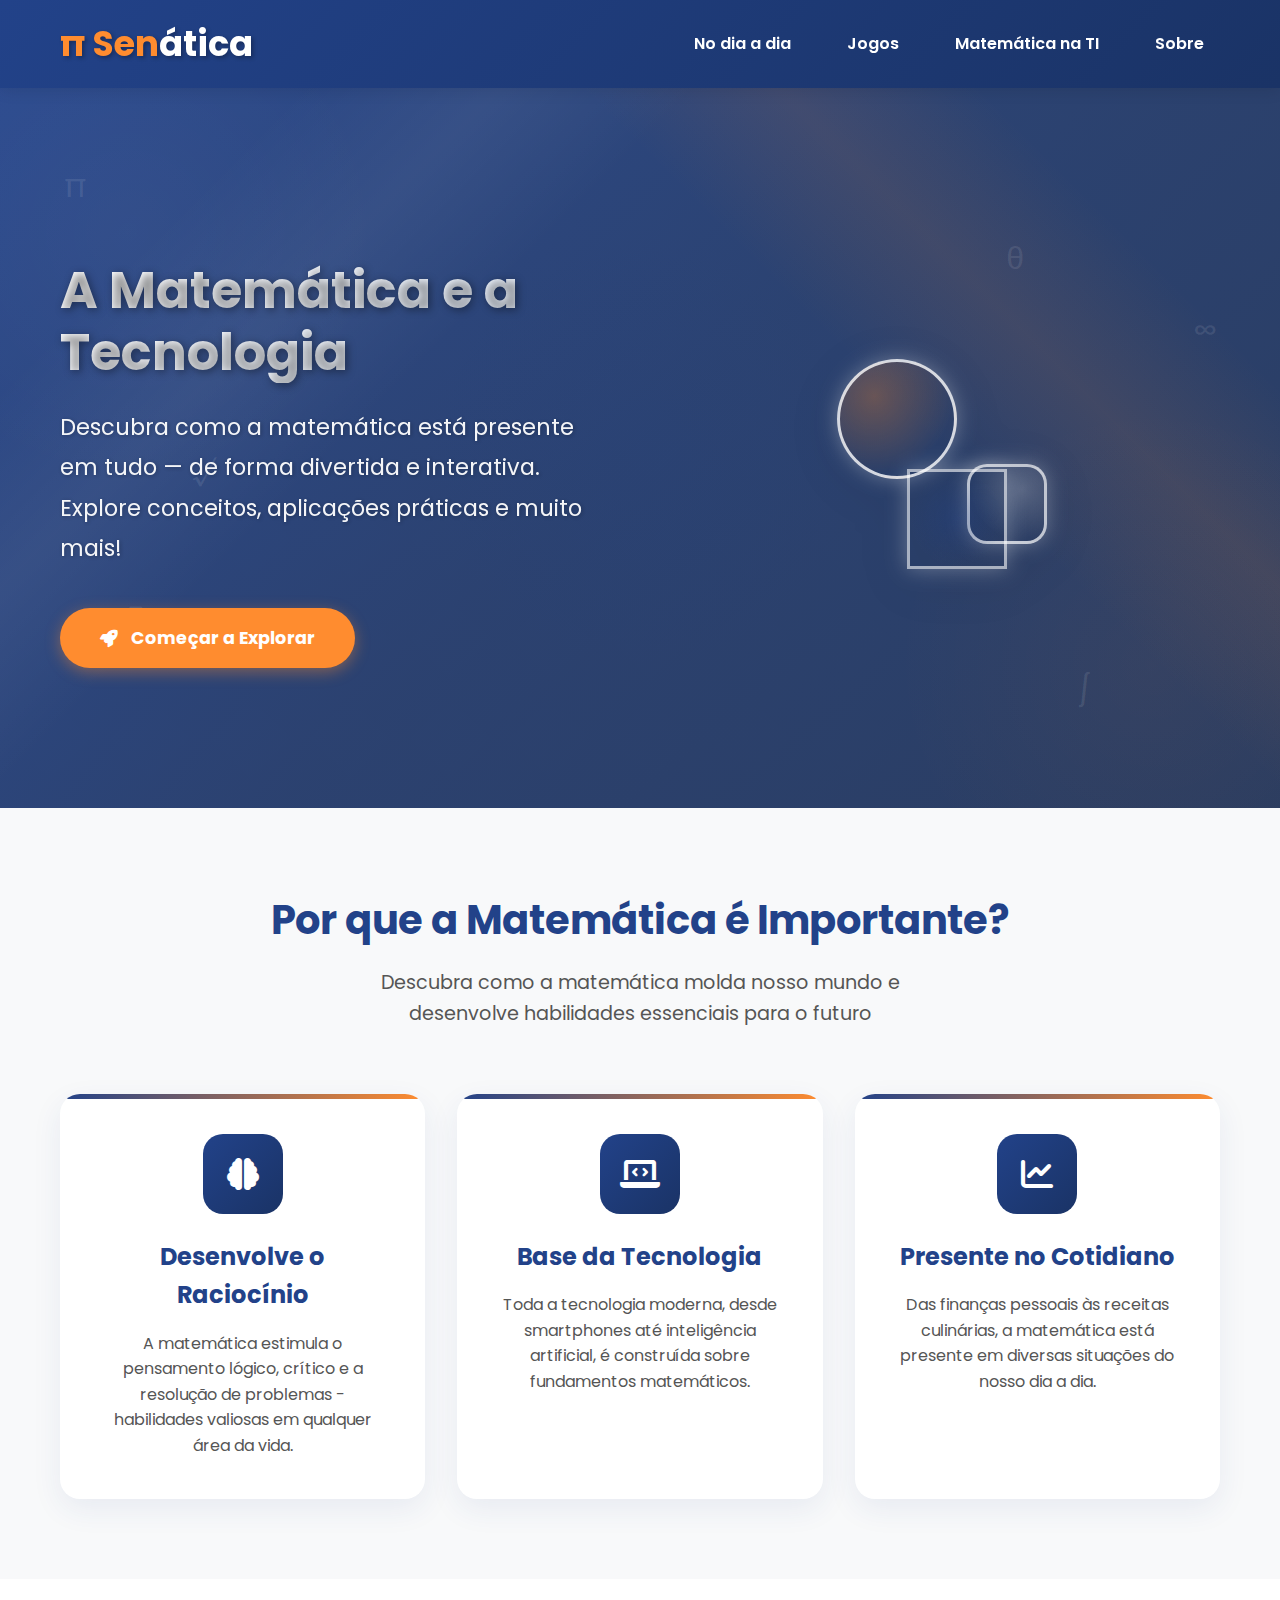
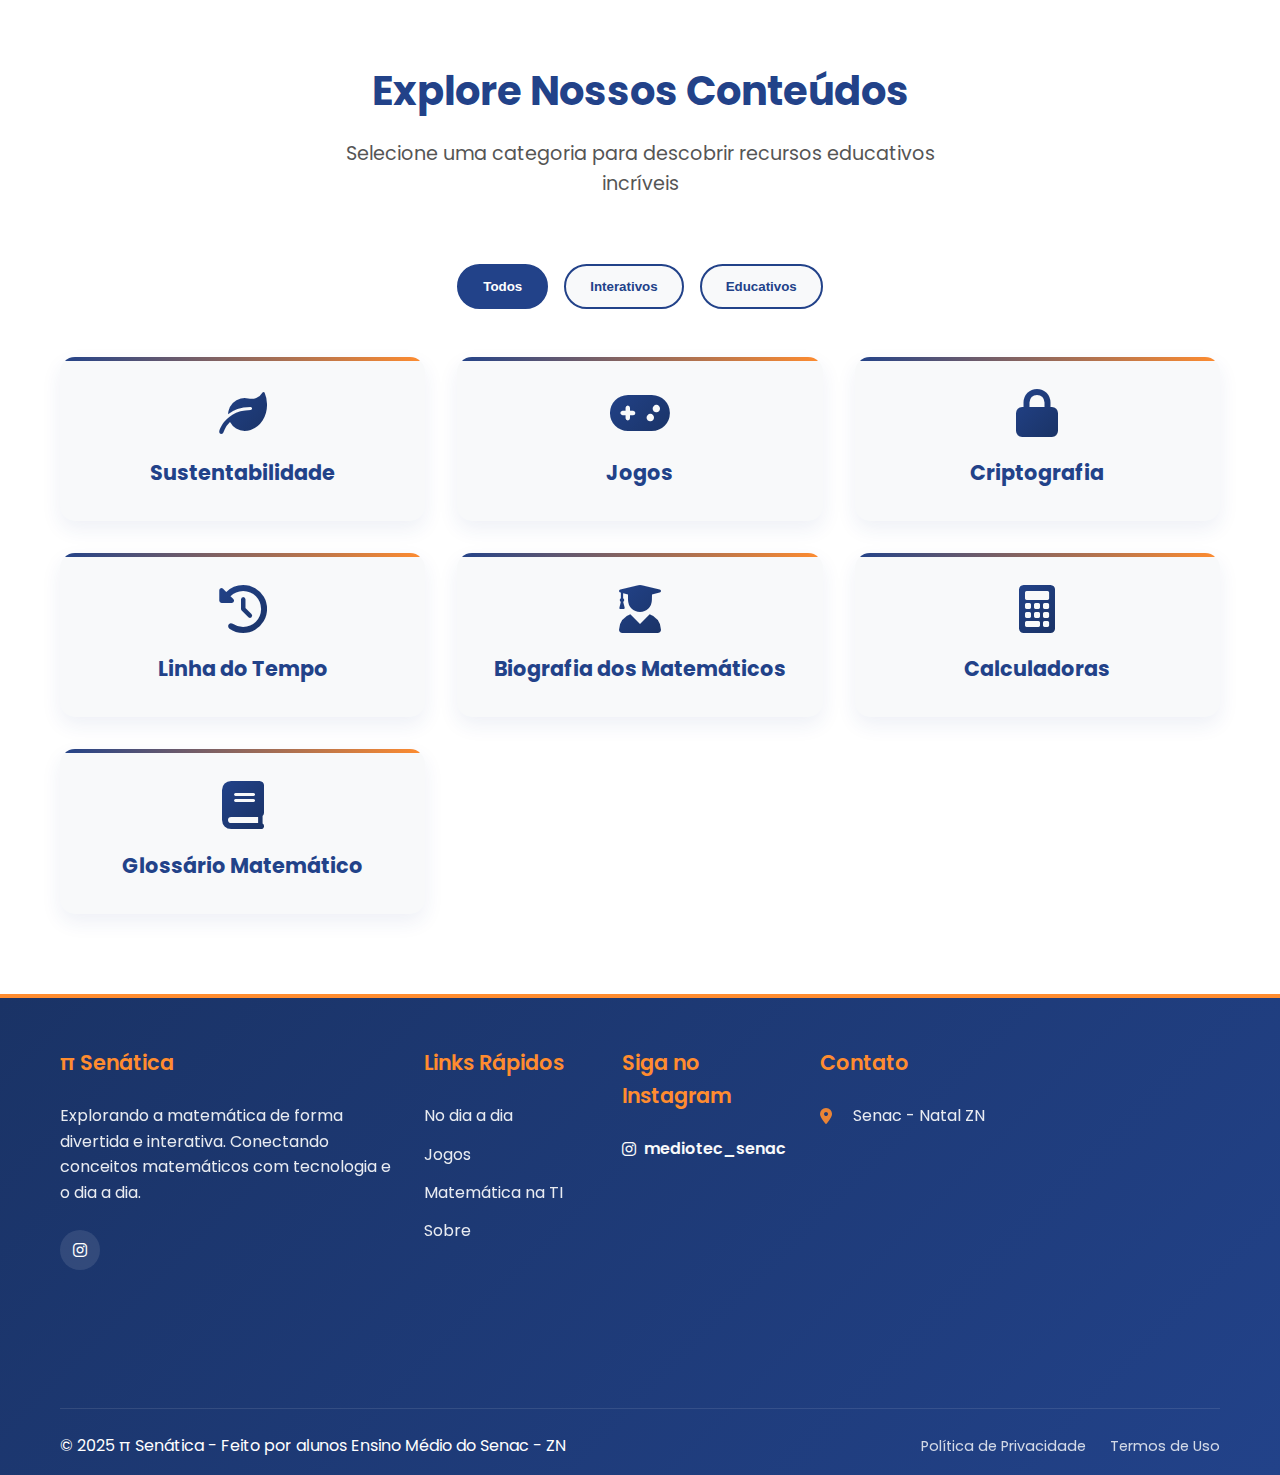
<file: index.html>
<!DOCTYPE html>
<html lang="pt-BR">

<head>
    <meta charset="UTF-8">
    <meta name="viewport" content="width=device-width, initial-scale=1.0">
    <title>π Senática - Matemática Conectada</title>
    <link href="https://fonts.googleapis.com/css2?family=Poppins:wght@400;600;700&display=swap" rel="stylesheet">
    <link rel="stylesheet" href="https://cdnjs.cloudflare.com/ajax/libs/font-awesome/6.0.0-beta3/css/all.min.css">
    <style>
        /* ===== VARIÁVEIS CSS PRINCIPAIS ===== */
        :root {
            /* Cores padrão */
            --primary-blue: #224289;
            --accent-orange: #FF8C2F;
            --footer-blue: #1A3366;
            --background-white: #FFFFFF;
            --body-background: #F8F9FA;
            --text-light-gray: #555555;
            --font-primary: 'Poppins', sans-serif;

            /* Tamanhos de fonte */
            --font-size-base: 16px;
            --font-size-large: 1.25rem;
            --font-size-xlarge: 1.5rem;
            --line-height-normal: 1.6;
            --line-height-loose: 1.8;
        }

        /* ===== ESTILOS GERAIS ===== */
        * {
            margin: 0;
            padding: 0;
            box-sizing: border-box;
        }

        body {
            font-family: var(--font-primary);
            background-color: var(--body-background);
            color: var(--text-light-gray);
            line-height: var(--line-height-normal);
            font-size: var(--font-size-base);
        }

        .container {
            max-width: 1200px;
            margin: 0 auto;
            padding: 0 20px;
        }

        /* ===== HEADER ===== */
        .main-header {
            background: linear-gradient(135deg, var(--primary-blue), var(--footer-blue));
            padding: 1rem 0;
            box-shadow: 0 2px 15px rgba(0, 0, 0, 0.1);
            position: sticky;
            top: 0;
            z-index: 999;
        }

        .header-content {
            display: flex;
            justify-content: space-between;
            align-items: center;
        }

        .logo {
            font-size: 2.2rem;
            font-weight: 700;
            color: var(--background-white);
            text-shadow: 2px 2px 4px rgba(0, 0, 0, 0.3);
        }

        .logo-pi {
            color: var(--accent-orange);
            font-weight: 700;
        }

        .main-nav ul {
            display: flex;
            list-style: none;
            gap: 1.5rem;
        }

        .main-nav a {
            color: var(--background-white);
            text-decoration: none;
            font-weight: 600;
            transition: all 0.3s ease;
            padding: 0.5rem 1rem;
            border-radius: 8px;
            font-size: 1rem;
        }

        .main-nav a:hover,
        .main-nav a:focus {
            color: var(--accent-orange);
            background: rgba(255, 255, 255, 0.1);
            transform: translateY(-2px);
            outline: 2px solid var(--accent-orange);
        }

        .main-nav a.active {
            background: rgba(255, 255, 255, 0.2);
            color: var(--accent-orange);
        }

        /* ===== HERO SECTION ATUALIZADA ===== */
        .hero-section {
            background: 
                linear-gradient(135deg, 
                    rgba(34, 66, 137, 0.95) 0%, 
                    rgba(26, 51, 102, 0.92) 50%, 
                    rgba(20, 40, 80, 0.9) 100%),
                url('data:image/svg+xml,<svg xmlns="http://www.w3.org/2000/svg" viewBox="0 0 100 100" width="100" height="100" opacity="0.1"><path d="M30,30 Q50,10 70,30 T90,50 T70,70 T50,90 T30,70 T10,50 T30,30 Z" fill="white"/></svg>') repeat,
                radial-gradient(circle at 20% 80%, rgba(255, 140, 47, 0.15) 0%, transparent 50%),
                radial-gradient(circle at 80% 20%, rgba(255, 255, 255, 0.1) 0%, transparent 50%);
            color: var(--background-white);
            padding: 6rem 0 4rem;
            position: relative;
            overflow: hidden;
            min-height: 80vh;
            display: flex;
            align-items: center;
        }

        .hero-section::before {
            content: '';
            position: absolute;
            top: 0;
            left: 0;
            width: 100%;
            height: 100%;
            background: 
                linear-gradient(45deg, transparent 65%, rgba(255, 140, 47, 0.1) 75%, transparent 85%),
                linear-gradient(-45deg, transparent 65%, rgba(255, 255, 255, 0.05) 75%, transparent 85%);
            animation: shine 8s ease-in-out infinite;
            z-index: 1;
        }

        .hero-section::after {
            content: '';
            position: absolute;
            top: 0;
            left: 0;
            width: 100%;
            height: 100%;
            background: 
                radial-gradient(circle at 10% 20%, rgba(255, 255, 255, 0.03) 0%, transparent 20%),
                radial-gradient(circle at 90% 80%, rgba(255, 140, 47, 0.05) 0%, transparent 20%),
                radial-gradient(circle at 50% 50%, rgba(34, 66, 137, 0.1) 0%, transparent 30%);
            z-index: 1;
        }

        .hero-content-wrapper {
            display: grid;
            grid-template-columns: 1fr 1fr;
            gap: 3rem;
            align-items: center;
            position: relative;
            z-index: 2;
        }

        .hero-text-content h1 {
            font-size: 3.2rem;
            font-weight: 700;
            margin-bottom: 1.5rem;
            line-height: 1.2;
            text-shadow: 2px 2px 8px rgba(0, 0, 0, 0.4);
            background: linear-gradient(135deg, #ffffff 0%, #e6f0ff 100%);
            -webkit-background-clip: text;
            -webkit-text-fill-color: transparent;
            background-clip: text;
            animation: fadeInUp 0.8s ease-out;
        }

        .hero-text-content p {
            font-size: 1.4rem;
            margin-bottom: 2.5rem;
            opacity: 0.95;
            line-height: var(--line-height-loose);
            text-shadow: 1px 1px 4px rgba(0, 0, 0, 0.3);
            animation: fadeInUp 0.8s ease-out 0.2s both;
        }

        .btn-primary {
            display: inline-flex;
            align-items: center;
            gap: 0.8rem;
            background: var(--accent-orange);
            color: var(--background-white);
            padding: 1rem 2.5rem;
            border-radius: 50px;
            text-decoration: none;
            font-weight: 700;
            transition: all 0.3s ease;
            border: none;
            cursor: pointer;
            font-size: 1.1rem;
            box-shadow: 0 4px 15px rgba(255, 140, 47, 0.4);
            position: relative;
            overflow: hidden;
            animation: fadeInUp 0.8s ease-out 0.4s both;
        }

        .btn-primary::before {
            content: '';
            position: absolute;
            top: 0;
            left: -100%;
            width: 100%;
            height: 100%;
            background: linear-gradient(90deg, transparent, rgba(255, 255, 255, 0.3), transparent);
            transition: left 0.5s ease;
        }

        .btn-primary:hover::before {
            left: 100%;
        }

        .btn-primary:hover,
        .btn-primary:focus {
            background: #e67e22;
            transform: translateY(-3px);
            box-shadow: 0 8px 25px rgba(255, 140, 47, 0.6);
            outline: 2px solid white;
        }

        .hero-visual {
            position: relative;
            height: 400px;
            display: flex;
            align-items: center;
            justify-content: center;
        }

        .math-animation {
            width: 350px;
            height: 350px;
            position: relative;
            filter: drop-shadow(0 10px 20px rgba(0, 0, 0, 0.3));
        }

        .math-shape {
            position: absolute;
            border: 3px solid rgba(255, 255, 255, 0.9);
            border-radius: 50%;
            animation: float 6s ease-in-out infinite;
            box-shadow: 0 0 20px rgba(255, 255, 255, 0.3);
        }

        .math-shape:nth-child(1) {
            width: 120px;
            height: 120px;
            top: 20%;
            left: 20%;
            animation-delay: 0s;
            border-color: rgba(255, 255, 255, 0.8);
            background: radial-gradient(circle at 30% 30%, rgba(255, 140, 47, 0.3), transparent 70%);
        }

        .math-shape:nth-child(2) {
            width: 80px;
            height: 80px;
            top: 50%;
            right: 20%;
            animation-delay: 1s;
            border-radius: 20px;
            border-color: rgba(255, 255, 255, 0.7);
            background: radial-gradient(circle at 70% 30%, rgba(255, 255, 255, 0.2), transparent 70%);
        }

        .math-shape:nth-child(3) {
            width: 100px;
            height: 100px;
            bottom: 20%;
            left: 40%;
            animation-delay: 2s;
            border-radius: 0;
            border-color: rgba(255, 255, 255, 0.6);
            background: radial-gradient(circle at 50% 50%, rgba(34, 66, 137, 0.3), transparent 70%);
        }

        .floating-elements {
            position: absolute;
            top: 0;
            left: 0;
            width: 100%;
            height: 100%;
            pointer-events: none;
        }

        .floating-element {
            position: absolute;
            color: rgba(255, 255, 255, 0.1);
            font-size: 2rem;
            animation: floatRandom 15s ease-in-out infinite;
        }

        .floating-element:nth-child(1) { top: 10%; left: 5%; animation-delay: 0s; }
        .floating-element:nth-child(2) { top: 70%; left: 10%; animation-delay: 2s; }
        .floating-element:nth-child(3) { top: 30%; right: 5%; animation-delay: 4s; }
        .floating-element:nth-child(4) { top: 80%; right: 15%; animation-delay: 6s; }
        .floating-element:nth-child(5) { top: 50%; left: 15%; animation-delay: 8s; }
        .floating-element:nth-child(6) { top: 20%; right: 20%; animation-delay: 10s; }

        @keyframes float {
            0%, 100% {
                transform: translateY(0) rotate(0deg);
            }
            50% {
                transform: translateY(-20px) rotate(5deg);
            }
        }

        @keyframes floatRandom {
            0%, 100% {
                transform: translate(0, 0) rotate(0deg) scale(1);
            }
            25% {
                transform: translate(20px, -15px) rotate(5deg) scale(1.1);
            }
            50% {
                transform: translate(-15px, 10px) rotate(-3deg) scale(0.9);
            }
            75% {
                transform: translate(10px, 20px) rotate(2deg) scale(1.05);
            }
        }

        @keyframes shine {
            0%, 100% {
                opacity: 0;
            }
            50% {
                opacity: 1;
            }
        }

        @keyframes fadeInUp {
            from {
                opacity: 0;
                transform: translateY(30px);
            }
            to {
                opacity: 1;
                transform: translateY(0);
            }
        }

        /* ===== SEÇÃO DE DESTAQUES ===== */
        .highlights-section {
            padding: 5rem 0;
            background: var(--body-background);
        }

        .section-header {
            text-align: center;
            margin-bottom: 4rem;
        }

        .section-header h2 {
            font-size: 2.5rem;
            color: var(--primary-blue);
            margin-bottom: 1rem;
        }

        .section-header p {
            font-size: 1.2rem;
            color: var(--text-light-gray);
            max-width: 600px;
            margin: 0 auto;
        }

        .highlights-grid {
            display: grid;
            grid-template-columns: repeat(auto-fit, minmax(300px, 1fr));
            gap: 2rem;
        }

        .highlight-card {
            background: var(--background-white);
            border-radius: 20px;
            padding: 2.5rem;
            box-shadow: 0 10px 30px rgba(34, 66, 137, 0.08);
            transition: all 0.4s ease;
            text-align: center;
            position: relative;
            overflow: hidden;
        }

        .highlight-card::before {
            content: '';
            position: absolute;
            top: 0;
            left: 0;
            width: 100%;
            height: 5px;
            background: linear-gradient(90deg, var(--primary-blue), var(--accent-orange));
        }

        .highlight-card:hover {
            transform: translateY(-10px);
            box-shadow: 0 20px 40px rgba(34, 66, 137, 0.15);
        }

        .highlight-icon {
            width: 80px;
            height: 80px;
            border-radius: 20px;
            background: linear-gradient(135deg, var(--primary-blue), var(--footer-blue));
            display: flex;
            align-items: center;
            justify-content: center;
            margin: 0 auto 1.5rem;
            color: white;
            font-size: 2rem;
        }

        .highlight-card h3 {
            color: var(--primary-blue);
            margin-bottom: 1rem;
            font-size: 1.5rem;
        }

        .highlight-card p {
            color: var(--text-light-gray);
            line-height: var(--line-height-normal);
        }

        /* ===== SEÇÃO DE RECURSOS ===== */
        .features-section {
            padding: 5rem 0;
            background: var(--background-white);
        }

        .categories-tabs {
            display: flex;
            justify-content: center;
            flex-wrap: wrap;
            gap: 1rem;
            margin-bottom: 3rem;
        }

        .category-tab {
            background: var(--body-background);
            border: 2px solid var(--primary-blue);
            color: var(--primary-blue);
            padding: 0.8rem 1.5rem;
            border-radius: 50px;
            cursor: pointer;
            transition: all 0.3s ease;
            font-weight: 600;
        }

        .category-tab:hover,
        .category-tab:focus,
        .category-tab.active {
            background: var(--primary-blue);
            color: var(--background-white);
            outline: none;
        }

        .cards-grid {
            display: grid;
            grid-template-columns: repeat(auto-fill, minmax(280px, 1fr));
            gap: 2rem;
        }

        .card-link {
            text-decoration: none;
            color: inherit;
            transition: transform 0.3s ease;
        }

        .card-link:hover,
        .card-link:focus {
            transform: scale(1.05);
            outline: none;
        }

        .card {
            background: var(--body-background);
            border-radius: 15px;
            padding: 2rem;
            text-align: center;
            box-shadow: 0 8px 20px rgba(34, 66, 137, 0.08);
            transition: all 0.3s ease;
            height: 100%;
            display: flex;
            flex-direction: column;
            align-items: center;
            justify-content: center;
            position: relative;
            overflow: hidden;
        }

        .card::before {
            content: '';
            position: absolute;
            top: 0;
            left: 0;
            width: 100%;
            height: 4px;
            background: linear-gradient(90deg, var(--primary-blue), var(--accent-orange));
        }

        .card:hover {
            transform: translateY(-8px);
            box-shadow: 0 15px 35px rgba(34, 66, 137, 0.12);
        }

        .card .icon {
            font-size: 3rem;
            margin-bottom: 1.2rem;
            background: linear-gradient(135deg, var(--primary-blue), var(--footer-blue));
            -webkit-background-clip: text;
            -webkit-text-fill-color: transparent;
            background-clip: text;
        }

        .card span {
            font-size: 1.3rem;
            font-weight: 700;
            color: var(--primary-blue);
            display: block;
        }

        /* ===== FOOTER ===== */
        .main-footer {
            background: linear-gradient(135deg, var(--footer-blue), var(--primary-blue));
            color: var(--background-white);
            padding: 3rem 0 1rem;
            border-top: 4px solid var(--accent-orange);
        }

        .footer-content {
            display: grid;
            grid-template-columns: 2fr 1fr 1fr 1.5fr;
            gap: 2rem;
            margin-bottom: 2rem;
        }

        .footer-section h3 {
            color: var(--accent-orange);
            margin-bottom: 1.5rem;
            font-size: 1.3rem;
            font-weight: 600;
        }

        .footer-description {
            margin-bottom: 1.5rem;
            line-height: 1.6;
            opacity: 0.9;
        }

        .social-links {
            display: flex;
            gap: 1rem;
        }

        .social-link {
            display: flex;
            align-items: center;
            justify-content: center;
            width: 40px;
            height: 40px;
            background: rgba(255, 255, 255, 0.1);
            border-radius: 50%;
            color: white;
            text-decoration: none;
            transition: all 0.3s ease;
        }

        .social-link:hover {
            background: var(--accent-orange);
            transform: translateY(-3px);
        }

        .footer-links {
            list-style: none;
        }

        .footer-links li {
            margin-bottom: 0.8rem;
        }

        .footer-links a {
            color: var(--background-white);
            text-decoration: none;
            transition: all 0.3s ease;
            opacity: 0.9;
        }

        .footer-links a:hover {
            color: var(--accent-orange);
            padding-left: 5px;
        }

        .instagram-feed {
            display: grid;
            grid-template-columns: repeat(3, 1fr);
            gap: 0.5rem;
            margin-bottom: 1rem;
        }

        .instagram-item {
            aspect-ratio: 1;
            border-radius: 8px;
            overflow: hidden;
            background: rgba(255, 255, 255, 0.1);
            display: flex;
            align-items: center;
            justify-content: center;
        }

        .instagram-item img {
            width: 100%;
            height: 100%;
            object-fit: cover;
        }

        .instagram-link {
            display: inline-flex;
            align-items: center;
            gap: 0.5rem;
            color: var(--body-background);
            text-decoration: none;
            font-weight: 600;
            transition: all 0.3s ease;
        }

        .instagram-link:hover {
            transform: translateY(-2px);
        }

        .contact-info {
            margin-bottom: 1.5rem;
        }

        .contact-item {
            display: flex;
            align-items: center;
            gap: 0.8rem;
            margin-bottom: 1rem;
            opacity: 0.9;
        }

        .contact-item i {
            color: var(--accent-orange);
            width: 20px;
        }

        .mapa {
            width: 400px;
            height: 200px;
        }

        .footer-bottom {
            border-top: 1px solid rgba(255, 255, 255, 0.1);
            padding-top: 1.5rem;
        }

        .footer-bottom-content {
            display: flex;
            justify-content: space-between;
            align-items: center;
        }

        .footer-bottom-links {
            display: flex;
            gap: 1.5rem;
        }

        .footer-bottom-links a {
            color: var(--background-white);
            text-decoration: none;
            font-size: 0.9rem;
            opacity: 0.8;
            transition: all 0.3s ease;
        }

        .footer-bottom-links a:hover {
            color: var(--accent-orange);
            opacity: 1;
        }

        /* ===== RESPONSIVIDADE ===== */
        @media (max-width: 1024px) {
            .hero-content-wrapper {
                grid-template-columns: 1fr;
                text-align: center;
            }

            .hero-text-content h1 {
                font-size: 2.8rem;
            }

            .footer-content {
                grid-template-columns: 1fr 1fr;
                gap: 2.5rem;
            }
        }

        @media (max-width: 768px) {
            .header-content {
                flex-direction: column;
                gap: 1.5rem;
            }

            .main-nav ul {
                flex-wrap: wrap;
                justify-content: center;
                gap: 1rem;
            }

            .hero-text-content h1 {
                font-size: 2.3rem;
            }

            .hero-text-content p {
                font-size: 1.2rem;
            }

            .section-header h2 {
                font-size: 2rem;
            }

            .categories-tabs {
                gap: 0.5rem;
            }

            .category-tab {
                padding: 0.6rem 1.2rem;
                font-size: 0.9rem;
            }

            .cards-grid {
                grid-template-columns: repeat(auto-fill, minmax(250px, 1fr));
            }

            .footer-content {
                grid-template-columns: 1fr;
                gap: 2rem;
            }

            .footer-bottom-content {
                flex-direction: column;
                gap: 1rem;
                text-align: center;
            }

            .math-animation {
                width: 280px;
                height: 280px;
            }

            .math-shape:nth-child(1) {
                width: 100px;
                height: 100px;
            }

            .math-shape:nth-child(2) {
                width: 70px;
                height: 70px;
            }

            .math-shape:nth-child(3) {
                width: 80px;
                height: 80px;
            }
        }

        @media (max-width: 480px) {
            .hero-text-content h1 {
                font-size: 2rem;
            }

            .btn-primary {
                padding: 0.8rem 2rem;
                font-size: 1rem;
            }

            .cards-grid {
                grid-template-columns: 1fr;
            }

            .instagram-feed {
                grid-template-columns: repeat(2, 1fr);
            }

            .math-animation {
                width: 250px;
                height: 250px;
            }

            .floating-element {
                font-size: 1.5rem;
            }

            .hero-visual {
                height: 300px;
            }
        }
    </style>
</head>

<body>
    <header class="main-header">
        <div class="container header-content">
            <h1 class="logo">
                <a href="index.html" style="text-decoration: none; color: inherit;">
                    <span class="logo-pi">π Sen</span>ática
                </a>
            </h1>
            <nav class="main-nav" aria-label="Navegação principal">
                <ul>
                    <li><a href="paginas/dia-a-dia.html">No dia a dia</a></li>
                    <li><a href="jogos/jogos.html">Jogos</a></li>
                    <li><a href="paginas/matematica-ti.html">Matemática na TI</a></li>
                    <li><a href="paginas/sobre.html">Sobre</a></li>
                </ul>
            </nav>
        </div>
    </header>

    <main id="main-content">
        <section class="hero-section">
            <div class="floating-elements">
                <div class="floating-element">π</div>
                <div class="floating-element">∑</div>
                <div class="floating-element">∞</div>
                <div class="floating-element">∫</div>
                <div class="floating-element">√</div>
                <div class="floating-element">θ</div>
            </div>
            <div class="container hero-content-wrapper">
                <div class="hero-text-content">
                    <h1>A Matemática e a Tecnologia</h1>
                    <p>Descubra como a matemática está presente em tudo — de forma divertida e interativa. Explore
                        conceitos, aplicações práticas e muito mais!</p>
                    <a href="#features" class="btn-primary">
                        <i class="fas fa-rocket"></i> Começar a Explorar
                    </a>
                </div>
                <div class="hero-visual">
                    <div class="math-animation">
                        <div class="math-shape"></div>
                        <div class="math-shape"></div>
                        <div class="math-shape"></div>
                    </div>
                </div>
            </div>
        </section>

        <section class="highlights-section">
            <div class="container">
                <div class="section-header">
                    <h2>Por que a Matemática é Importante?</h2>
                    <p>Descubra como a matemática molda nosso mundo e desenvolve habilidades essenciais para o futuro
                    </p>
                </div>
                <div class="highlights-grid">
                    <div class="highlight-card">
                        <div class="highlight-icon">
                            <i class="fas fa-brain"></i>
                        </div>
                        <h3>Desenvolve o Raciocínio</h3>
                        <p>A matemática estimula o pensamento lógico, crítico e a resolução de problemas - habilidades
                            valiosas em qualquer área da vida.</p>
                    </div>
                    <div class="highlight-card">
                        <div class="highlight-icon">
                            <i class="fas fa-laptop-code"></i>
                        </div>
                        <h3>Base da Tecnologia</h3>
                        <p>Toda a tecnologia moderna, desde smartphones até inteligência artificial, é construída sobre
                            fundamentos matemáticos.</p>
                    </div>
                    <div class="highlight-card">
                        <div class="highlight-icon">
                            <i class="fas fa-chart-line"></i>
                        </div>
                        <h3>Presente no Cotidiano</h3>
                        <p>Das finanças pessoais às receitas culinárias, a matemática está presente em diversas
                            situações do nosso dia a dia.</p>
                    </div>
                </div>
            </div>
        </section>

        <section class="features-section" id="features">
            <div class="container">
                <div class="section-header">
                    <h2>Explore Nossos Conteúdos</h2>
                    <p>Selecione uma categoria para descobrir recursos educativos incríveis</p>
                </div>

                <div class="categories-tabs">
                    <button class="category-tab active" data-category="all">Todos</button>
                    <button class="category-tab" data-category="interativo">Interativos</button>
                    <button class="category-tab" data-category="educativo">Educativos</button>
                </div>

                <div class="cards-grid">
                    <a href="paginas/sustentabilidade.html" class="card-link" data-category="educativo">
                        <div class="card">
                            <i class="fas fa-leaf icon"></i>
                            <span>Sustentabilidade</span>
                        </div>
                    </a>
                    <a href="jogos/jogos.html" class="card-link" data-category="interativo">
                        <div class="card">
                            <i class="fas fa-gamepad icon"></i>
                            <span>Jogos</span>
                        </div>
                    </a>
                    <a href="paginas/matematica-ti.html" class="card-link" data-category="educativo">
                        <div class="card">
                            <i class="fas fa-lock icon"></i>
                            <span>Criptografia</span>
                        </div>
                    </a>
                    <a href="paginas/linhaTempo.html" class="card-link" data-category="educativo">
                        <div class="card">
                            <i class="fas fa-history icon"></i>
                            <span>Linha do Tempo</span>
                        </div>
                    </a>
                    <a href="paginas/biografias.html" class="card-link" data-category="educativo">
                        <div class="card">
                            <i class="fas fa-user-graduate icon"></i>
                            <span>Biografia dos Matemáticos</span>
                        </div>
                    </a>
                    <a href="paginas/calculadora.html" class="card-link" data-category="interativo">
                        <div class="card">
                            <i class="fas fa-calculator icon"></i>
                            <span>Calculadoras</span>
                        </div>
                    </a>
                    <a href="paginas/glossario.html" class="card-link" data-category="educativo">
                        <div class="card">
                            <i class="fas fa-book icon"></i>
                            <span>Glossário Matemático</span>
                        </div>
                    </a>
                </div>
            </div>
        </section>
    </main>

    <footer class="main-footer">
        <div class="container">
            <div class="footer-content">
                <div class="footer-section">
                    <h3>π Senática</h3>
                    <p class="footer-description">
                        Explorando a matemática de forma divertida e interativa.
                        Conectando conceitos matemáticos com tecnologia e o dia a dia.
                    </p>
                    <div class="social-links">
                        <a href="https://www.instagram.com/mediotec_zn?igsh=MXVrb2U5NHhqOXp0dg==" class="social-link"
                            aria-label="Instagram" target="_blank">
                            <i class="fab fa-instagram"></i>
                        </a>
                    </div>
                </div>

                <div class="footer-section">
                    <h3>Links Rápidos</h3>
                    <ul class="footer-links">
                        <li><a href="paginas/dia-a-dia.html">No dia a dia</a></li>
                        <li><a href="jogos/jogos.html">Jogos</a></li>
                        <li><a href="paginas/matematica-ti.html">Matemática na TI</a></li>
                        <li><a href="paginas/sobre.html">Sobre</a></li>
                    </ul>
                </div>

                <div class="footer-section">
                    <h3>Siga no Instagram</h3>
                    <a href="https://www.instagram.com/mediotec_zn?igsh=MXVrb2U5NHhqOXp0dg==" class="instagram-link"
                        target="_blank">
                        <i class="fab fa-instagram"></i>
                        mediotec_senac
                    </a>
                </div>

                <div class="footer-section">
                    <h3>Contato</h3>
                    <div class="contact-info">
                        <div class="contact-item">
                            <i class="fas fa-map-marker-alt"></i>
                            <span>Senac - Natal ZN</span>
                        </div>
                        <iframe class="mapa"
                            src="https://www.google.com/maps/embed?pb=!1m18!1m12!1m3!1d3969.6791959695765!2d-35.25232932525346!3d-5.759227194223162!2m3!1f0!2f0!3f0!3m2!1i1024!2i768!4f13.1!3m3!1m2!1s0x7b3000f905e8f9b%3A0x40d887981a0ce129!2sSenac%20Zona%20Norte!5e0!3m2!1spt-BR!2sbr!4v1760633148533!5m2!1spt-BR!2sbr"
                            width="600" height="450" style="border:0;" allowfullscreen="" loading="lazy"
                            referrerpolicy="no-referrer-when-downgrade"></iframe>
                    </div>
                </div>
            </div>

            <div class="footer-bottom">
                <div class="footer-bottom-content">
                    <p>&copy; 2025 π Senática - Feito por alunos Ensino Médio do Senac - ZN</p>
                    <div class="footer-bottom-links">
                        <a href="paginas/politica-privacidade.html">Política de Privacidade</a>
                        <a href="paginas/termo-uso.html">Termos de Uso</a>
                    </div>
                </div>
            </div>
        </div>
    </footer>

    <script>
        // Filtros de Categorias
        document.addEventListener('DOMContentLoaded', function () {
            const categoryTabs = document.querySelectorAll('.category-tab');
            const cardLinks = document.querySelectorAll('.card-link');

            categoryTabs.forEach(tab => {
                tab.addEventListener('click', function () {
                    // Ativa a aba clicada
                    categoryTabs.forEach(t => t.classList.remove('active'));
                    this.classList.add('active');

                    const category = this.dataset.category;

                    // Filtra os cards
                    cardLinks.forEach(card => {
                        if (category === 'all' || card.dataset.category.includes(category)) {
                            card.style.display = 'block';
                        } else {
                            card.style.display = 'none';
                        }
                    });
                });
            });

            // Animações suaves para links internos
            document.querySelectorAll('a[href^="#"]').forEach(anchor => {
                anchor.addEventListener('click', function (e) {
                    e.preventDefault();
                    const target = document.querySelector(this.getAttribute('href'));
                    if (target) {
                        target.scrollIntoView({
                            behavior: 'smooth',
                            block: 'start'
                        });
                    }
                });
            });
        });
    </script>
</body>

</html>
</file>
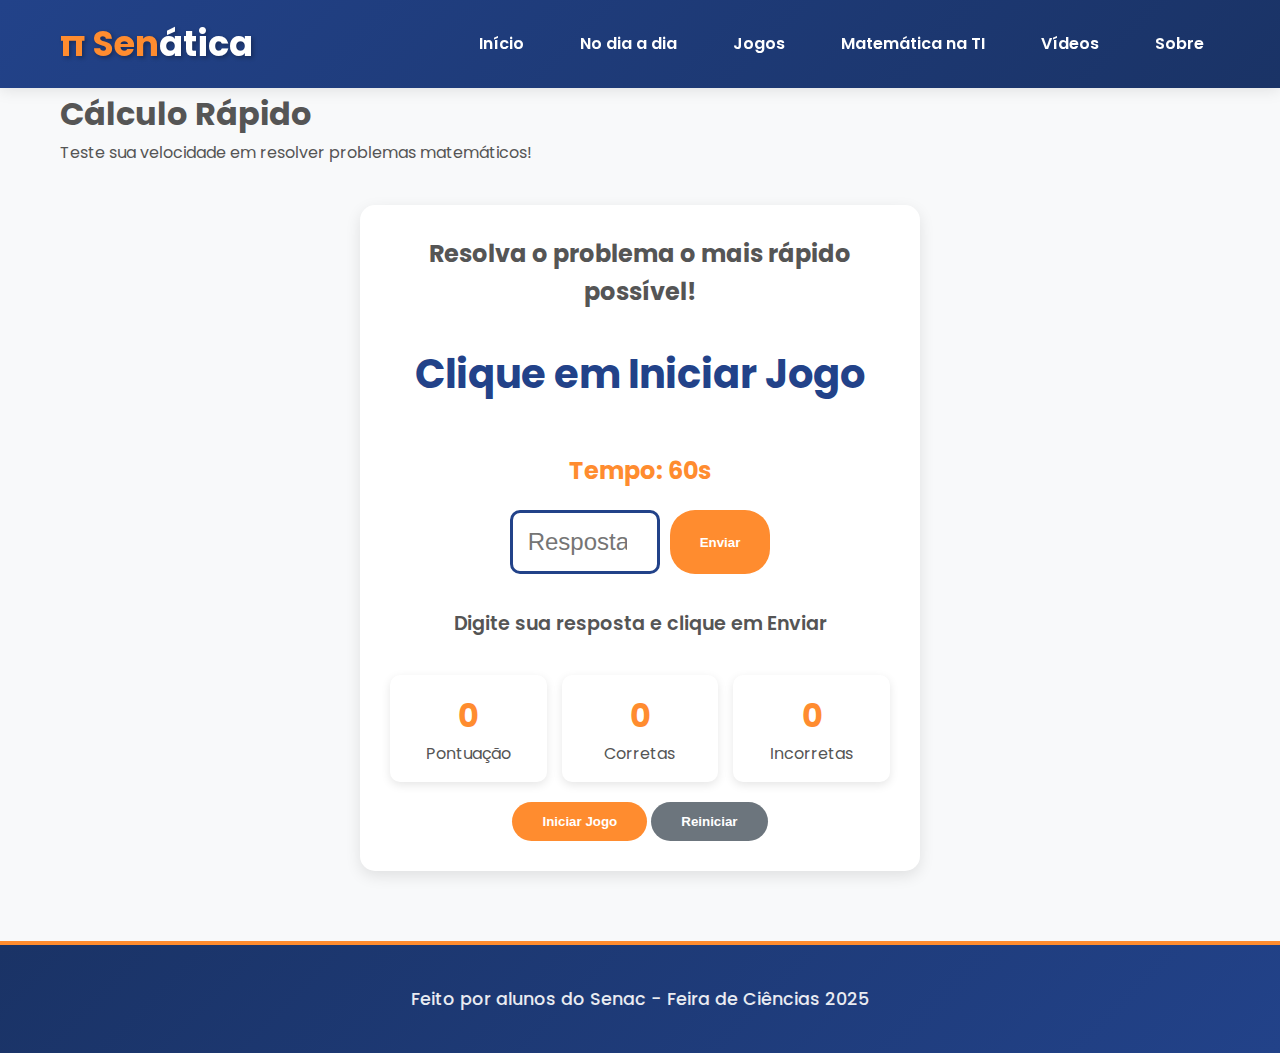
<file: jogos/calculo-rapido.html>
<!DOCTYPE html>
<html lang="pt-BR">
<head>
    <meta charset="UTF-8">
    <meta name="viewport" content="width=device-width, initial-scale=1.0">
    <title>Cálculo Rápido - π Senática</title>
    <link rel="stylesheet" href="../styles.css">
    <link href="https://fonts.googleapis.com/css2?family=Poppins:wght@400;600;700&display=swap" rel="stylesheet">
    <link rel="stylesheet" href="https://cdnjs.cloudflare.com/ajax/libs/font-awesome/6.0.0-beta3/css/all.min.css">
    <style>
        .game-container {
            padding: 40px 20px;
            max-width: 600px;
            margin: 0 auto;
            text-align: center;
        }

        .game-info {
            background: var(--background-white);
            padding: 30px;
            border-radius: 15px;
            box-shadow: 0 5px 15px rgba(0,0,0,0.1);
            margin-bottom: 30px;
        }

        .problem-display {
            font-size: 2.5em;
            font-weight: bold;
            color: var(--primary-blue);
            margin: 30px 0;
            min-height: 80px;
        }

        .input-group {
            display: flex;
            gap: 10px;
            justify-content: center;
            margin: 20px 0;
        }

        .answer-input {
            width: 150px;
            padding: 15px;
            font-size: 1.5em;
            text-align: center;
            border: 3px solid var(--primary-blue);
            border-radius: 10px;
        }

        .timer {
            font-size: 1.5em;
            font-weight: bold;
            color: var(--accent-orange);
            margin: 15px 0;
        }

        .stats {
            display: grid;
            grid-template-columns: repeat(3, 1fr);
            gap: 15px;
            margin: 20px 0;
        }

        .stat-item {
            background: var(--background-white);
            padding: 15px;
            border-radius: 10px;
            box-shadow: 0 3px 10px rgba(0,0,0,0.1);
        }

        .stat-value {
            font-size: 2em;
            font-weight: bold;
            color: var(--accent-orange);
        }

        .feedback {
            margin: 20px 0;
            padding: 15px;
            border-radius: 10px;
            font-size: 1.2em;
            font-weight: 600;
        }

        .feedback.correct {
            background: #d4edda;
            color: #155724;
            border: 2px solid #c3e6cb;
        }

        .feedback.incorrect {
            background: #f8d7da;
            color: #721c24;
            border: 2px solid #f5c6cb;
        }
    </style>
</head>
<body>
    <header class="main-header">
        <div class="container header-content">
            <h1 class="logo">
                <a href="../index.html" style="text-decoration: none; color: inherit;">
                    <span class="logo-pi">π Sen</span>ática
                </a>
            </h1>
            <nav class="main-nav">
                <ul>
                    <li><a href="../index.html">Início</a></li>
                    <li><a href="../paginas/dia-a-dia.html">No dia a dia</a></li>
                    <li><a href="jogos.html">Jogos</a></li>
                    <li><a href="../paginas/matematica-ti.html">Matemática na TI</a></li>
                    <li><a href="../paginas/videos.html">Vídeos</a></li>
                    <li><a href="../paginas/sobre.html">Sobre</a></li>
                </ul>
            </nav>
        </div>
    </header>

    <main>
        <section class="page-hero">
            <div class="container">
                <h1>Cálculo Rápido</h1>
                <p>Teste sua velocidade em resolver problemas matemáticos!</p>
            </div>
        </section>

        <section class="game-container">
            <div class="game-info">
                <h2>Resolva o problema o mais rápido possível!</h2>
                
                <div class="problem-display" id="problemDisplay">
                    <!-- Problema será gerado aqui -->
                </div>

                <div class="timer" id="timer">Tempo: 60s</div>

                <div class="input-group">
                    <input type="number" id="answerInput" class="answer-input" placeholder="Resposta">
                    <button onclick="checkAnswer()" class="btn-game">Enviar</button>
                </div>

                <div class="feedback" id="feedback">
                    Digite sua resposta e clique em Enviar
                </div>

                <div class="stats">
                    <div class="stat-item">
                        <div class="stat-value" id="scoreDisplay">0</div>
                        <div>Pontuação</div>
                    </div>
                    <div class="stat-item">
                        <div class="stat-value" id="correctCount">0</div>
                        <div>Corretas</div>
                    </div>
                    <div class="stat-item">
                        <div class="stat-value" id="incorrectCount">0</div>
                        <div>Incorretas</div>
                    </div>
                </div>

                <div class="game-controls">
                    <button onclick="startGame()" class="btn-game" id="startButton">Iniciar Jogo</button>
                    <button onclick="resetGame()" class="btn-game" style="background: #6c757d;">Reiniciar</button>
                </div>
            </div>
        </section>
    </main>

    <footer class="main-footer">
        <div class="container footer-text">
            <p>Feito por alunos do Senac - Feira de Ciências 2025</p>
        </div>
    </footer>

    <script>
        let score = 0;
        let correctAnswers = 0;
        let incorrectAnswers = 0;
        let timeLeft = 60;
        let timerInterval;
        let currentProblem = {};
        let gameActive = false;

        const operations = ['+', '-', '*'];

        function generateProblem() {
            const num1 = Math.floor(Math.random() * 20) + 1;
            const num2 = Math.floor(Math.random() * 20) + 1;
            const operation = operations[Math.floor(Math.random() * operations.length)];
            
            let answer;
            switch(operation) {
                case '+':
                    answer = num1 + num2;
                    break;
                case '-':
                    answer = num1 - num2;
                    break;
                case '*':
                    answer = num1 * num2;
                    break;
            }

            currentProblem = {
                num1: num1,
                num2: num2,
                operation: operation,
                answer: answer
            };

            document.getElementById('problemDisplay').textContent = `${num1} ${operation} ${num2} = ?`;
        }

        function checkAnswer() {
            if (!gameActive) return;

            const userAnswer = parseInt(document.getElementById('answerInput').value);
            const feedback = document.getElementById('feedback');

            if (isNaN(userAnswer)) {
                feedback.textContent = 'Por favor, digite um número válido';
                feedback.className = 'feedback';
                return;
            }

            if (userAnswer === currentProblem.answer) {
                score += 10;
                correctAnswers++;
                feedback.textContent = '✅ Correto! +10 pontos';
                feedback.className = 'feedback correct';
            } else {
                incorrectAnswers++;
                feedback.textContent = `❌ Incorreto! A resposta era ${currentProblem.answer}`;
                feedback.className = 'feedback incorrect';
            }

            updateStats();
            document.getElementById('answerInput').value = '';
            generateProblem();
        }

        function updateStats() {
            document.getElementById('scoreDisplay').textContent = score;
            document.getElementById('correctCount').textContent = correctAnswers;
            document.getElementById('incorrectCount').textContent = incorrectAnswers;
        }

        function startTimer() {
            timerInterval = setInterval(() => {
                timeLeft--;
                document.getElementById('timer').textContent = `Tempo: ${timeLeft}s`;

                if (timeLeft <= 0) {
                    endGame();
                }
            }, 1000);
        }

        function startGame() {
            gameActive = true;
            score = 0;
            correctAnswers = 0;
            incorrectAnswers = 0;
            timeLeft = 60;
            
            document.getElementById('startButton').disabled = true;
            document.getElementById('answerInput').focus();
            
            updateStats();
            generateProblem();
            startTimer();
        }

        function endGame() {
            gameActive = false;
            clearInterval(timerInterval);
            
            document.getElementById('startButton').disabled = false;
            document.getElementById('feedback').textContent = `Fim de jogo! Sua pontuação final: ${score}`;
            document.getElementById('problemDisplay').textContent = 'Jogo encerrado';
        }

        function resetGame() {
            clearInterval(timerInterval);
            gameActive = false;
            score = 0;
            correctAnswers = 0;
            incorrectAnswers = 0;
            timeLeft = 60;
            
            document.getElementById('startButton').disabled = false;
            document.getElementById('timer').textContent = 'Tempo: 60s';
            document.getElementById('feedback').textContent = 'Digite sua resposta e clique em Enviar';
            document.getElementById('problemDisplay').textContent = 'Clique em Iniciar Jogo';
            document.getElementById('answerInput').value = '';
            
            updateStats();
        }

        // Permitir enviar com Enter
        document.getElementById('answerInput').addEventListener('keypress', function(e) {
            if (e.key === 'Enter') {
                checkAnswer();
            }
        });

        // Inicializar o jogo
        document.addEventListener('DOMContentLoaded', function() {
            document.getElementById('problemDisplay').textContent = 'Clique em Iniciar Jogo';
        });
    </script>
</body>
</html>
</file>
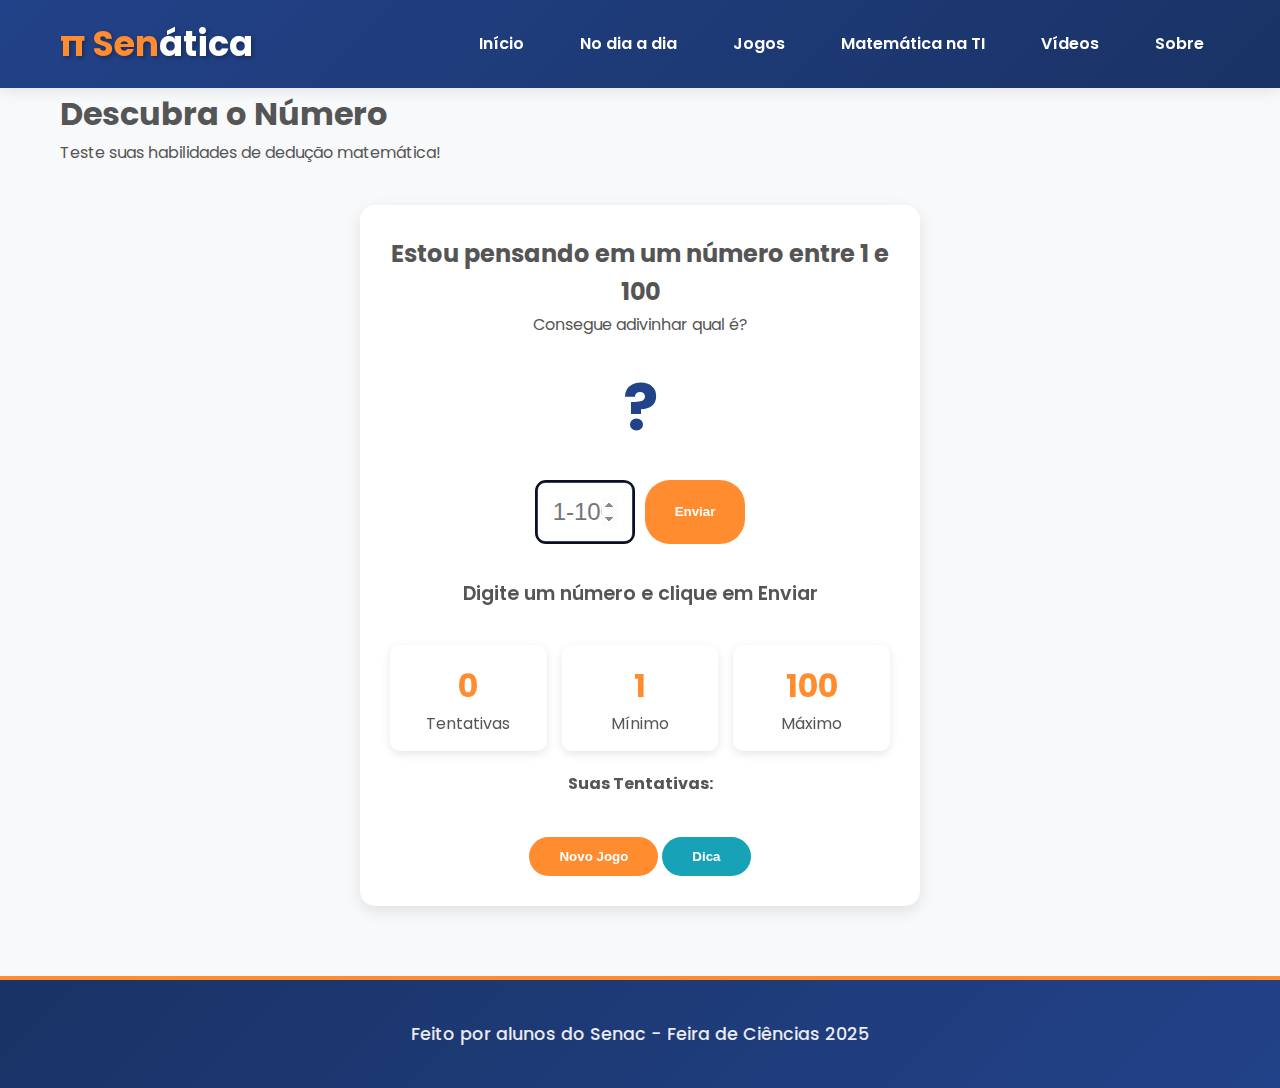
<file: jogos/descubra-numero.html>
<!DOCTYPE html>
<html lang="pt-BR">
<head>
    <meta charset="UTF-8">
    <meta name="viewport" content="width=device-width, initial-scale=1.0">
    <title>Descubra o Número - π Senática</title>
    <link rel="stylesheet" href="../styles.css">
    <link href="https://fonts.googleapis.com/css2?family=Poppins:wght@400;600;700&display=swap" rel="stylesheet">
    <link rel="stylesheet" href="https://cdnjs.cloudflare.com/ajax/libs/font-awesome/6.0.0-beta3/css/all.min.css">
    <style>
        .game-container {
            padding: 40px 20px;
            max-width: 600px;
            margin: 0 auto;
            text-align: center;
        }

        .game-info {
            background: var(--background-white);
            padding: 30px;
            border-radius: 15px;
            box-shadow: 0 5px 15px rgba(0,0,0,0.1);
            margin-bottom: 30px;
        }

        .number-display {
            font-size: 4em;
            font-weight: bold;
            color: var(--primary-blue);
            margin: 20px 0;
            min-height: 80px;
        }

        .input-group {
            display: flex;
            gap: 10px;
            justify-content: center;
            margin: 20px 0;
        }

        .number-input {
            width: 100px;
            padding: 15px;
            font-size: 1.5em;
            text-align: center;
            border: 3px solid var(--primary-blue);
            border-radius: 10px;
        }

        .feedback {
            margin: 20px 0;
            padding: 15px;
            border-radius: 10px;
            font-size: 1.2em;
            font-weight: 600;
        }

        .feedback.high {
            background: #fff3cd;
            color: #856404;
            border: 2px solid #ffeaa7;
        }

        .feedback.low {
            background: #d1ecf1;
            color: #0c5460;
            border: 2px solid #bee5eb;
        }

        .feedback.correct {
            background: #d4edda;
            color: #155724;
            border: 2px solid #c3e6cb;
        }

        .attempts-list {
            max-height: 200px;
            overflow-y: auto;
            margin: 20px 0;
            text-align: left;
        }

        .attempt-item {
            padding: 8px 12px;
            margin: 5px 0;
            background: #f8f9fa;
            border-radius: 5px;
            border-left: 4px solid var(--primary-blue);
        }

        .stats {
            display: grid;
            grid-template-columns: repeat(3, 1fr);
            gap: 15px;
            margin: 20px 0;
        }

        .stat-item {
            background: var(--background-white);
            padding: 15px;
            border-radius: 10px;
            box-shadow: 0 3px 10px rgba(0,0,0,0.1);
        }

        .stat-value {
            font-size: 2em;
            font-weight: bold;
            color: var(--accent-orange);
        }
    </style>
</head>
<body>
    <header class="main-header">
        <div class="container header-content">
            <h1 class="logo">
                <a href="../index.html" style="text-decoration: none; color: inherit;">
                    <span class="logo-pi">π Sen</span>ática
                </a>
            </h1>
            <nav class="main-nav">
                <ul>
                    <li><a href="../index.html">Início</a></li>
                    <li><a href="../paginas/dia-a-dia.html">No dia a dia</a></li>
                    <li><a href="jogos.html">Jogos</a></li>
                    <li><a href="../paginas/matematica-ti.html">Matemática na TI</a></li>
                    <li><a href="../paginas/videos.html">Vídeos</a></li>
                    <li><a href="../paginas/sobre.html">Sobre</a></li>
                </ul>
            </nav>
        </div>
    </header>

    <main>
        <section class="page-hero">
            <div class="container">
                <h1>Descubra o Número</h1>
                <p>Teste suas habilidades de dedução matemática!</p>
            </div>
        </section>

        <section class="game-container">
            <div class="game-info">
                <h2>Estou pensando em um número entre 1 e 100</h2>
                <p>Consegue adivinhar qual é?</p>
                
                <div class="number-display" id="numberDisplay">?</div>

                <div class="input-group">
                    <input type="number" id="guessInput" class="number-input" min="1" max="100" placeholder="1-100">
                    <button onclick="checkGuess()" class="btn-game">Enviar</button>
                </div>

                <div class="feedback" id="feedback">
                    Digite um número e clique em Enviar
                </div>

                <div class="stats">
                    <div class="stat-item">
                        <div class="stat-value" id="attemptsCount">0</div>
                        <div>Tentativas</div>
                    </div>
                    <div class="stat-item">
                        <div class="stat-value" id="minNumber">1</div>
                        <div>Mínimo</div>
                    </div>
                    <div class="stat-item">
                        <div class="stat-value" id="maxNumber">100</div>
                        <div>Máximo</div>
                    </div>
                </div>

                <h4>Suas Tentativas:</h4>
                <div class="attempts-list" id="attemptsList">
                    <!-- Tentativas serão listadas aqui -->
                </div>

                <div class="game-controls">
                    <button onclick="startNewGame()" class="btn-game">Novo Jogo</button>
                    <button onclick="showHint()" class="btn-game" style="background: #17a2b8;">Dica</button>
                </div>
            </div>
        </section>
    </main>

    <footer class="main-footer">
        <div class="container footer-text">
            <p>Feito por alunos do Senac - Feira de Ciências 2025</p>
        </div>
    </footer>

    <script>
        let secretNumber;
        let attempts;
        let attemptsList;
        let minRange;
        let maxRange;

        function initializeGame() {
            secretNumber = Math.floor(Math.random() * 100) + 1;
            attempts = 0;
            attemptsList = [];
            minRange = 1;
            maxRange = 100;
            
            updateDisplay();
            document.getElementById('feedback').className = 'feedback';
            document.getElementById('feedback').textContent = 'Digite um número e clique em Enviar';
            document.getElementById('guessInput').value = '';
            document.getElementById('guessInput').focus();
        }

        function checkGuess() {
            const guessInput = document.getElementById('guessInput');
            const guess = parseInt(guessInput.value);
            const feedback = document.getElementById('feedback');

            if (isNaN(guess) || guess < 1 || guess > 100) {
                feedback.textContent = 'Por favor, digite um número entre 1 e 100';
                feedback.className = 'feedback';
                return;
            }

            attempts++;
            attemptsList.push(guess);

            if (guess === secretNumber) {
                feedback.textContent = `🎉 Parabéns! Você acertou em ${attempts} tentativas!`;
                feedback.className = 'feedback correct';
                document.getElementById('numberDisplay').textContent = secretNumber;
                document.getElementById('numberDisplay').style.color = 'var(--accent-orange)';
            } else if (guess < secretNumber) {
                feedback.textContent = '📈 Muito baixo! Tente um número maior.';
                feedback.className = 'feedback low';
                minRange = Math.max(minRange, guess + 1);
            } else {
                feedback.textContent = '📉 Muito alto! Tente um número menor.';
                feedback.className = 'feedback high';
                maxRange = Math.min(maxRange, guess - 1);
            }

            updateDisplay();
            guessInput.value = '';
            guessInput.focus();
        }

        function updateDisplay() {
            document.getElementById('attemptsCount').textContent = attempts;
            document.getElementById('minNumber').textContent = minRange;
            document.getElementById('maxNumber').textContent = maxRange;

            const attemptsListElement = document.getElementById('attemptsList');
            attemptsListElement.innerHTML = attemptsList.map(attempt => 
                `<div class="attempt-item">Tentativa ${attemptsList.indexOf(attempt) + 1}: ${attempt}</div>`
            ).join('');
        }

        function startNewGame() {
            initializeGame();
            document.getElementById('numberDisplay').textContent = '?';
            document.getElementById('numberDisplay').style.color = 'var(--primary-blue)';
        }

        function showHint() {
            const hints = [
                `Dica: O número é ${secretNumber % 2 === 0 ? 'par' : 'ímpar'}`,
                `Dica: O número está entre ${Math.floor(secretNumber / 10) * 10} e ${Math.ceil(secretNumber / 10) * 10}`,
                `Dica: A soma dos dígitos é ${String(secretNumber).split('').reduce((a, b) => parseInt(a) + parseInt(b), 0)}`
            ];
            
            const randomHint = hints[Math.floor(Math.random() * hints.length)];
            document.getElementById('feedback').textContent = randomHint;
            document.getElementById('feedback').className = 'feedback';
        }

        // Permitir enviar com Enter
        document.getElementById('guessInput').addEventListener('keypress', function(e) {
            if (e.key === 'Enter') {
                checkGuess();
            }
        });

        // Inicializar o jogo quando a página carregar
        document.addEventListener('DOMContentLoaded', initializeGame);
    </script>
</body>
</html>
</file>
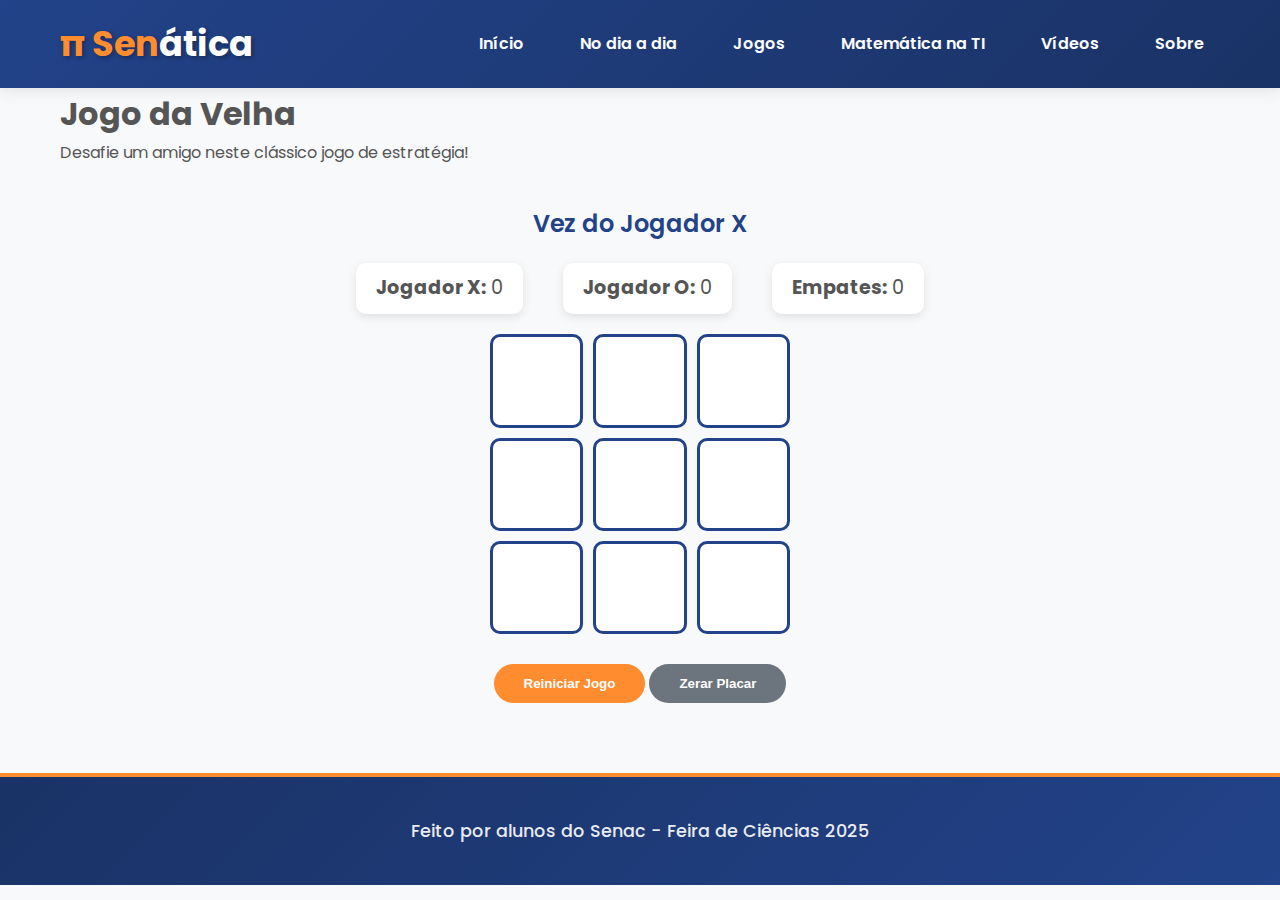
<file: jogos/jogo-da-velha.html>
<!DOCTYPE html>
<html lang="pt-BR">
<head>
    <meta charset="UTF-8">
    <meta name="viewport" content="width=device-width, initial-scale=1.0">
    <title>Jogo da Velha - π Senática</title>
    <link rel="stylesheet" href="../styles.css">
    <link href="https://fonts.googleapis.com/css2?family=Poppins:wght@400;600;700&display=swap" rel="stylesheet">
    <link rel="stylesheet" href="https://cdnjs.cloudflare.com/ajax/libs/font-awesome/6.0.0-beta3/css/all.min.css">
    <style>
        .game-container {
            padding: 40px 20px;
            max-width: 800px;
            margin: 0 auto;
        }

        .game-info {
            text-align: center;
            margin-bottom: 30px;
        }

        .game-status {
            font-size: 1.5em;
            color: var(--primary-blue);
            margin-bottom: 20px;
            font-weight: 600;
        }

        .tic-tac-toe-board {
            display: grid;
            grid-template-columns: repeat(3, 1fr);
            gap: 10px;
            max-width: 300px;
            margin: 0 auto 30px;
        }

        .cell {
            aspect-ratio: 1;
            background: var(--background-white);
            border: 3px solid var(--primary-blue);
            border-radius: 10px;
            display: flex;
            align-items: center;
            justify-content: center;
            font-size: 3em;
            font-weight: bold;
            cursor: pointer;
            transition: all 0.3s ease;
        }

        .cell:hover {
            background: #f0f8ff;
            transform: scale(1.05);
        }

        .cell.x {
            color: var(--accent-orange);
        }

        .cell.o {
            color: var(--primary-blue);
        }

        .game-controls {
            text-align: center;
        }

        .score-board {
            display: flex;
            justify-content: center;
            gap: 40px;
            margin: 20px 0;
            font-size: 1.2em;
        }

        .score-item {
            padding: 10px 20px;
            background: var(--background-white);
            border-radius: 10px;
            box-shadow: 0 3px 10px rgba(0,0,0,0.1);
        }
    </style>
</head>
<body>
    <header class="main-header">
        <div class="container header-content">
            <h1 class="logo">
                <a href="../index.html" style="text-decoration: none; color: inherit;">
                    <span class="logo-pi">π Sen</span>ática
                </a>
            </h1>
            <nav class="main-nav">
                <ul>
                    <li><a href="../index.html">Início</a></li>
                    <li><a href="../paginas/dia-a-dia.html">No dia a dia</a></li>
                    <li><a href="jogos.html">Jogos</a></li>
                    <li><a href="../paginas/matematica-ti.html">Matemática na TI</a></li>
                    <li><a href="../paginas/videos.html">Vídeos</a></li>
                    <li><a href="../paginas/sobre.html">Sobre</a></li>
                </ul>
            </nav>
        </div>
    </header>

    <main>
        <section class="page-hero">
            <div class="container">
                <h1>Jogo da Velha</h1>
                <p>Desafie um amigo neste clássico jogo de estratégia!</p>
            </div>
        </section>

        <section class="game-container">
            <div class="game-info">
                <div class="game-status" id="gameStatus">Vez do Jogador X</div>
                
                <div class="score-board">
                    <div class="score-item">
                        <strong>Jogador X:</strong> <span id="scoreX">0</span>
                    </div>
                    <div class="score-item">
                        <strong>Jogador O:</strong> <span id="scoreO">0</span>
                    </div>
                    <div class="score-item">
                        <strong>Empates:</strong> <span id="scoreDraw">0</span>
                    </div>
                </div>

                <div class="tic-tac-toe-board" id="gameBoard">
                    <!-- Células serão geradas por JavaScript -->
                </div>

                <div class="game-controls">
                    <button onclick="resetGame()" class="btn-game">Reiniciar Jogo</button>
                    <button onclick="resetScore()" class="btn-game" style="background: #6c757d;">Zerar Placar</button>
                </div>
            </div>
        </section>
    </main>

    <footer class="main-footer">
        <div class="container footer-text">
            <p>Feito por alunos do Senac - Feira de Ciências 2025</p>
        </div>
    </footer>

    <script>
        let currentPlayer = 'X';
        let gameState = ['', '', '', '', '', '', '', '', ''];
        let gameActive = true;
        let scores = { X: 0, O: 0, draw: 0 };

        const winningConditions = [
            [0, 1, 2], [3, 4, 5], [6, 7, 8], // linhas
            [0, 3, 6], [1, 4, 7], [2, 5, 8], // colunas
            [0, 4, 8], [2, 4, 6] // diagonais
        ];

        function initializeGame() {
            const gameBoard = document.getElementById('gameBoard');
            gameBoard.innerHTML = '';
            
            for (let i = 0; i < 9; i++) {
                const cell = document.createElement('div');
                cell.className = 'cell';
                cell.setAttribute('data-index', i);
                cell.addEventListener('click', () => cellClicked(i));
                gameBoard.appendChild(cell);
            }
            
            updateScores();
        }

        function cellClicked(index) {
            if (!gameActive || gameState[index] !== '') return;

            gameState[index] = currentPlayer;
            const cell = document.querySelector(`[data-index="${index}"]`);
            cell.textContent = currentPlayer;
            cell.classList.add(currentPlayer.toLowerCase());

            if (checkWinner()) {
                gameActive = false;
                scores[currentPlayer]++;
                document.getElementById('gameStatus').textContent = `Jogador ${currentPlayer} venceu! 🎉`;
                updateScores();
                return;
            }

            if (gameState.every(cell => cell !== '')) {
                gameActive = false;
                scores.draw++;
                document.getElementById('gameStatus').textContent = 'Empate! 🤝';
                updateScores();
                return;
            }

            currentPlayer = currentPlayer === 'X' ? 'O' : 'X';
            document.getElementById('gameStatus').textContent = `Vez do Jogador ${currentPlayer}`;
        }

        function checkWinner() {
            return winningConditions.some(condition => {
                return condition.every(index => {
                    return gameState[index] === currentPlayer;
                });
            });
        }

        function resetGame() {
            gameState = ['', '', '', '', '', '', '', '', ''];
            gameActive = true;
            currentPlayer = 'X';
            document.getElementById('gameStatus').textContent = 'Vez do Jogador X';
            
            document.querySelectorAll('.cell').forEach(cell => {
                cell.textContent = '';
                cell.classList.remove('x', 'o');
            });
        }

        function resetScore() {
            scores = { X: 0, O: 0, draw: 0 };
            updateScores();
            resetGame();
        }

        function updateScores() {
            document.getElementById('scoreX').textContent = scores.X;
            document.getElementById('scoreO').textContent = scores.O;
            document.getElementById('scoreDraw').textContent = scores.draw;
        }

        // Inicializar o jogo quando a página carregar
        document.addEventListener('DOMContentLoaded', initializeGame);
    </script>
</body>
</html>
</file>
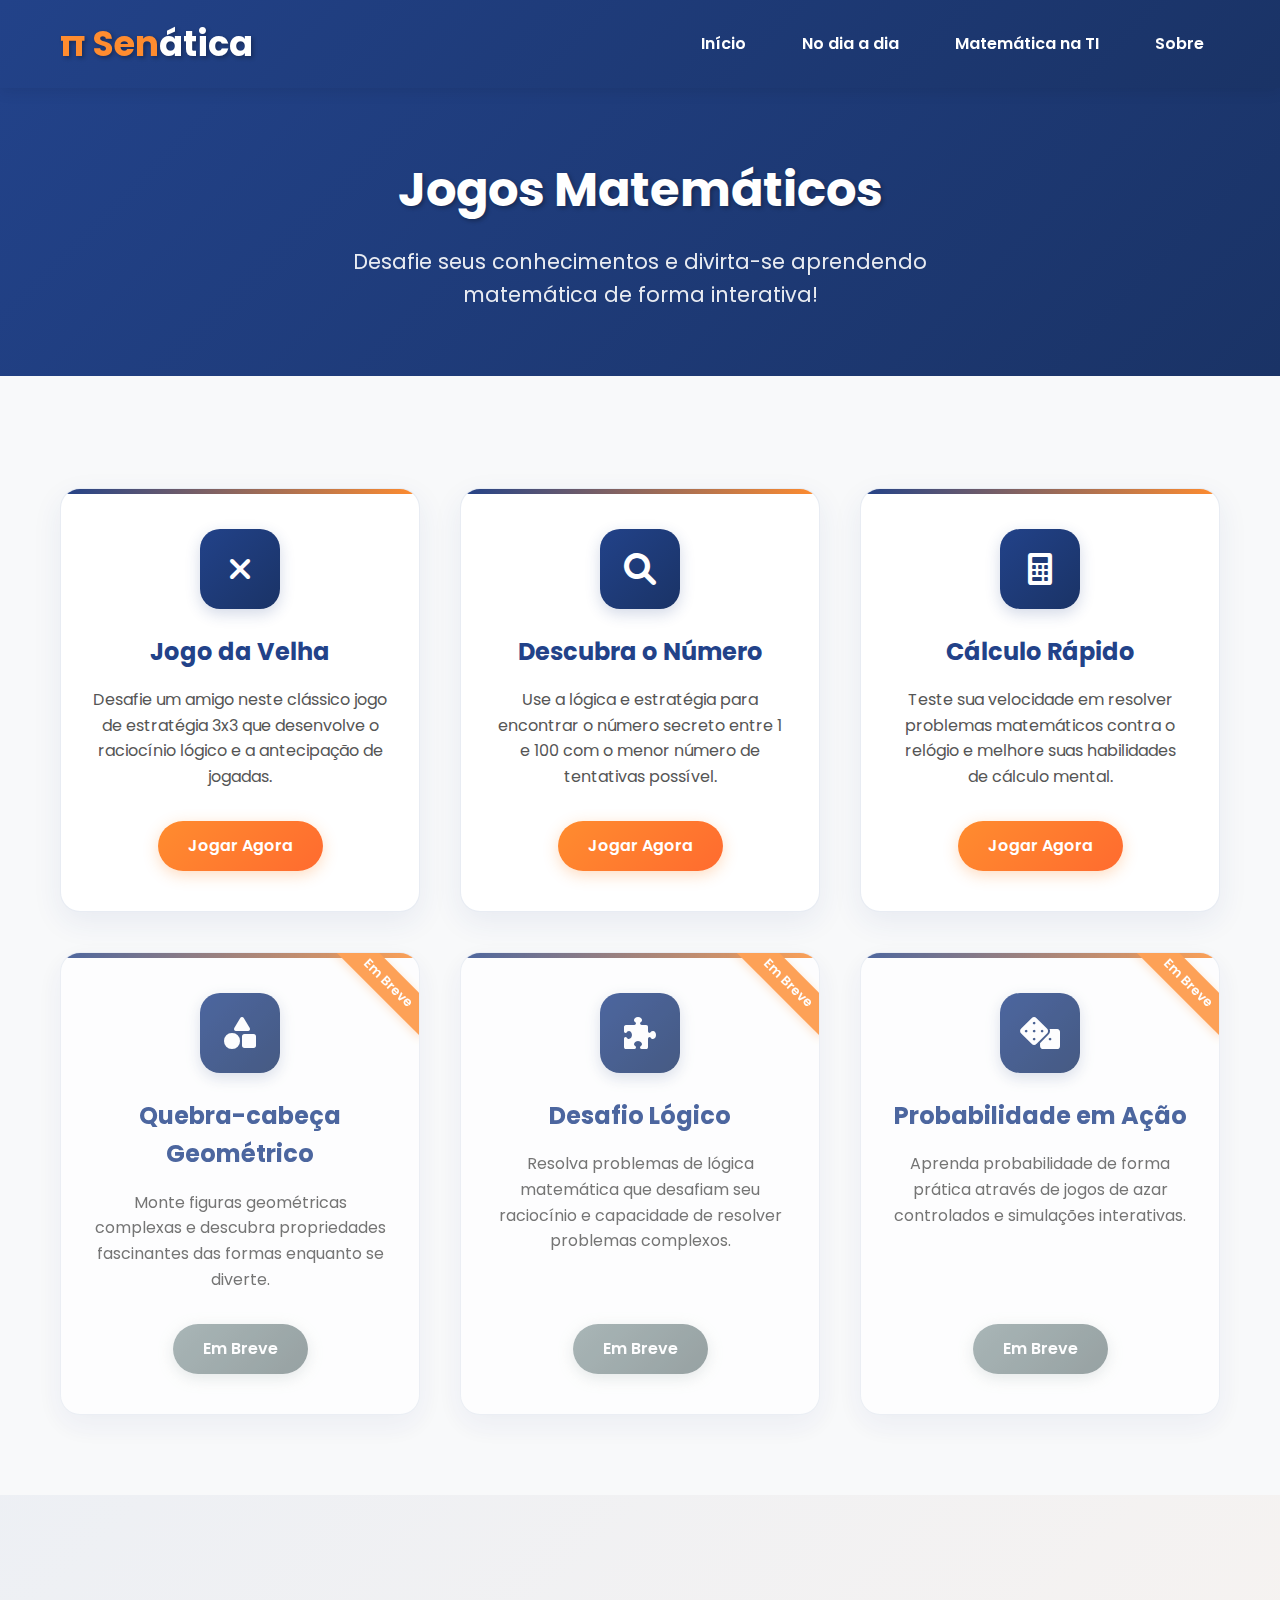
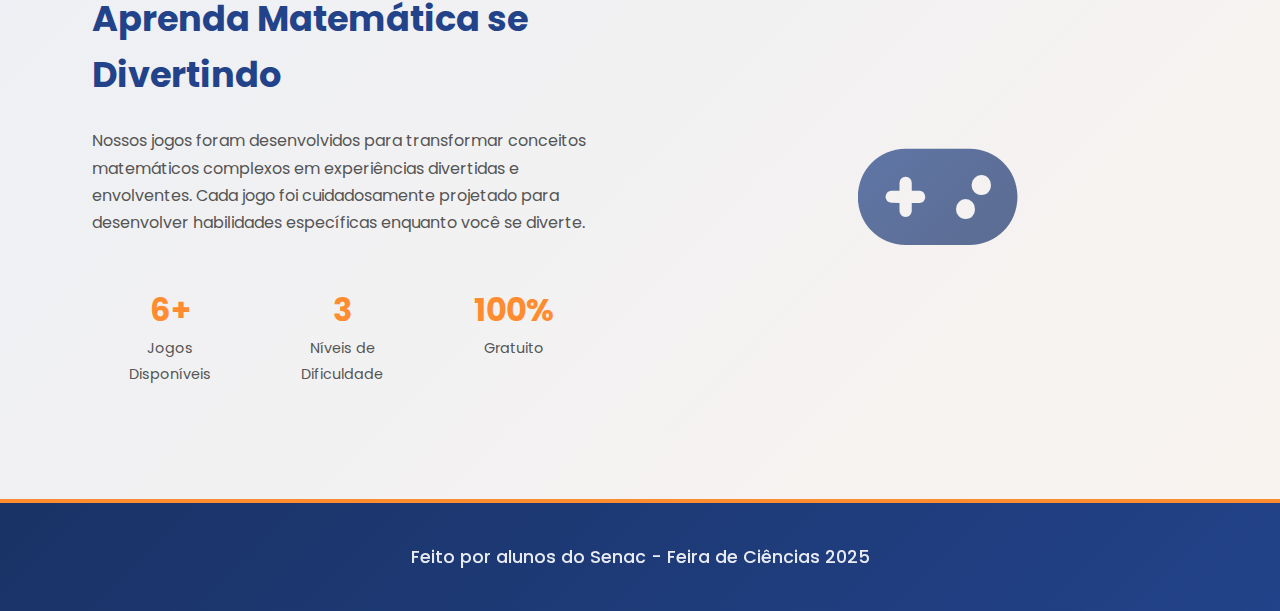
<file: jogos/jogos.html>
<!DOCTYPE html>
<html lang="pt-BR">

<head>
    <meta charset="UTF-8">
    <meta name="viewport" content="width=device-width, initial-scale=1.0">
    <title>Jogos - π Senática</title>
    <link rel="stylesheet" href="../styles.css">
    <link href="https://fonts.googleapis.com/css2?family=Poppins:wght@400;600;700&display=swap" rel="stylesheet">
    <link rel="stylesheet" href="https://cdnjs.cloudflare.com/ajax/libs/font-awesome/6.0.0-beta3/css/all.min.css">
    <style>
        /* ===== ESTILOS ESPECÍFICOS PARA PÁGINA JOGOS ===== */

        /* Hero Section Específica para Jogos */
        .page-hero {
            background: linear-gradient(135deg, var(--primary-blue), var(--footer-blue));
            color: var(--background-white);
            padding: 4rem 0;
            text-align: center;
            position: relative;
            overflow: hidden;
        }

        .page-hero::before {
            content: '';
            position: absolute;
            top: 0;
            left: 0;
            width: 100%;
            height: 100%;
            background:
                radial-gradient(circle at 20% 80%, rgba(255, 140, 47, 0.15) 0%, transparent 50%),
                radial-gradient(circle at 80% 20%, rgba(255, 255, 255, 0.1) 0%, transparent 50%),
                /*url('data:image/svg+xml,<svg xmlns="http://www.w3.org/2000/svg" viewBox="0 0 100 100" width="100" height="100" opacity="0.05"><polygon points="50,5 60,40 95,40 65,60 75,95 50,75 25,95 35,60 5,40 40,40" fill="white"/></svg>') repeat;
            animation: float 20s infinite linear;*/
        }

        @keyframes float {
            0% {
                transform: translateY(0) translateX(0);
            }

            50% {
                transform: translateY(-10px) translateX(10px);
            }

            100% {
                transform: translateY(0) translateX(0);
            }
        }

        .page-hero h1 {
            font-size: 3rem;
            font-weight: 700;
            margin-bottom: 1rem;
            position: relative;
            z-index: 1;
            text-shadow: 2px 2px 4px rgba(0, 0, 0, 0.3);
        }

        .page-hero p {
            font-size: 1.3rem;
            opacity: 0.9;
            max-width: 600px;
            margin: 0 auto;
            position: relative;
            z-index: 1;
        }

        /* Seção de Jogos */
        .games-section {
            padding: 5rem 0;
            background: var(--body-background);
            min-height: 60vh;
        }

        .games-grid {
            display: grid;
            grid-template-columns: repeat(auto-fit, minmax(320px, 1fr));
            gap: 2.5rem;
            margin-top: 2rem;
        }

        .game-card {
            background: var(--background-white);
            border-radius: 20px;
            padding: 2.5rem 2rem;
            box-shadow: 0 10px 30px rgba(34, 66, 137, 0.08);
            transition: all 0.4s ease;
            position: relative;
            overflow: hidden;
            border: 1px solid rgba(34, 66, 137, 0.1);
            text-align: center;
            display: flex;
            flex-direction: column;
            align-items: center;
        }

        .game-card::before {
            content: '';
            position: absolute;
            top: 0;
            left: 0;
            width: 100%;
            height: 5px;
            background: linear-gradient(90deg, var(--primary-blue), var(--accent-orange));
        }

        .game-card:hover {
            transform: translateY(-10px) scale(1.02);
            box-shadow: 0 20px 40px rgba(34, 66, 137, 0.15);
        }

        /* Ícones dos Jogos */
        .game-icon {
            width: 80px;
            height: 80px;
            border-radius: 20px;
            background: linear-gradient(135deg, var(--primary-blue), var(--footer-blue));
            display: flex;
            align-items: center;
            justify-content: center;
            margin-bottom: 1.5rem;
            color: white;
            font-size: 2rem;
            transition: all 0.3s ease;
            box-shadow: 0 5px 15px rgba(34, 66, 137, 0.2);
        }

        .game-card:hover .game-icon {
            transform: scale(1.1) rotate(5deg);
            background: linear-gradient(135deg, var(--accent-orange), #ff6b2f);
        }

        /* Títulos dos Jogos */
        .game-card h3 {
            font-size: 1.5rem;
            color: var(--primary-blue);
            margin-bottom: 1rem;
            font-weight: 700;
        }

        .game-card p {
            color: var(--text-light-gray);
            line-height: 1.6;
            margin-bottom: 2rem;
            flex-grow: 1;
        }

        /* Botões dos Jogos */
        .btn-game {
            display: inline-block;
            background: linear-gradient(135deg, var(--accent-orange), #ff6b2f);
            color: white;
            padding: 12px 30px;
            border-radius: 50px;
            text-decoration: none;
            font-weight: 600;
            transition: all 0.3s ease;
            border: none;
            cursor: pointer;
            font-size: 1rem;
            box-shadow: 0 4px 15px rgba(255, 140, 47, 0.3);
            position: relative;
            overflow: hidden;
        }

        .btn-game::before {
            content: '';
            position: absolute;
            top: 0;
            left: -100%;
            width: 100%;
            height: 100%;
            background: linear-gradient(90deg, transparent, rgba(255, 255, 255, 0.3), transparent);
            transition: left 0.5s;
        }

        .btn-game:hover {
            background: linear-gradient(135deg, #e67e22, #ff5722);
            transform: translateY(-2px);
            box-shadow: 0 8px 25px rgba(255, 140, 47, 0.4);
        }

        .btn-game:hover::before {
            left: 100%;
        }

        /* Estilo para jogos em breve */
        .game-card:has(a[href="#"]) {
            opacity: 0.8;
        }

        .game-card:has(a[href="#"]) .btn-game {
            background: linear-gradient(135deg, #95a5a6, #7f8c8d);
            box-shadow: 0 4px 15px rgba(149, 165, 166, 0.3);
        }

        .game-card:has(a[href="#"]) .btn-game:hover {
            background: linear-gradient(135deg, #7f8c8d, #95a5a6);
            transform: none;
            box-shadow: 0 4px 15px rgba(149, 165, 166, 0.3);
        }

        /* Badge "Em Breve" */
        .game-card:has(a[href="#"])::after {
            content: 'Em Breve';
            position: absolute;
            top: 15px;
            right: -30px;
            background: var(--accent-orange);
            color: white;
            padding: 5px 30px;
            font-size: 0.8rem;
            font-weight: 600;
            transform: rotate(45deg);
            box-shadow: 0 2px 10px rgba(255, 140, 47, 0.3);
        }

        /* Seção de Destaque */
        .featured-section {
            padding: 4rem 0;
            background: linear-gradient(135deg, rgba(34, 66, 137, 0.05), rgba(255, 140, 47, 0.05));
        }

        .featured-grid {
            display: grid;
            grid-template-columns: repeat(auto-fit, minmax(300px, 1fr));
            gap: 2rem;
            align-items: center;
        }

        .featured-content {
            padding: 2rem;
        }

        .featured-content h2 {
            font-size: 2.2rem;
            color: var(--primary-blue);
            margin-bottom: 1.5rem;
        }

        .featured-content p {
            color: var(--text-light-gray);
            line-height: 1.7;
            margin-bottom: 1.5rem;
        }

        .featured-stats {
            display: grid;
            grid-template-columns: repeat(3, 1fr);
            gap: 1rem;
            margin-top: 2rem;
        }

        .stat-item {
            text-align: center;
            padding: 1rem;
        }

        .stat-number {
            font-size: 2rem;
            font-weight: 700;
            color: var(--accent-orange);
            display: block;
        }

        .stat-label {
            font-size: 0.9rem;
            color: var(--text-light-gray);
        }

        .featured-visual {
            text-align: center;
            padding: 2rem;
        }

        .featured-visual .icon {
            font-size: 8rem;
            background: linear-gradient(135deg, var(--primary-blue), var(--footer-blue));
            -webkit-background-clip: text;
            -webkit-text-fill-color: transparent;
            background-clip: text;
            opacity: 0.7;
        }

        /* Responsividade */
        @media (max-width: 1024px) {
            .games-grid {
                grid-template-columns: repeat(auto-fit, minmax(280px, 1fr));
                gap: 2rem;
            }
        }

        @media (max-width: 768px) {
            .page-hero {
                padding: 3rem 0;
            }

            .page-hero h1 {
                font-size: 2.3rem;
            }

            .page-hero p {
                font-size: 1.1rem;
            }

            .games-grid {
                grid-template-columns: 1fr;
                gap: 2rem;
            }

            .game-card {
                padding: 2rem 1.5rem;
            }

            .featured-grid {
                grid-template-columns: 1fr;
            }

            .featured-visual .icon {
                font-size: 6rem;
            }
        }

        @media (max-width: 480px) {
            .page-hero h1 {
                font-size: 2rem;
            }

            .game-card {
                padding: 1.5rem 1rem;
            }

            .game-icon {
                width: 70px;
                height: 70px;
                font-size: 1.7rem;
            }

            .game-card h3 {
                font-size: 1.3rem;
            }

            .featured-stats {
                grid-template-columns: 1fr;
            }

            .featured-visual .icon {
                font-size: 5rem;
            }
        }

        /* Animações Especiais */
        @keyframes pulse {
            0% {
                transform: scale(1);
            }

            50% {
                transform: scale(1.05);
            }

            100% {
                transform: scale(1);
            }
        }

        .game-card:nth-child(1):hover {
            animation: pulse 0.5s ease-in-out;
        }

        .game-card:nth-child(2):hover {
            animation: pulse 0.5s ease-in-out 0.1s;
        }

        .game-card:nth-child(3):hover {
            animation: pulse 0.5s ease-in-out 0.2s;
        }
    </style>
</head>

<body>
    <header class="main-header">
        <div class="container header-content">
            <h1 class="logo">
                <a href="../index.html" style="text-decoration: none; color: inherit;">
                    <span class="logo-pi">π Sen</span>ática
                </a>
            </h1>
            <nav class="main-nav">
                <ul>
                    <li><a href="../index.html">Início</a></li>
                    <li><a href="../paginas/dia-a-dia.html">No dia a dia</a></li>
                    <li><a href="../paginas/matematica-ti.html">Matemática na TI</a></li>
                    <li><a href="../paginas/sobre.html">Sobre</a></li>
                </ul>
            </nav>
        </div>
    </header>

    <main>
        <section class="page-hero">
            <div class="container">
                <h1>Jogos Matemáticos</h1>
                <p>Desafie seus conhecimentos e divirta-se aprendendo matemática de forma interativa!</p>
            </div>
        </section>

        <section class="games-section">
            <div class="container">
                <div class="games-grid">
                    <div class="game-card">
                        <div class="game-icon">
                            <i class="fas fa-times"></i>
                        </div>
                        <h3>Jogo da Velha</h3>
                        <p>Desafie um amigo neste clássico jogo de estratégia 3x3 que desenvolve o raciocínio lógico e a
                            antecipação de jogadas.</p>
                        <a href="jogo-da-velha.html" class="btn-game">Jogar Agora</a>
                    </div>

                    <div class="game-card">
                        <div class="game-icon">
                            <i class="fas fa-search"></i>
                        </div>
                        <h3>Descubra o Número</h3>
                        <p>Use a lógica e estratégia para encontrar o número secreto entre 1 e 100 com o menor número de
                            tentativas possível.</p>
                        <a href="descubra-numero.html" class="btn-game">Jogar Agora</a>
                    </div>

                    <div class="game-card">
                        <div class="game-icon">
                            <i class="fas fa-calculator"></i>
                        </div>
                        <h3>Cálculo Rápido</h3>
                        <p>Teste sua velocidade em resolver problemas matemáticos contra o relógio e melhore suas
                            habilidades de cálculo mental.</p>
                        <a href="calculo-rapido.html" class="btn-game">Jogar Agora</a>
                    </div>

                    <div class="game-card">
                        <div class="game-icon">
                            <i class="fas fa-shapes"></i>
                        </div>
                        <h3>Quebra-cabeça Geométrico</h3>
                        <p>Monte figuras geométricas complexas e descubra propriedades fascinantes das formas enquanto
                            se diverte.</p>
                        <a href="#" class="btn-game">Em Breve</a>
                    </div>

                    <div class="game-card">
                        <div class="game-icon">
                            <i class="fas fa-puzzle-piece"></i>
                        </div>
                        <h3>Desafio Lógico</h3>
                        <p>Resolva problemas de lógica matemática que desafiam seu raciocínio e capacidade de resolver
                            problemas complexos.</p>
                        <a href="#" class="btn-game">Em Breve</a>
                    </div>

                    <div class="game-card">
                        <div class="game-icon">
                            <i class="fas fa-dice"></i>
                        </div>
                        <h3>Probabilidade em Ação</h3>
                        <p>Aprenda probabilidade de forma prática através de jogos de azar controlados e simulações
                            interativas.</p>
                        <a href="#" class="btn-game">Em Breve</a>
                    </div>
                </div>
            </div>
        </section>

        <section class="featured-section">
            <div class="container">
                <div class="featured-grid">
                    <div class="featured-content">
                        <h2>Aprenda Matemática se Divertindo</h2>
                        <p>Nossos jogos foram desenvolvidos para transformar conceitos matemáticos complexos em
                            experiências divertidas e envolventes. Cada jogo foi cuidadosamente projetado para
                            desenvolver habilidades específicas enquanto você se diverte.</p>

                        <div class="featured-stats">
                            <div class="stat-item">
                                <span class="stat-number">6+</span>
                                <span class="stat-label">Jogos Disponíveis</span>
                            </div>
                            <div class="stat-item">
                                <span class="stat-number">3</span>
                                <span class="stat-label">Níveis de Dificuldade</span>
                            </div>
                            <div class="stat-item">
                                <span class="stat-number">100%</span>
                                <span class="stat-label">Gratuito</span>
                            </div>
                        </div>
                    </div>

                    <div class="featured-visual">
                        <i class="fas fa-gamepad icon"></i>
                    </div>
                </div>
            </div>
        </section>
    </main>

    <footer class="main-footer">
        <div class="container footer-text">
            <p>Feito por alunos do Senac - Feira de Ciências 2025</p>
        </div>
    </footer>
</body>

</html>
</file>
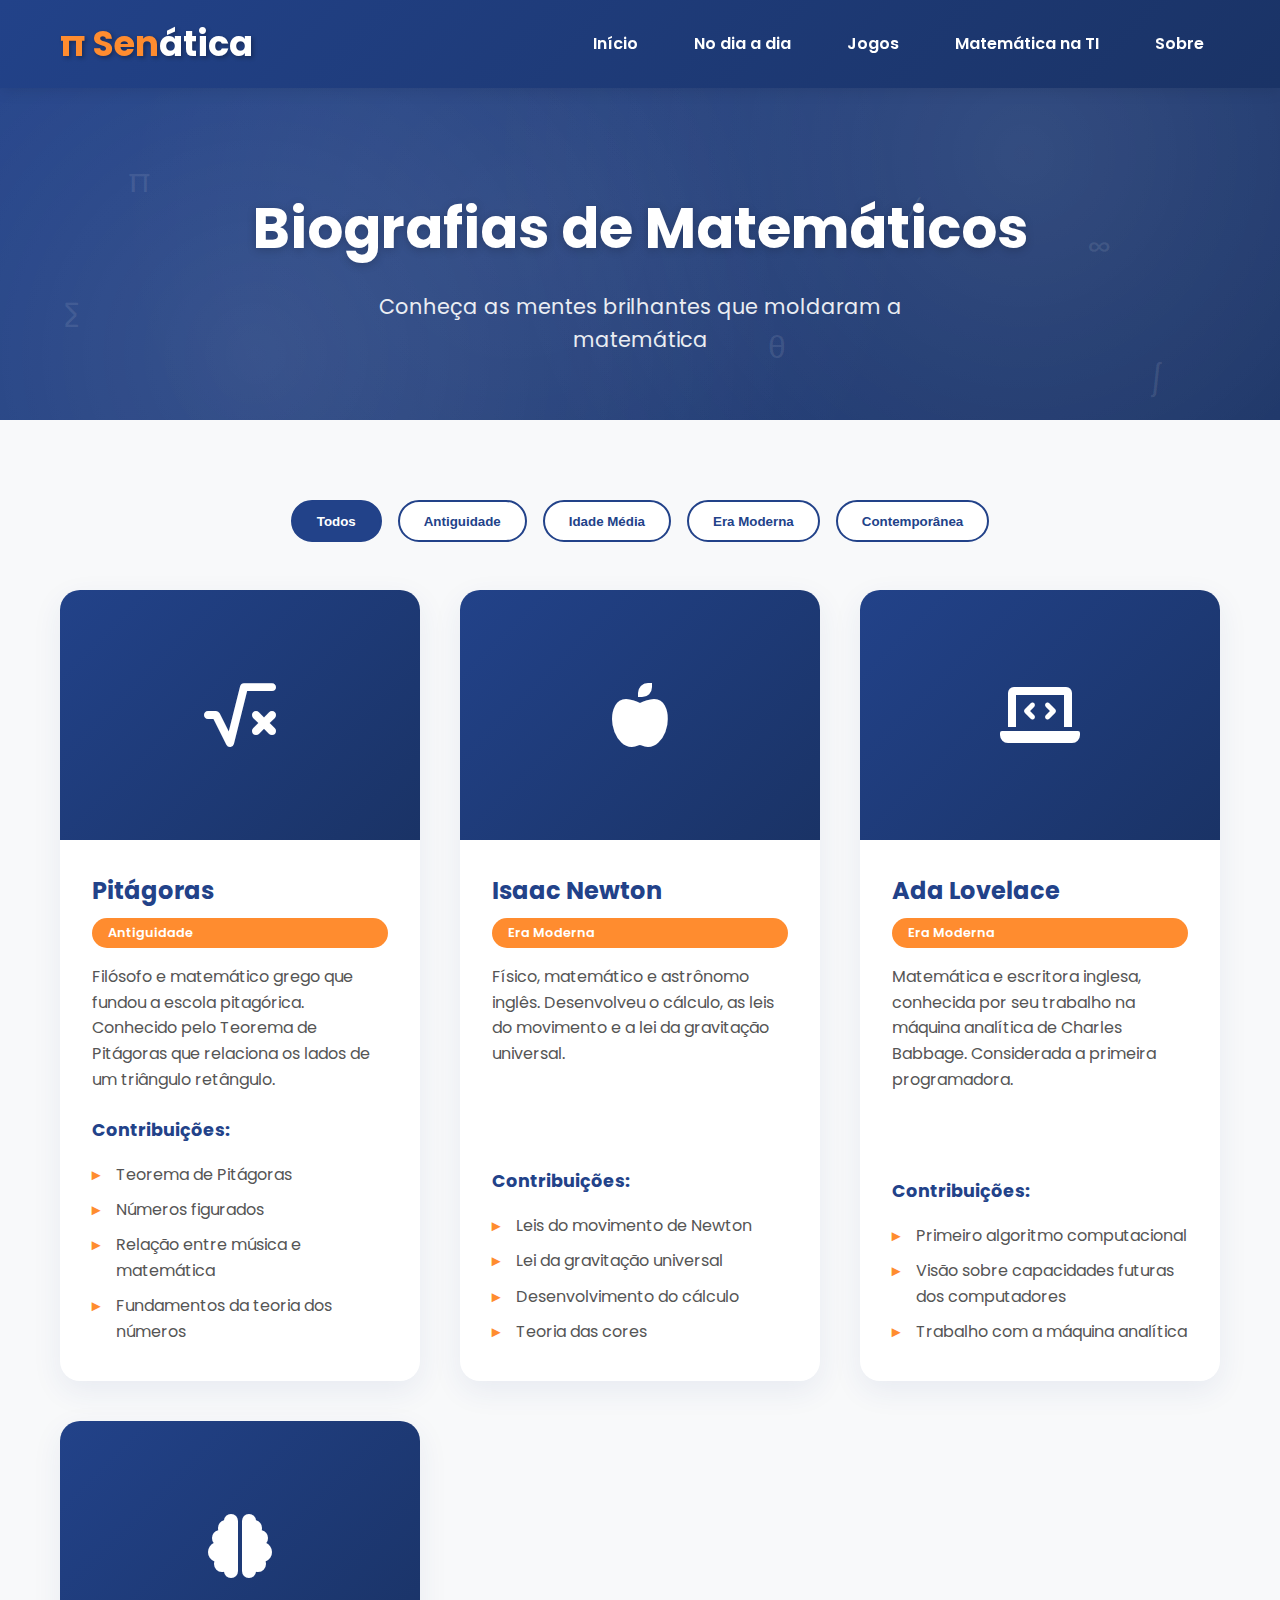
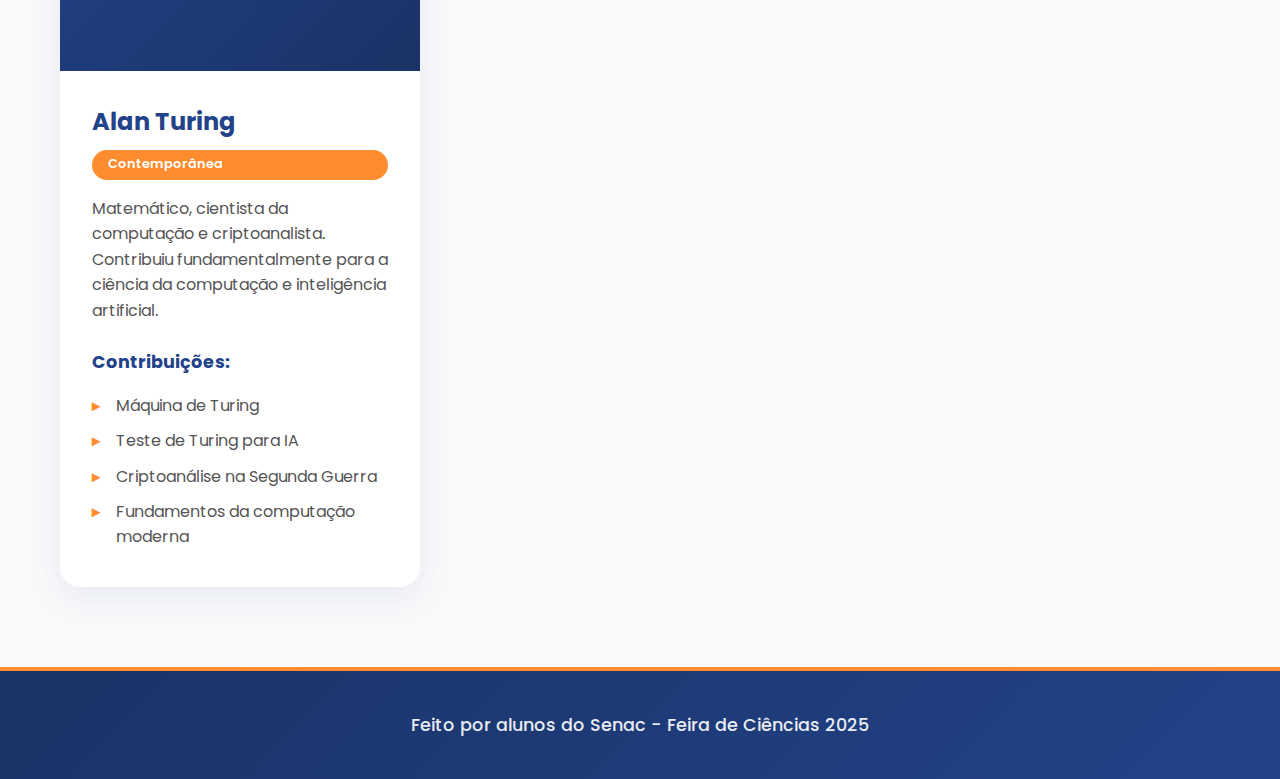
<file: paginas/biografias.html>
<!DOCTYPE html>
<html lang="pt-BR">
<head>
    <meta charset="UTF-8">
    <meta name="viewport" content="width=device-width, initial-scale=1.0">
    <title>Biografias - π Senática</title>
    <link rel="stylesheet" href="../styles.css">
    <link href="https://fonts.googleapis.com/css2?family=Poppins:wght@400;600;700&display=swap" rel="stylesheet">
    <link rel="stylesheet" href="https://cdnjs.cloudflare.com/ajax/libs/font-awesome/6.0.0-beta3/css/all.min.css">
    <style>
        /* ===== ESTILOS PARA PÁGINA BIOGRAFIAS ===== */
        .page-hero {
            background: linear-gradient(135deg, var(--primary-blue) 0%, var(--footer-blue) 100%);
            color: white;
            padding: 6rem 0 4rem;
            text-align: center;
            position: relative;
            overflow: hidden;
        }

        .page-hero::before {
            content: "";
            position: absolute;
            top: 0;
            left: 0;
            right: 0;
            bottom: 0;
            background: 
                radial-gradient(circle at 20% 80%, rgba(255, 255, 255, 0.1) 0%, transparent 50%),
                radial-gradient(circle at 80% 20%, rgba(255, 255, 255, 0.1) 0%, transparent 50%),
                radial-gradient(circle at 40% 40%, rgba(255, 255, 255, 0.05) 0%, transparent 50%);
            z-index: 1;
        }

        .page-hero .container {
            position: relative;
            z-index: 2;
        }

        .page-hero h1 {
            font-size: 3.5rem;
            font-weight: 700;
            margin-bottom: 1rem;
            text-shadow: 0 2px 10px rgba(0, 0, 0, 0.2);
            animation: fadeInUp 0.8s ease-out;
        }

        .page-hero p {
            font-size: 1.3rem;
            max-width: 600px;
            margin: 0 auto;
            opacity: 0.9;
            animation: fadeInUp 0.8s ease-out 0.2s both;
        }

        .hero-math-symbols {
            position: absolute;
            top: 0;
            left: 0;
            width: 100%;
            height: 100%;
            pointer-events: none;
            z-index: 1;
        }

        .math-symbol {
            position: absolute;
            color: rgba(255, 255, 255, 0.1);
            font-size: 2rem;
            animation: float 6s ease-in-out infinite;
        }

        .math-symbol:nth-child(1) { top: 20%; left: 10%; animation-delay: 0s; }
        .math-symbol:nth-child(2) { top: 60%; left: 5%; animation-delay: 1s; }
        .math-symbol:nth-child(3) { top: 40%; left: 85%; animation-delay: 2s; }
        .math-symbol:nth-child(4) { top: 80%; left: 90%; animation-delay: 3s; }
        .math-symbol:nth-child(5) { top: 30%; left: 70%; animation-delay: 4s; }
        .math-symbol:nth-child(6) { top: 70%; left: 60%; animation-delay: 5s; }

        @keyframes fadeInUp {
            from {
                opacity: 0;
                transform: translateY(30px);
            }
            to {
                opacity: 1;
                transform: translateY(0);
            }
        }

        @keyframes float {
            0%, 100% {
                transform: translateY(0) rotate(0deg);
            }
            50% {
                transform: translateY(-20px) rotate(10deg);
            }
        }

        /* Restante do seu CSS existente... */
        .biographies-section {
            padding: 5rem 0;
            background: var(--body-background);
        }

        .biography-filters {
            display: flex;
            justify-content: center;
            flex-wrap: wrap;
            gap: 1rem;
            margin-bottom: 3rem;
        }

        .filter-btn {
            background: var(--background-white);
            border: 2px solid var(--primary-blue);
            color: var(--primary-blue);
            padding: 0.7rem 1.5rem;
            border-radius: 50px;
            cursor: pointer;
            transition: all 0.3s ease;
            font-weight: 600;
        }

        .filter-btn:hover,
        .filter-btn.active {
            background: var(--primary-blue);
            color: var(--background-white);
        }

        .biography-grid {
            display: grid;
            grid-template-columns: repeat(auto-fit, minmax(350px, 1fr));
            gap: 2.5rem;
        }

        .biography-card {
            background: var(--background-white);
            border-radius: 20px;
            overflow: hidden;
            box-shadow: 0 10px 30px rgba(34, 66, 137, 0.08);
            transition: all 0.4s ease;
            display: flex;
            flex-direction: column;
        }

        .biography-card:hover {
            transform: translateY(-10px);
            box-shadow: 0 20px 40px rgba(34, 66, 137, 0.15);
        }

        .biography-image {
            width: 100%;
            height: 250px;
            overflow: hidden;
            background: linear-gradient(135deg, var(--primary-blue), var(--footer-blue));
            display: flex;
            align-items: center;
            justify-content: center;
            color: white;
            font-size: 4rem;
        }

        .biography-content {
            padding: 2rem;
            flex-grow: 1;
            display: flex;
            flex-direction: column;
        }

        .biography-content h2 {
            color: var(--primary-blue);
            margin-bottom: 0.5rem;
            font-size: 1.5rem;
        }

        .biography-era {
            display: inline-block;
            background: var(--accent-orange);
            color: white;
            padding: 0.3rem 1rem;
            border-radius: 50px;
            font-size: 0.8rem;
            font-weight: 600;
            margin-bottom: 1rem;
        }

        .biography-content p {
            color: var(--text-light-gray);
            line-height: 1.6;
            margin-bottom: 1.5rem;
            flex-grow: 1;
        }

        .biography-details h3 {
            color: var(--primary-blue);
            margin-bottom: 0.8rem;
            font-size: 1.1rem;
        }

        .biography-details ul {
            list-style: none;
            padding: 0;
        }

        .biography-details li {
            padding: 0.3rem 0;
            color: var(--text-light-gray);
            position: relative;
            padding-left: 1.5rem;
        }

        .biography-details li::before {
            content: '▸';
            position: absolute;
            left: 0;
            color: var(--accent-orange);
            font-weight: bold;
        }

        /* ===== MELHORIAS DE RESPONSIVIDADE ===== */
        @media (max-width: 768px) {
            .page-hero {
                padding: 5rem 0 3rem;
            }
            
            .page-hero h1 {
                font-size: 2.5rem;
            }
            
            .page-hero p {
                font-size: 1.1rem;
                padding: 0 1rem;
            }
            
            .math-symbol {
                font-size: 1.5rem;
            }
            
            .biography-grid {
                grid-template-columns: 1fr;
                gap: 1.5rem;
            }
            
            .biography-filters {
                gap: 0.5rem;
                margin-bottom: 2rem;
            }
            
            .filter-btn {
                padding: 0.6rem 1.2rem;
                font-size: 0.9rem;
            }
            
            .biography-image {
                height: 200px;
                font-size: 3rem;
            }
            
            .biography-content {
                padding: 1.5rem;
            }
            
            .biography-content h2 {
                font-size: 1.3rem;
            }
            
            .biography-content p {
                font-size: 0.95rem;
            }
            
            .biography-details h3 {
                font-size: 1rem;
            }
            
            .biography-details li {
                font-size: 0.9rem;
            }
        }

        @media (max-width: 480px) {
            .page-hero {
                padding: 4rem 0 2.5rem;
            }
            
            .page-hero h1 {
                font-size: 2rem;
            }
            
            .page-hero p {
                font-size: 1rem;
            }
            
            .math-symbol {
                display: none; /* Oculta símbolos em telas muito pequenas */
            }
            
            .biographies-section {
                padding: 3rem 0;
            }
            
            .biography-filters {
                flex-direction: column;
                align-items: center;
            }
            
            .filter-btn {
                width: 80%;
                margin-bottom: 0.5rem;
                text-align: center;
            }
            
            .biography-grid {
                gap: 1rem;
            }
            
            .biography-image {
                height: 180px;
                font-size: 2.5rem;
            }
            
            .biography-content {
                padding: 1.2rem;
            }
            
            .biography-content h2 {
                font-size: 1.2rem;
            }
            
            .biography-content p {
                font-size: 0.9rem;
            }
            
            .biography-details h3 {
                font-size: 0.95rem;
            }
            
            .biography-details li {
                font-size: 0.85rem;
                padding-left: 1.2rem;
            }
        }
    </style>
</head>
<body>
    <header class="main-header">
        <div class="container header-content">
            <h1 class="logo">
                <a href="../index.html" style="text-decoration: none; color: inherit;">
                    <span class="logo-pi">π Sen</span>ática
                </a>
            </h1>
            <nav class="main-nav">
                <ul>
                    <li><a href="../index.html">Início</a></li>
                    <li><a href="dia-a-dia.html">No dia a dia</a></li>
                    <li><a href="../jogos/jogos.html">Jogos</a></li>
                    <li><a href="matematica-ti.html">Matemática na TI</a></li>
                    <li><a href="sobre.html">Sobre</a></li>
                </ul>
            </nav>
        </div>
    </header>

    <main>
        <section class="page-hero">
            <div class="hero-math-symbols">
                <div class="math-symbol">π</div>
                <div class="math-symbol">∑</div>
                <div class="math-symbol">∞</div>
                <div class="math-symbol">∫</div>
                <div class="math-symbol">√</div>
                <div class="math-symbol">θ</div>
            </div>
            <div class="container">
                <h1>Biografias de Matemáticos</h1>
                <p>Conheça as mentes brilhantes que moldaram a matemática</p>
            </div>
        </section>

        <section class="biographies-section">
            <div class="container">
                <div class="biography-filters">
                    <button class="filter-btn active" data-filter="all">Todos</button>
                    <button class="filter-btn" data-filter="antiga">Antiguidade</button>
                    <button class="filter-btn" data-filter="media">Idade Média</button>
                    <button class="filter-btn" data-filter="moderna">Era Moderna</button>
                    <button class="filter-btn" data-filter="contemporanea">Contemporânea</button>
                </div>

                <div class="biography-grid">
                    <!-- Pitágoras -->
                    <div class="biography-card" data-era="antiga">
                        <div class="biography-image">
                            <i class="fas fa-square-root-alt"></i>
                        </div>
                        <div class="biography-content">
                            <h2>Pitágoras</h2>
                            <span class="biography-era">Antiguidade</span>
                            <p>Filósofo e matemático grego que fundou a escola pitagórica. Conhecido pelo Teorema de Pitágoras que relaciona os lados de um triângulo retângulo.</p>
                            <div class="biography-details">
                                <h3>Contribuições:</h3>
                                <ul>
                                    <li>Teorema de Pitágoras</li>
                                    <li>Números figurados</li>
                                    <li>Relação entre música e matemática</li>
                                    <li>Fundamentos da teoria dos números</li>
                                </ul>
                            </div>
                        </div>
                    </div>

                    <!-- Isaac Newton -->
                    <div class="biography-card" data-era="moderna">
                        <div class="biography-image">
                            <i class="fas fa-apple-alt"></i>
                        </div>
                        <div class="biography-content">
                            <h2>Isaac Newton</h2>
                            <span class="biography-era">Era Moderna</span>
                            <p>Físico, matemático e astrônomo inglês. Desenvolveu o cálculo, as leis do movimento e a lei da gravitação universal.</p>
                            <div class="biography-details">
                                <h3>Contribuições:</h3>
                                <ul>
                                    <li>Leis do movimento de Newton</li>
                                    <li>Lei da gravitação universal</li>
                                    <li>Desenvolvimento do cálculo</li>
                                    <li>Teoria das cores</li>
                                </ul>
                            </div>
                        </div>
                    </div>

                    <!-- Ada Lovelace -->
                    <div class="biography-card" data-era="moderna">
                        <div class="biography-image">
                            <i class="fas fa-laptop-code"></i>
                        </div>
                        <div class="biography-content">
                            <h2>Ada Lovelace</h2>
                            <span class="biography-era">Era Moderna</span>
                            <p>Matemática e escritora inglesa, conhecida por seu trabalho na máquina analítica de Charles Babbage. Considerada a primeira programadora.</p>
                            <div class="biography-details">
                                <h3>Contribuições:</h3>
                                <ul>
                                    <li>Primeiro algoritmo computacional</li>
                                    <li>Visão sobre capacidades futuras dos computadores</li>
                                    <li>Trabalho com a máquina analítica</li>
                                </ul>
                            </div>
                        </div>
                    </div>

                    <!-- Alan Turing -->
                    <div class="biography-card" data-era="contemporanea">
                        <div class="biography-image">
                            <i class="fas fa-brain"></i>
                        </div>
                        <div class="biography-content">
                            <h2>Alan Turing</h2>
                            <span class="biography-era">Contemporânea</span>
                            <p>Matemático, cientista da computação e criptoanalista. Contribuiu fundamentalmente para a ciência da computação e inteligência artificial.</p>
                            <div class="biography-details">
                                <h3>Contribuições:</h3>
                                <ul>
                                    <li>Máquina de Turing</li>
                                    <li>Teste de Turing para IA</li>
                                    <li>Criptoanálise na Segunda Guerra</li>
                                    <li>Fundamentos da computação moderna</li>
                                </ul>
                            </div>
                        </div>
                    </div>
                </div>
            </div>
        </section>
    </main>

    <footer class="main-footer">
        <div class="container footer-text">
            <p>Feito por alunos do Senac - Feira de Ciências 2025</p>
        </div>
    </footer>

    <script>
        // Filtros de biografias
        const filterBtns = document.querySelectorAll('.filter-btn');
        const biographyCards = document.querySelectorAll('.biography-card');

        filterBtns.forEach(btn => {
            btn.addEventListener('click', () => {
                // Ativa o botão clicado
                filterBtns.forEach(b => b.classList.remove('active'));
                btn.classList.add('active');

                const filter = btn.dataset.filter;

                biographyCards.forEach(card => {
                    if (filter === 'all' || card.dataset.era === filter) {
                        card.style.display = 'flex';
                    } else {
                        card.style.display = 'none';
                    }
                });
            });
        });
    </script>
</body>
</html>
</file>
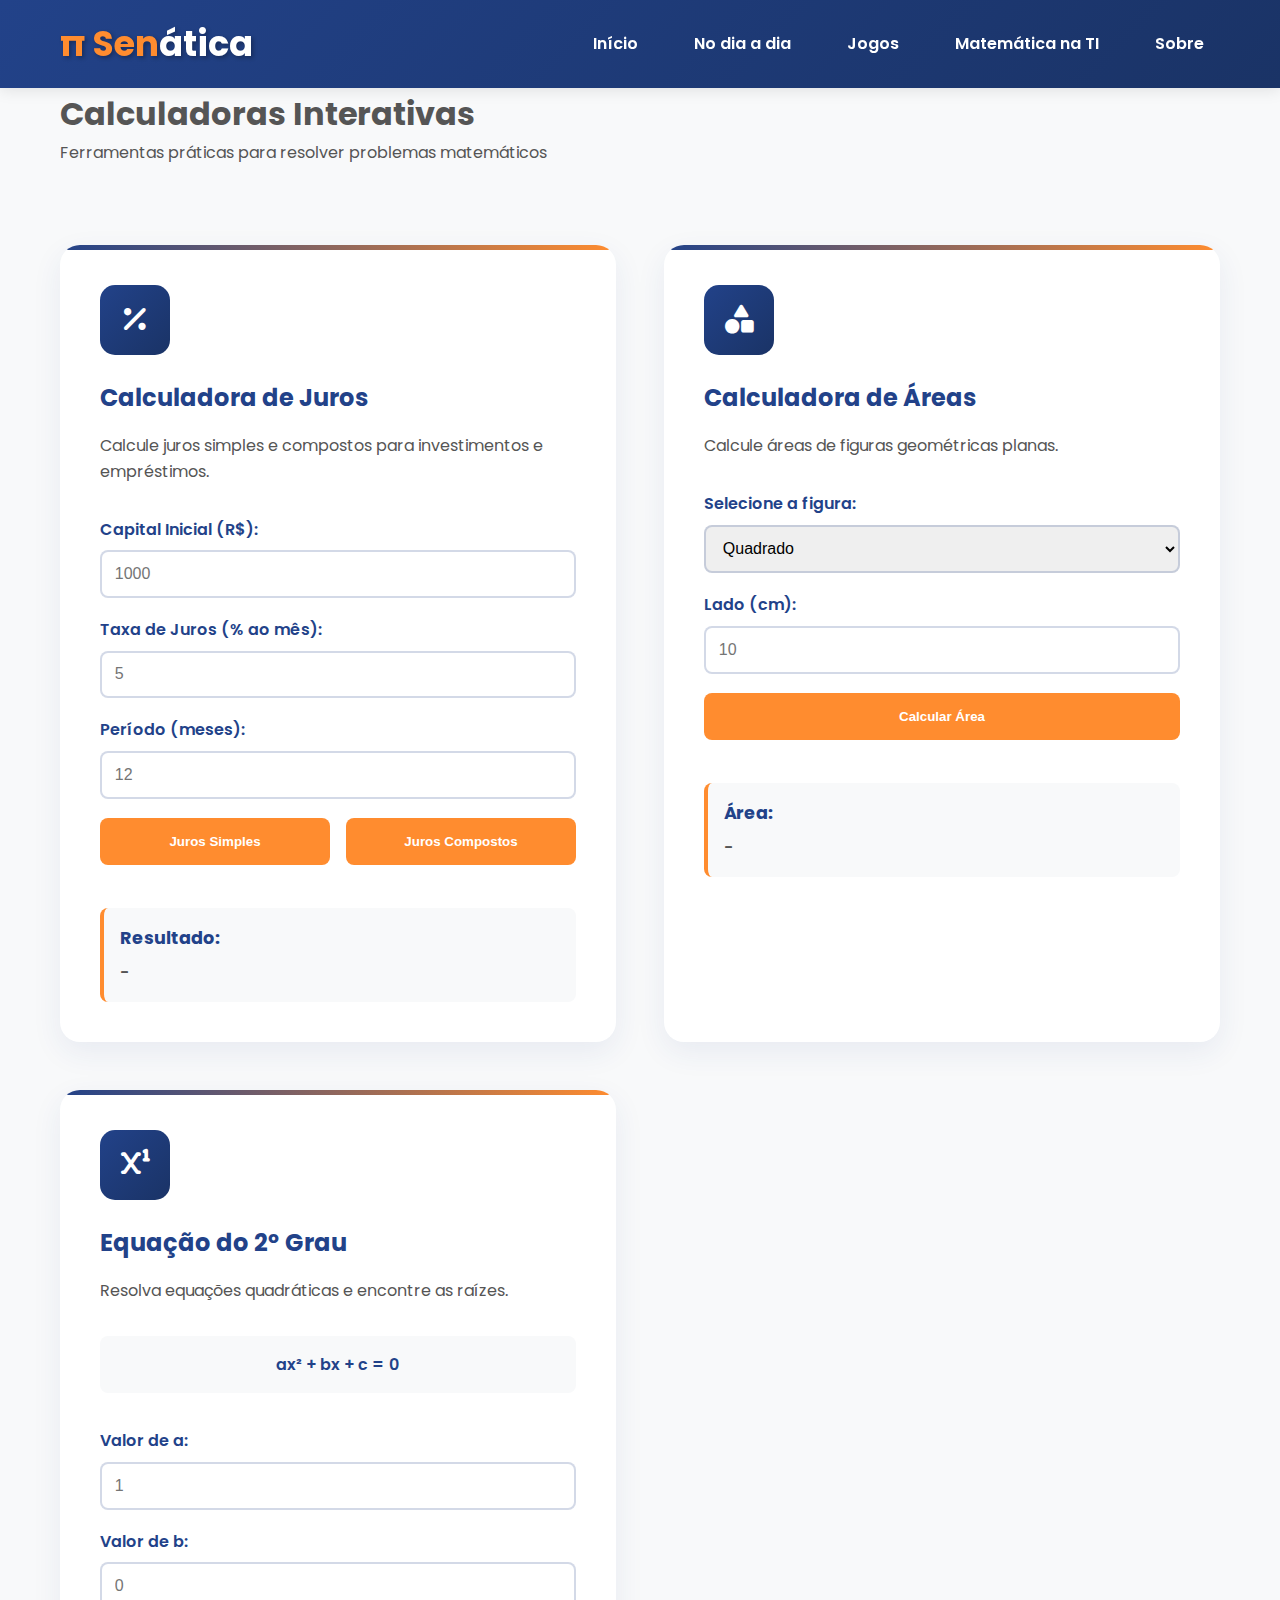
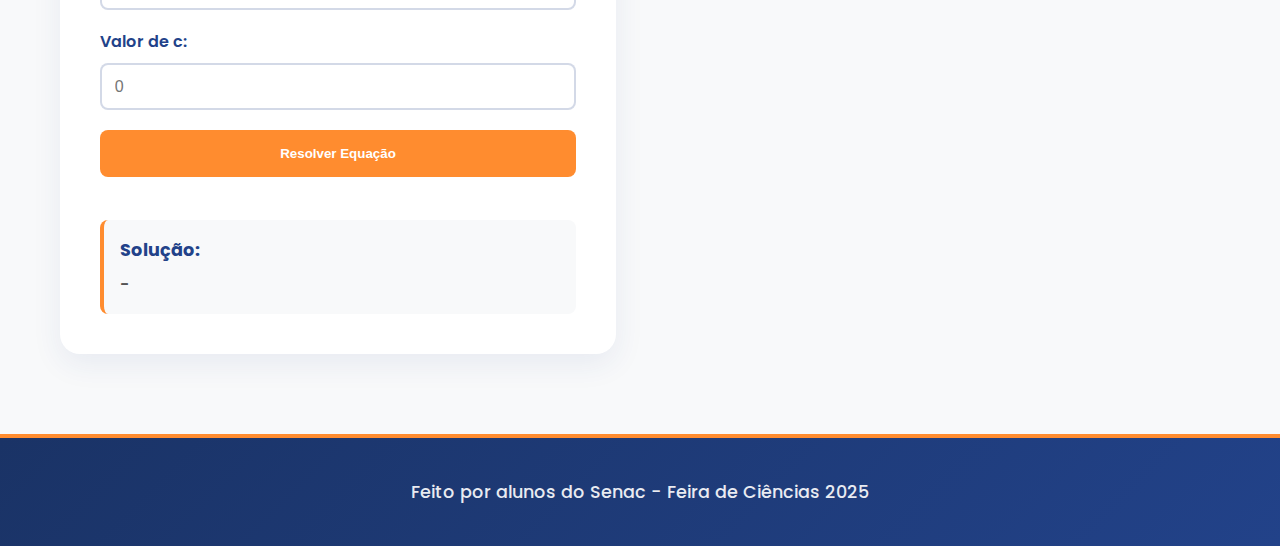
<file: paginas/calculadora.html>
<!DOCTYPE html>
<html lang="pt-BR">
<head>
    <meta charset="UTF-8">
    <meta name="viewport" content="width=device-width, initial-scale=1.0">
    <title>Calculadoras - π Senática</title>
    <link rel="stylesheet" href="../styles.css">
    <link href="https://fonts.googleapis.com/css2?family=Poppins:wght@400;600;700&display=swap" rel="stylesheet">
    <link rel="stylesheet" href="https://cdnjs.cloudflare.com/ajax/libs/font-awesome/6.0.0-beta3/css/all.min.css">
    <style>
        /* ===== ESTILOS PARA CALCULADORAS ===== */
        .calculators-section {
            padding: 5rem 0;
            background: var(--body-background);
        }

        .calculators-grid {
            display: grid;
            grid-template-columns: repeat(auto-fit, minmax(400px, 1fr));
            gap: 3rem;
        }

        .calculator-card {
            background: var(--background-white);
            border-radius: 20px;
            padding: 2.5rem;
            box-shadow: 0 10px 30px rgba(34, 66, 137, 0.08);
            transition: all 0.4s ease;
            position: relative;
            overflow: hidden;
        }

        .calculator-card::before {
            content: '';
            position: absolute;
            top: 0;
            left: 0;
            width: 100%;
            height: 5px;
            background: linear-gradient(90deg, var(--primary-blue), var(--accent-orange));
        }

        .calculator-card:hover {
            transform: translateY(-10px);
            box-shadow: 0 20px 40px rgba(34, 66, 137, 0.15);
        }

        .calculator-icon {
            width: 70px;
            height: 70px;
            border-radius: 15px;
            background: linear-gradient(135deg, var(--primary-blue), var(--footer-blue));
            display: flex;
            align-items: center;
            justify-content: center;
            margin-bottom: 1.5rem;
            color: white;
            font-size: 1.8rem;
        }

        .calculator-card h2 {
            color: var(--primary-blue);
            margin-bottom: 1rem;
            font-size: 1.5rem;
        }

        .calculator-card p {
            color: var(--text-light-gray);
            margin-bottom: 2rem;
            line-height: 1.6;
        }

        .calculator-form {
            display: flex;
            flex-direction: column;
            gap: 1.2rem;
        }

        .input-group {
            display: flex;
            flex-direction: column;
            gap: 0.5rem;
        }

        .input-group label {
            font-weight: 600;
            color: var(--primary-blue);
        }

        .input-group input,
        .input-group select {
            padding: 0.8rem;
            border: 2px solid rgba(34, 66, 137, 0.2);
            border-radius: 8px;
            font-size: 1rem;
            transition: border-color 0.3s ease;
        }

        .input-group input:focus,
        .input-group select:focus {
            outline: none;
            border-color: var(--accent-orange);
        }

        .calculator-buttons {
            display: flex;
            gap: 1rem;
        }

        .calculator-buttons button {
            flex: 1;
        }

        .calculator-btn {
            background: var(--accent-orange);
            color: white;
            border: none;
            padding: 1rem 1.5rem;
            border-radius: 8px;
            font-weight: 600;
            cursor: pointer;
            transition: all 0.3s ease;
        }

        .calculator-btn:hover {
            background: #e67e22;
            transform: translateY(-2px);
        }

        .equation-display {
            text-align: center;
            padding: 1rem;
            background: var(--body-background);
            border-radius: 8px;
            margin-bottom: 1rem;
            font-weight: 600;
            color: var(--primary-blue);
        }

        .calculator-result {
            margin-top: 1.5rem;
            padding: 1rem;
            background: var(--body-background);
            border-radius: 8px;
            border-left: 4px solid var(--accent-orange);
        }

        .calculator-result h3 {
            color: var(--primary-blue);
            margin-bottom: 0.5rem;
            font-size: 1.1rem;
        }

        .calculator-result p {
            margin: 0;
            color: var(--text-light-gray);
            font-weight: 600;
        }

        @media (max-width: 768px) {
            .calculators-grid {
                grid-template-columns: 1fr;
            }
            
            .calculator-card {
                padding: 2rem;
            }
            
            .calculator-buttons {
                flex-direction: column;
            }
        }
    </style>
</head>
<body>
    <header class="main-header">
        <div class="container header-content">
            <h1 class="logo">
                <a href="../index.html" style="text-decoration: none; color: inherit;">
                    <span class="logo-pi">π Sen</span>ática
                </a>
            </h1>
            <nav class="main-nav">
                <ul>
                    <li><a href="../index.html">Início</a></li>
                    <li><a href="dia-a-dia.html">No dia a dia</a></li>
                    <li><a href="../jogos/jogos.html">Jogos</a></li>
                    <li><a href="matematica-ti.html">Matemática na TI</a></li>
                    <li><a href="sobre.html">Sobre</a></li>
                </ul>
            </nav>
        </div>
    </header>

    <main>
        <section class="page-hero">
            <div class="container">
                <h1>Calculadoras Interativas</h1>
                <p>Ferramentas práticas para resolver problemas matemáticos</p>
            </div>
        </section>

        <section class="calculators-section">
            <div class="container">
                <div class="calculators-grid">
                    <!-- Calculadora de Juros -->
                    <div class="calculator-card">
                        <div class="calculator-icon">
                            <i class="fas fa-percentage"></i>
                        </div>
                        <h2>Calculadora de Juros</h2>
                        <p>Calcule juros simples e compostos para investimentos e empréstimos.</p>
                        <div class="calculator-form">
                            <div class="input-group">
                                <label>Capital Inicial (R$):</label>
                                <input type="number" id="capital" placeholder="1000">
                            </div>
                            <div class="input-group">
                                <label>Taxa de Juros (% ao mês):</label>
                                <input type="number" id="taxa" placeholder="5">
                            </div>
                            <div class="input-group">
                                <label>Período (meses):</label>
                                <input type="number" id="periodo" placeholder="12">
                            </div>
                            <div class="calculator-buttons">
                                <button class="calculator-btn" onclick="calcularJurosSimples()">Juros Simples</button>
                                <button class="calculator-btn" onclick="calcularJurosCompostos()">Juros Compostos</button>
                            </div>
                            <div class="calculator-result">
                                <h3>Resultado:</h3>
                                <p id="resultado-juros">-</p>
                            </div>
                        </div>
                    </div>

                    <!-- Calculadora de Áreas -->
                    <div class="calculator-card">
                        <div class="calculator-icon">
                            <i class="fas fa-shapes"></i>
                        </div>
                        <h2>Calculadora de Áreas</h2>
                        <p>Calcule áreas de figuras geométricas planas.</p>
                        <div class="calculator-form">
                            <div class="input-group">
                                <label>Selecione a figura:</label>
                                <select id="figura">
                                    <option value="quadrado">Quadrado</option>
                                    <option value="retangulo">Retângulo</option>
                                    <option value="triangulo">Triângulo</option>
                                    <option value="circulo">Círculo</option>
                                </select>
                            </div>
                            <div class="input-group" id="campo1">
                                <label>Lado (cm):</label>
                                <input type="number" id="valor1" placeholder="10">
                            </div>
                            <div class="input-group" id="campo2" style="display: none;">
                                <label>Altura (cm):</label>
                                <input type="number" id="valor2" placeholder="5">
                            </div>
                            <button class="calculator-btn" onclick="calcularArea()">Calcular Área</button>
                            <div class="calculator-result">
                                <h3>Área:</h3>
                                <p id="resultado-area">-</p>
                            </div>
                        </div>
                    </div>

                    <!-- Calculadora de Equações -->
                    <div class="calculator-card">
                        <div class="calculator-icon">
                            <i class="fas fa-superscript"></i>
                        </div>
                        <h2>Equação do 2º Grau</h2>
                        <p>Resolva equações quadráticas e encontre as raízes.</p>
                        <div class="calculator-form">
                            <div class="equation-display">
                                <span>ax² + bx + c = 0</span>
                            </div>
                            <div class="input-group">
                                <label>Valor de a:</label>
                                <input type="number" id="a" placeholder="1">
                            </div>
                            <div class="input-group">
                                <label>Valor de b:</label>
                                <input type="number" id="b" placeholder="0">
                            </div>
                            <div class="input-group">
                                <label>Valor de c:</label>
                                <input type="number" id="c" placeholder="0">
                            </div>
                            <button class="calculator-btn" onclick="calcularEquacao()">Resolver Equação</button>
                            <div class="calculator-result">
                                <h3>Solução:</h3>
                                <p id="resultado-equacao">-</p>
                            </div>
                        </div>
                    </div>
                </div>
            </div>
        </section>
    </main>

    <footer class="main-footer">
        <div class="container footer-text">
            <p>Feito por alunos do Senac - Feira de Ciências 2025</p>
        </div>
    </footer>

    <script>
        // Calculadora de Juros
        function calcularJurosSimples() {
            const capital = parseFloat(document.getElementById('capital').value);
            const taxa = parseFloat(document.getElementById('taxa').value);
            const periodo = parseInt(document.getElementById('periodo').value);

            const juros = capital * (taxa / 100) * periodo;
            const montante = capital + juros;

            document.getElementById('resultado-juros').innerHTML = 
                `Juros: R$ ${juros.toFixed(2)}<br>Montante: R$ ${montante.toFixed(2)}`;
        }

        function calcularJurosCompostos() {
            const capital = parseFloat(document.getElementById('capital').value);
            const taxa = parseFloat(document.getElementById('taxa').value);
            const periodo = parseInt(document.getElementById('periodo').value);

            const montante = capital * Math.pow(1 + (taxa / 100), periodo);
            const juros = montante - capital;

            document.getElementById('resultado-juros').innerHTML = 
                `Juros: R$ ${juros.toFixed(2)}<br>Montante: R$ ${montante.toFixed(2)}`;
        }

        // Calculadora de Áreas
        document.getElementById('figura').addEventListener('change', function() {
            const figura = this.value;
            const campo2 = document.getElementById('campo2');

            if (figura === 'quadrado' || figura === 'circulo') {
                campo2.style.display = 'none';
                document.getElementById('campo1').querySelector('label').textContent = 
                    figura === 'quadrado' ? 'Lado (cm):' : 'Raio (cm):';
            } else {
                campo2.style.display = 'block';
                document.getElementById('campo1').querySelector('label').textContent = 'Base (cm):';
                document.getElementById('campo2').querySelector('label').textContent = 
                    figura === 'retangulo' ? 'Altura (cm):' : 'Altura (cm):';
            }
        });

        function calcularArea() {
            const figura = document.getElementById('figura').value;
            const valor1 = parseFloat(document.getElementById('valor1').value);
            const valor2 = parseFloat(document.getElementById('valor2').value);
            let area = 0;

            switch(figura) {
                case 'quadrado':
                    area = valor1 * valor1;
                    break;
                case 'retangulo':
                    area = valor1 * valor2;
                    break;
                case 'triangulo':
                    area = (valor1 * valor2) / 2;
                    break;
                case 'circulo':
                    area = Math.PI * valor1 * valor1;
                    break;
            }

            document.getElementById('resultado-area').textContent = `${area.toFixed(2)} cm²`;
        }

        // Calculadora de Equações
        function calcularEquacao() {
            const a = parseFloat(document.getElementById('a').value);
            const b = parseFloat(document.getElementById('b').value);
            const c = parseFloat(document.getElementById('c').value);

            if (a === 0) {
                document.getElementById('resultado-equacao').textContent = 'Não é uma equação do 2º grau!';
                return;
            }

            const delta = b * b - 4 * a * c;

            if (delta < 0) {
                document.getElementById('resultado-equacao').textContent = 'Não existem raízes reais.';
            } else if (delta === 0) {
                const x = -b / (2 * a);
                document.getElementById('resultado-equacao').textContent = `Raiz única: x = ${x.toFixed(2)}`;
            } else {
                const x1 = (-b + Math.sqrt(delta)) / (2 * a);
                const x2 = (-b - Math.sqrt(delta)) / (2 * a);
                document.getElementById('resultado-equacao').textContent = 
                    `x₁ = ${x1.toFixed(2)}, x₂ = ${x2.toFixed(2)}`;
            }
        }
    </script>
</body>
</html>
</file>
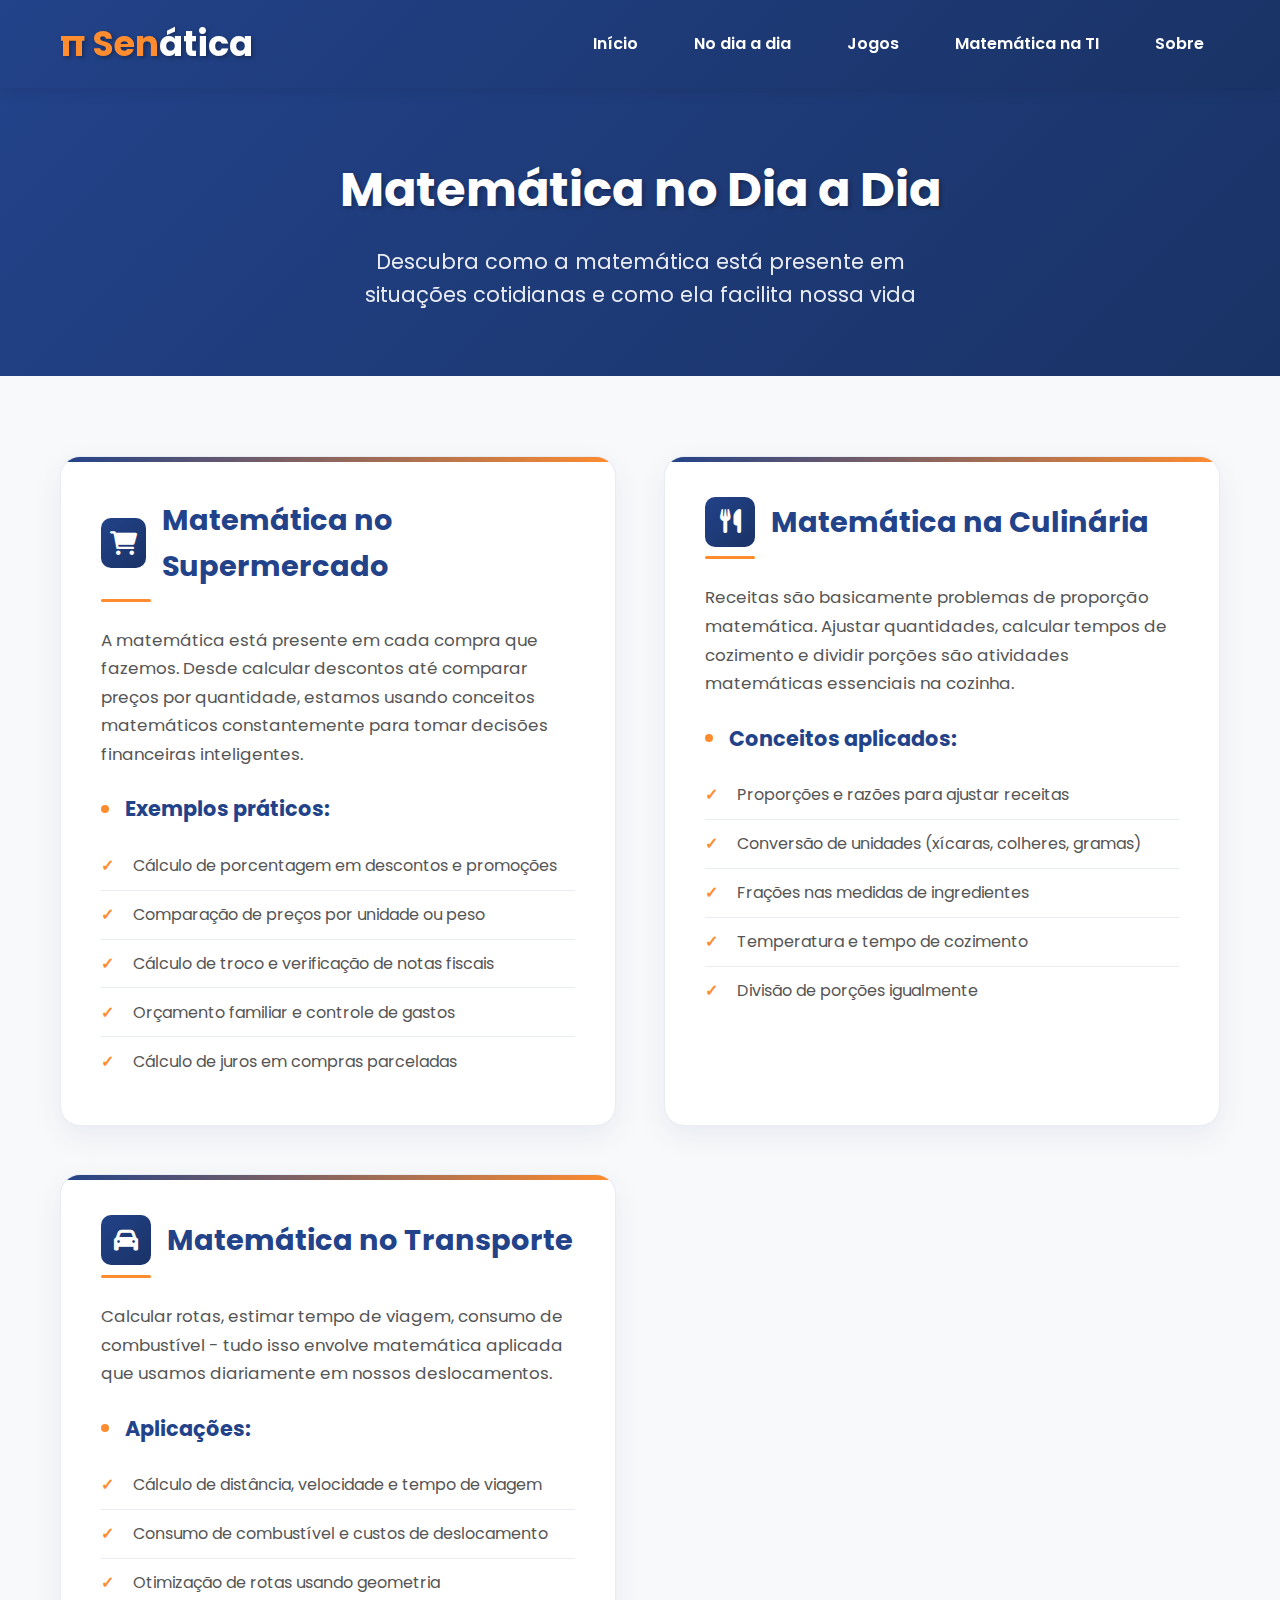
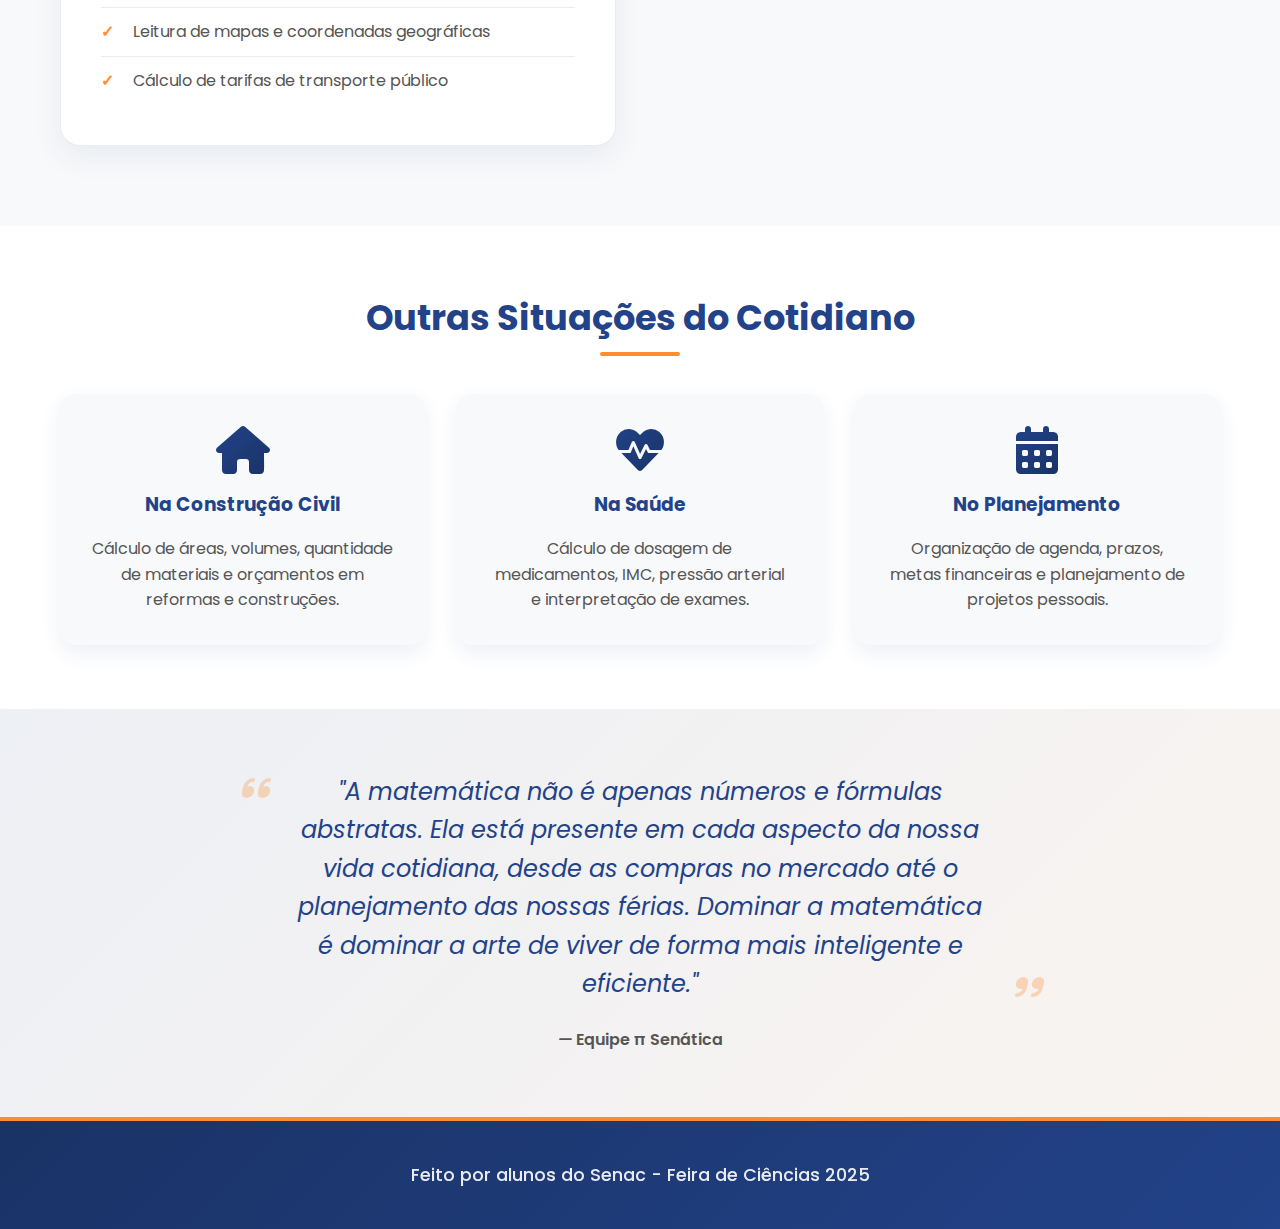
<file: paginas/dia-a-dia.html>
<!DOCTYPE html>
<html lang="pt-BR">

<head>
    <meta charset="UTF-8">
    <meta name="viewport" content="width=device-width, initial-scale=1.0">
    <title>No Dia a Dia - π Senática</title>
    <link rel="stylesheet" href="../styles.css">
    <link href="https://fonts.googleapis.com/css2?family=Poppins:wght@400;600;700&display=swap" rel="stylesheet">
    <link rel="stylesheet" href="https://cdnjs.cloudflare.com/ajax/libs/font-awesome/6.0.0-beta3/css/all.min.css">
    <style>
        /* ===== ESTILOS ESPECÍFICOS PARA PÁGINA NO DIA A DIA ===== */

        /* Hero Section Específica */
        .page-hero {
            background: linear-gradient(135deg, var(--primary-blue), var(--footer-blue));
            color: var(--background-white);
            padding: 4rem 0;
            text-align: center;
            position: relative;
            overflow: hidden;
        }

        .page-hero::before {
            content: '';
            position: absolute;
            top: 0;
            left: 0;
            width: 100%;
            height: 100%;
            background:
                radial-gradient(circle at 20% 80%, rgba(255, 140, 47, 0.15) 0%, transparent 50%),
                radial-gradient(circle at 80% 20%, rgba(255, 255, 255, 0.1) 0%, transparent 50%),
                /*url('data:image/svg+xml,<svg xmlns="http://www.w3.org/2000/svg" viewBox="0 0 100 100" width="100" height="100" opacity="0.05"><path d="M50,10 A40,40 0 1,1 50,90 A40,40 0 1,1 50,10 Z" fill="white"/></svg>') repeat;*/
        }

        .page-hero h1 {
            font-size: 3rem;
            font-weight: 700;
            margin-bottom: 1rem;
            position: relative;
            z-index: 1;
            text-shadow: 2px 2px 4px rgba(0, 0, 0, 0.3);
        }

        .page-hero p {
            font-size: 1.3rem;
            opacity: 0.9;
            max-width: 600px;
            margin: 0 auto;
            position: relative;
            z-index: 1;
        }

        /* Seção de Conteúdo Principal */
        .content-section {
            padding: 5rem 0;
            background: var(--body-background);
        }

        .content-grid {
            display: grid;
            grid-template-columns: repeat(auto-fit, minmax(400px, 1fr));
            gap: 3rem;
        }

        .content-card {
            background: var(--background-white);
            border-radius: 20px;
            padding: 2.5rem;
            box-shadow: 0 10px 30px rgba(34, 66, 137, 0.08);
            transition: all 0.4s ease;
            position: relative;
            overflow: hidden;
            border: 1px solid rgba(34, 66, 137, 0.1);
        }

        .content-card::before {
            content: '';
            position: absolute;
            top: 0;
            left: 0;
            width: 100%;
            height: 5px;
            background: linear-gradient(90deg, var(--primary-blue), var(--accent-orange));
        }

        .content-card:hover {
            transform: translateY(-10px);
            box-shadow: 0 20px 40px rgba(34, 66, 137, 0.15);
        }

        /* Cabeçalhos dos Cards com Ícones */
        .content-card h2 {
            font-size: 1.8rem;
            color: var(--primary-blue);
            margin-bottom: 1.5rem;
            position: relative;
            padding-bottom: 0.8rem;
            display: flex;
            align-items: center;
            gap: 1rem;
        }

        .content-card h2::after {
            content: '';
            position: absolute;
            bottom: 0;
            left: 0;
            width: 50px;
            height: 3px;
            background: var(--accent-orange);
            border-radius: 3px;
        }

        .content-card h2::before {
            font-family: 'Font Awesome 6 Free';
            font-weight: 900;
            font-size: 1.5rem;
            width: 50px;
            height: 50px;
            display: flex;
            align-items: center;
            justify-content: center;
            background: linear-gradient(135deg, var(--primary-blue), var(--footer-blue));
            color: white;
            border-radius: 10px;
        }

        /* Ícones específicos para cada card */
        .content-card:nth-child(1) h2::before {
            content: '\f07a';
            /* Ícone de carrinho */
        }

        .content-card:nth-child(2) h2::before {
            content: '\f2e7';
            /* Ícone de utensílios */
        }

        .content-card:nth-child(3) h2::before {
            content: '\f1b9';
            /* Ícone de carro */
        }

        .content-card p {
            color: var(--text-light-gray);
            line-height: 1.7;
            font-size: 1.05rem;
            margin-bottom: 1.5rem;
        }

        .content-card h3 {
            color: var(--primary-blue);
            margin: 1.5rem 0 1rem 0;
            font-size: 1.3rem;
            position: relative;
            padding-left: 1.5rem;
        }

        .content-card h3::before {
            content: '';
            position: absolute;
            left: 0;
            top: 50%;
            transform: translateY(-50%);
            width: 8px;
            height: 8px;
            background: var(--accent-orange);
            border-radius: 50%;
        }

        .content-card ul {
            list-style: none;
            padding: 0;
        }

        .content-card li {
            padding: 0.7rem 0;
            color: var(--text-light-gray);
            position: relative;
            padding-left: 2rem;
            line-height: 1.6;
            border-bottom: 1px solid rgba(34, 66, 137, 0.1);
        }

        .content-card li:last-child {
            border-bottom: none;
        }

        .content-card li::before {
            content: '✓';
            position: absolute;
            left: 0;
            color: var(--accent-orange);
            font-weight: bold;
        }

        /* Seção de Exemplos Visuais */
        .examples-section {
            padding: 4rem 0;
            background: var(--background-white);
        }

        .examples-section h2 {
            text-align: center;
            font-size: 2.2rem;
            color: var(--primary-blue);
            margin-bottom: 3rem;
            position: relative;
        }

        .examples-section h2::after {
            content: '';
            position: absolute;
            bottom: -10px;
            left: 50%;
            transform: translateX(-50%);
            width: 80px;
            height: 4px;
            background: var(--accent-orange);
            border-radius: 2px;
        }

        .examples-grid {
            display: grid;
            grid-template-columns: repeat(auto-fit, minmax(300px, 1fr));
            gap: 2rem;
        }

        .example-card {
            background: var(--body-background);
            border-radius: 15px;
            padding: 2rem;
            text-align: center;
            box-shadow: 0 8px 20px rgba(34, 66, 137, 0.08);
            transition: all 0.3s ease;
        }

        .example-card:hover {
            transform: translateY(-5px);
            box-shadow: 0 12px 25px rgba(34, 66, 137, 0.12);
        }

        .example-card .icon {
            font-size: 3rem;
            margin-bottom: 1rem;
            background: linear-gradient(135deg, var(--primary-blue), var(--footer-blue));
            -webkit-background-clip: text;
            -webkit-text-fill-color: transparent;
            background-clip: text;
        }

        .example-card h3 {
            color: var(--primary-blue);
            margin-bottom: 1rem;
        }

        .example-card p {
            color: var(--text-light-gray);
            line-height: 1.6;
        }

        /* Seção de Citação */
        .quote-section {
            padding: 4rem 0;
            background: linear-gradient(135deg, rgba(34, 66, 137, 0.05), rgba(255, 140, 47, 0.05));
            text-align: center;
        }

        .quote-section blockquote {
            font-size: 1.5rem;
            color: var(--primary-blue);
            max-width: 800px;
            margin: 0 auto;
            font-style: italic;
            line-height: 1.6;
            position: relative;
            padding: 0 3rem;
        }

        .quote-section blockquote::before,
        .quote-section blockquote::after {
            font-family: 'Font Awesome 6 Free';
            font-weight: 900;
            font-size: 2rem;
            color: var(--accent-orange);
            opacity: 0.3;
            position: absolute;
        }

        .quote-section blockquote::before {
            content: '\f10d';
            left: 0;
            top: -10px;
        }

        .quote-section blockquote::after {
            content: '\f10e';
            right: 0;
            bottom: -10px;
        }

        .quote-section p {
            margin-top: 1.5rem;
            color: var(--text-light-gray);
            font-weight: 600;
        }

        /* Responsividade */
        @media (max-width: 768px) {
            .page-hero {
                padding: 3rem 0;
            }

            .page-hero h1 {
                font-size: 2.3rem;
            }

            .page-hero p {
                font-size: 1.1rem;
            }

            .content-grid {
                grid-template-columns: 1fr;
                gap: 2rem;
            }

            .content-card {
                padding: 2rem;
            }

            .content-card h2 {
                font-size: 1.6rem;
            }

            .quote-section blockquote {
                font-size: 1.3rem;
                padding: 0 2rem;
            }

            .examples-section h2 {
                font-size: 1.8rem;
            }
        }

        @media (max-width: 480px) {
            .page-hero h1 {
                font-size: 2rem;
            }

            .content-card {
                padding: 1.5rem;
            }

            .content-card h2 {
                font-size: 1.4rem;
                flex-direction: column;
                align-items: flex-start;
                gap: 0.5rem;
            }

            .content-card h2::before {
                width: 40px;
                height: 40px;
                font-size: 1.2rem;
            }

            .quote-section blockquote {
                font-size: 1.2rem;
                padding: 0 1.5rem;
            }

            .examples-grid {
                grid-template-columns: 1fr;
            }
        }
    </style>
</head>

<body>
    <header class="main-header">
        <div class="container header-content">
            <h1 class="logo">
                <a href="../index.html" style="text-decoration: none; color: inherit;">
                    <span class="logo-pi">π Sen</span>ática
                </a>
            </h1>
            <nav class="main-nav">
                <ul>
                    <li><a href="../index.html">Início</a></li>
                    <li><a href="dia-a-dia.html" class="active">No dia a dia</a></li>
                    <li><a href="../jogos/jogos.html">Jogos</a></li>
                    <li><a href="matematica-ti.html">Matemática na TI</a></li>
                    <li><a href="sobre.html">Sobre</a></li>
                </ul>
            </nav>
        </div>
    </header>

    <main>
        <section class="page-hero">
            <div class="container">
                <h1>Matemática no Dia a Dia</h1>
                <p>Descubra como a matemática está presente em situações cotidianas e como ela facilita nossa vida</p>
            </div>
        </section>

        <section class="content-section">
            <div class="container">
                <div class="content-grid">
                    <div class="content-card">
                        <h2>Matemática no Supermercado</h2>
                        <p>A matemática está presente em cada compra que fazemos. Desde calcular descontos até comparar
                            preços por quantidade, estamos usando conceitos matemáticos constantemente para tomar
                            decisões financeiras inteligentes.</p>

                        <h3>Exemplos práticos:</h3>
                        <ul>
                            <li>Cálculo de porcentagem em descontos e promoções</li>
                            <li>Comparação de preços por unidade ou peso</li>
                            <li>Cálculo de troco e verificação de notas fiscais</li>
                            <li>Orçamento familiar e controle de gastos</li>
                            <li>Cálculo de juros em compras parceladas</li>
                        </ul>
                    </div>

                    <div class="content-card">
                        <h2>Matemática na Culinária</h2>
                        <p>Receitas são basicamente problemas de proporção matemática. Ajustar quantidades, calcular
                            tempos de cozimento e dividir porções são atividades matemáticas essenciais na cozinha.</p>

                        <h3>Conceitos aplicados:</h3>
                        <ul>
                            <li>Proporções e razões para ajustar receitas</li>
                            <li>Conversão de unidades (xícaras, colheres, gramas)</li>
                            <li>Frações nas medidas de ingredientes</li>
                            <li>Temperatura e tempo de cozimento</li>
                            <li>Divisão de porções igualmente</li>
                        </ul>
                    </div>

                    <div class="content-card">
                        <h2>Matemática no Transporte</h2>
                        <p>Calcular rotas, estimar tempo de viagem, consumo de combustível - tudo isso envolve
                            matemática aplicada que usamos diariamente em nossos deslocamentos.</p>

                        <h3>Aplicações:</h3>
                        <ul>
                            <li>Cálculo de distância, velocidade e tempo de viagem</li>
                            <li>Consumo de combustível e custos de deslocamento</li>
                            <li>Otimização de rotas usando geometria</li>
                            <li>Leitura de mapas e coordenadas geográficas</li>
                            <li>Cálculo de tarifas de transporte público</li>
                        </ul>
                    </div>
                </div>
            </div>
        </section>

        <section class="examples-section">
            <div class="container">
                <h2>Outras Situações do Cotidiano</h2>
                <div class="examples-grid">
                    <div class="example-card">
                        <i class="fas fa-home icon"></i>
                        <h3>Na Construção Civil</h3>
                        <p>Cálculo de áreas, volumes, quantidade de materiais e orçamentos em reformas e construções.
                        </p>
                    </div>
                    <div class="example-card">
                        <i class="fas fa-heartbeat icon"></i>
                        <h3>Na Saúde</h3>
                        <p>Cálculo de dosagem de medicamentos, IMC, pressão arterial e interpretação de exames.</p>
                    </div>
                    <div class="example-card">
                        <i class="fas fa-calendar-alt icon"></i>
                        <h3>No Planejamento</h3>
                        <p>Organização de agenda, prazos, metas financeiras e planejamento de projetos pessoais.</p>
                    </div>
                </div>
            </div>
        </section>

        <section class="quote-section">
            <div class="container">
                <blockquote>
                    "A matemática não é apenas números e fórmulas abstratas. Ela está presente em cada aspecto da nossa
                    vida cotidiana, desde as compras no mercado até o planejamento das nossas férias. Dominar a
                    matemática é dominar a arte de viver de forma mais inteligente e eficiente."
                </blockquote>
                <p>— Equipe π Senática</p>
            </div>
        </section>
    </main>

    <footer class="main-footer">
        <div class="container footer-text">
            <p>Feito por alunos do Senac - Feira de Ciências 2025</p>
        </div>
    </footer>
</body>

</html>
</file>
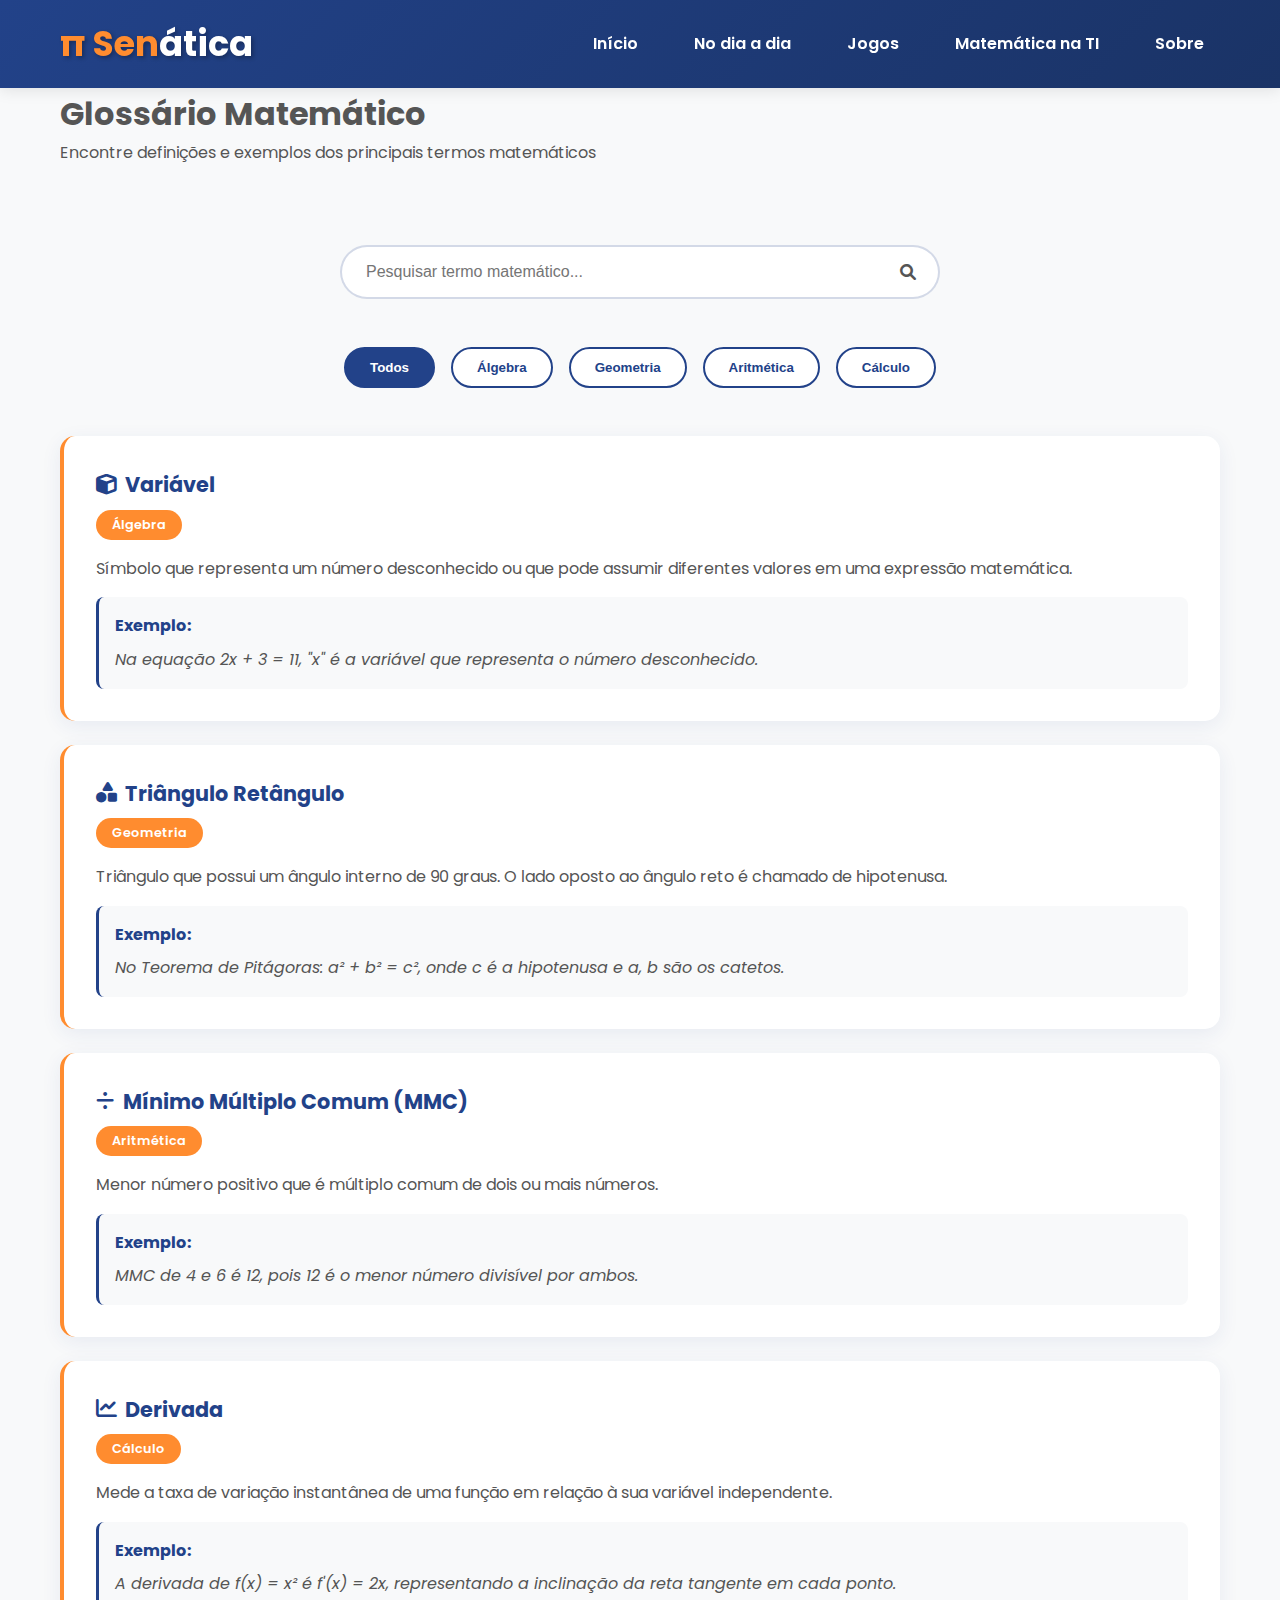
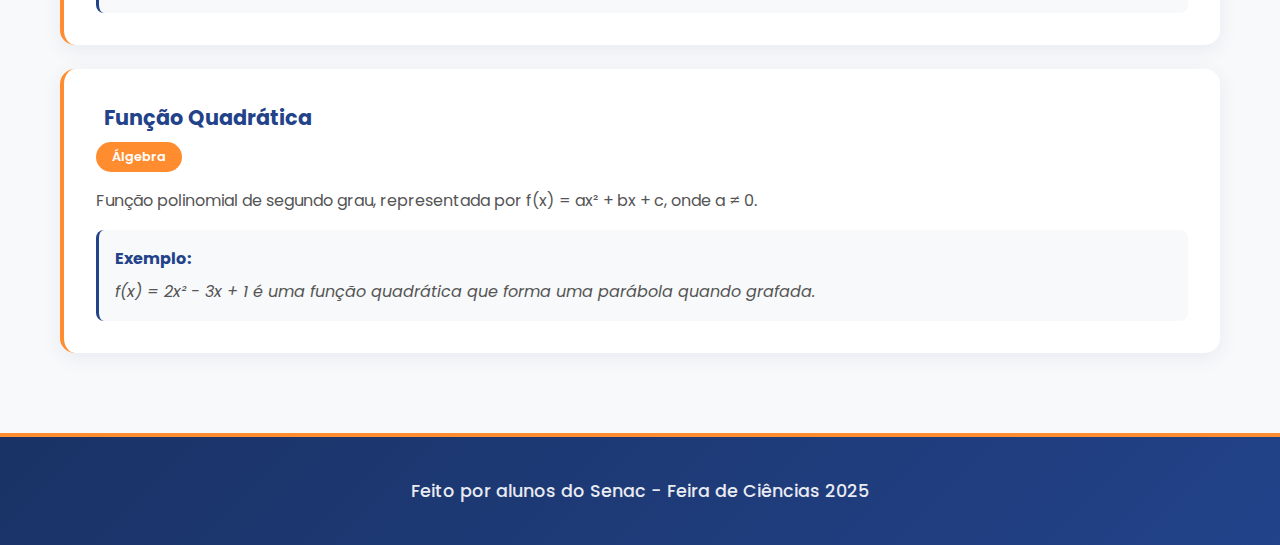
<file: paginas/glossario.html>
<!DOCTYPE html>
<html lang="pt-BR">
<head>
    <meta charset="UTF-8">
    <meta name="viewport" content="width=device-width, initial-scale=1.0">
    <title>Glossário - π Senática</title>
    <link rel="stylesheet" href="../styles.css">
    <link href="https://fonts.googleapis.com/css2?family=Poppins:wght@400;600;700&display=swap" rel="stylesheet">
    <link rel="stylesheet" href="https://cdnjs.cloudflare.com/ajax/libs/font-awesome/6.0.0-beta3/css/all.min.css">
    <style>
        /* ===== ESTILOS PARA GLOSSÁRIO ===== */
        .glossary-section {
            padding: 5rem 0;
            background: var(--body-background);
        }

        .glossary-search {
            max-width: 600px;
            margin: 0 auto 3rem;
            position: relative;
        }

        .glossary-search input {
            width: 100%;
            padding: 1rem 1.5rem;
            border: 2px solid rgba(34, 66, 137, 0.2);
            border-radius: 50px;
            font-size: 1rem;
            transition: all 0.3s ease;
        }

        .glossary-search input:focus {
            outline: none;
            border-color: var(--accent-orange);
            box-shadow: 0 0 0 3px rgba(255, 140, 47, 0.1);
        }

        .glossary-search i {
            position: absolute;
            right: 1.5rem;
            top: 50%;
            transform: translateY(-50%);
            color: var(--text-light-gray);
        }

        .glossary-filters {
            display: flex;
            justify-content: center;
            flex-wrap: wrap;
            gap: 1rem;
            margin-bottom: 3rem;
        }

        .glossary-filter {
            background: var(--background-white);
            border: 2px solid var(--primary-blue);
            color: var(--primary-blue);
            padding: 0.7rem 1.5rem;
            border-radius: 50px;
            cursor: pointer;
            transition: all 0.3s ease;
            font-weight: 600;
        }

        .glossary-filter:hover,
        .glossary-filter.active {
            background: var(--primary-blue);
            color: var(--background-white);
        }

        .glossary-grid {
            display: grid;
            gap: 1.5rem;
        }

        .glossary-item {
            background: var(--background-white);
            border-radius: 15px;
            padding: 2rem;
            box-shadow: 0 5px 20px rgba(34, 66, 137, 0.08);
            transition: all 0.3s ease;
            border-left: 4px solid var(--accent-orange);
        }

        .glossary-item:hover {
            transform: translateY(-5px);
            box-shadow: 0 10px 30px rgba(34, 66, 137, 0.12);
        }

        .glossary-term {
            color: var(--primary-blue);
            font-size: 1.3rem;
            font-weight: 700;
            margin-bottom: 0.5rem;
            display: flex;
            align-items: center;
            gap: 0.5rem;
        }

        .glossary-category {
            display: inline-block;
            background: var(--accent-orange);
            color: white;
            padding: 0.3rem 1rem;
            border-radius: 50px;
            font-size: 0.8rem;
            font-weight: 600;
            margin-bottom: 1rem;
        }

        .glossary-definition {
            color: var(--text-light-gray);
            line-height: 1.6;
            margin-bottom: 1rem;
        }

        .glossary-example {
            background: var(--body-background);
            padding: 1rem;
            border-radius: 8px;
            border-left: 3px solid var(--primary-blue);
        }

        .glossary-example h4 {
            color: var(--primary-blue);
            margin-bottom: 0.5rem;
            font-size: 1rem;
        }

        .glossary-example p {
            margin: 0;
            color: var(--text-light-gray);
            font-style: italic;
        }

        .no-results {
            text-align: center;
            padding: 3rem;
            color: var(--text-light-gray);
        }

        @media (max-width: 768px) {
            .glossary-filters {
                gap: 0.5rem;
            }
            
            .glossary-filter {
                padding: 0.5rem 1rem;
                font-size: 0.9rem;
            }
        }
    </style>
</head>
<body>
    <header class="main-header">
        <div class="container header-content">
            <h1 class="logo">
                <a href="../index.html" style="text-decoration: none; color: inherit;">
                    <span class="logo-pi">π Sen</span>ática
                </a>
            </h1>
            <nav class="main-nav">
                <ul>
                    <li><a href="../index.html">Início</a></li>
                    <li><a href="dia-a-dia.html">No dia a dia</a></li>
                    <li><a href="../jogos/jogos.html">Jogos</a></li>
                    <li><a href="matematica-ti.html">Matemática na TI</a></li>
                    <li><a href="sobre.html">Sobre</a></li>
                </ul>
            </nav>
        </div>
    </header>

    <main>
        <section class="page-hero">
            <div class="container">
                <h1>Glossário Matemático</h1>
                <p>Encontre definições e exemplos dos principais termos matemáticos</p>
            </div>
        </section>

        <section class="glossary-section">
            <div class="container">
                <div class="glossary-search">
                    <input type="text" id="searchInput" placeholder="Pesquisar termo matemático...">
                    <i class="fas fa-search"></i>
                </div>

                <div class="glossary-filters">
                    <button class="glossary-filter active" data-filter="all">Todos</button>
                    <button class="glossary-filter" data-filter="algebra">Álgebra</button>
                    <button class="glossary-filter" data-filter="geometria">Geometria</button>
                    <button class="glossary-filter" data-filter="aritmetica">Aritmética</button>
                    <button class="glossary-filter" data-filter="calculo">Cálculo</button>
                </div>

                <div class="glossary-grid" id="glossaryGrid">
                    <!-- Termo 1 -->
                    <div class="glossary-item" data-category="algebra">
                        <div class="glossary-term">
                            <i class="fas fa-cube"></i>
                            Variável
                        </div>
                        <span class="glossary-category">Álgebra</span>
                        <p class="glossary-definition">
                            Símbolo que representa um número desconhecido ou que pode assumir diferentes valores em uma expressão matemática.
                        </p>
                        <div class="glossary-example">
                            <h4>Exemplo:</h4>
                            <p>Na equação 2x + 3 = 11, "x" é a variável que representa o número desconhecido.</p>
                        </div>
                    </div>

                    <!-- Termo 2 -->
                    <div class="glossary-item" data-category="geometria">
                        <div class="glossary-term">
                            <i class="fas fa-shapes"></i>
                            Triângulo Retângulo
                        </div>
                        <span class="glossary-category">Geometria</span>
                        <p class="glossary-definition">
                            Triângulo que possui um ângulo interno de 90 graus. O lado oposto ao ângulo reto é chamado de hipotenusa.
                        </p>
                        <div class="glossary-example">
                            <h4>Exemplo:</h4>
                            <p>No Teorema de Pitágoras: a² + b² = c², onde c é a hipotenusa e a, b são os catetos.</p>
                        </div>
                    </div>

                    <!-- Termo 3 -->
                    <div class="glossary-item" data-category="aritmetica">
                        <div class="glossary-term">
                            <i class="fas fa-divide"></i>
                            Mínimo Múltiplo Comum (MMC)
                        </div>
                        <span class="glossary-category">Aritmética</span>
                        <p class="glossary-definition">
                            Menor número positivo que é múltiplo comum de dois ou mais números.
                        </p>
                        <div class="glossary-example">
                            <h4>Exemplo:</h4>
                            <p>MMC de 4 e 6 é 12, pois 12 é o menor número divisível por ambos.</p>
                        </div>
                    </div>

                    <!-- Termo 4 -->
                    <div class="glossary-item" data-category="calculo">
                        <div class="glossary-term">
                            <i class="fas fa-chart-line"></i>
                            Derivada
                        </div>
                        <span class="glossary-category">Cálculo</span>
                        <p class="glossary-definition">
                            Mede a taxa de variação instantânea de uma função em relação à sua variável independente.
                        </p>
                        <div class="glossary-example">
                            <h4>Exemplo:</h4>
                            <p>A derivada de f(x) = x² é f'(x) = 2x, representando a inclinação da reta tangente em cada ponto.</p>
                        </div>
                    </div>

                    <!-- Termo 5 -->
                    <div class="glossary-item" data-category="algebra">
                        <div class="glossary-term">
                            <i class="fas fa-function"></i>
                            Função Quadrática
                        </div>
                        <span class="glossary-category">Álgebra</span>
                        <p class="glossary-definition">
                            Função polinomial de segundo grau, representada por f(x) = ax² + bx + c, onde a ≠ 0.
                        </p>
                        <div class="glossary-example">
                            <h4>Exemplo:</h4>
                            <p>f(x) = 2x² - 3x + 1 é uma função quadrática que forma uma parábola quando grafada.</p>
                        </div>
                    </div>
                </div>
            </div>
        </section>
    </main>

    <footer class="main-footer">
        <div class="container footer-text">
            <p>Feito por alunos do Senac - Feira de Ciências 2025</p>
        </div>
    </footer>

    <script>
        // Filtros e busca do glossário
        const searchInput = document.getElementById('searchInput');
        const filterBtns = document.querySelectorAll('.glossary-filter');
        const glossaryItems = document.querySelectorAll('.glossary-item');

        // Filtro por categoria
        filterBtns.forEach(btn => {
            btn.addEventListener('click', () => {
                filterBtns.forEach(b => b.classList.remove('active'));
                btn.classList.add('active');
                
                const filter = btn.dataset.filter;
                filterGlossary(filter);
            });
        });

        // Busca em tempo real
        searchInput.addEventListener('input', () => {
            const searchTerm = searchInput.value.toLowerCase();
            filterGlossary('all', searchTerm);
        });

        function filterGlossary(category, searchTerm = '') {
            glossaryItems.forEach(item => {
                const itemCategory = item.dataset.category;
                const term = item.querySelector('.glossary-term').textContent.toLowerCase();
                const definition = item.querySelector('.glossary-definition').textContent.toLowerCase();
                
                const matchesCategory = category === 'all' || itemCategory === category;
                const matchesSearch = term.includes(searchTerm) || definition.includes(searchTerm);
                
                if (matchesCategory && matchesSearch) {
                    item.style.display = 'block';
                } else {
                    item.style.display = 'none';
                }
            });
        }
    </script>
</body>
</html>
</file>
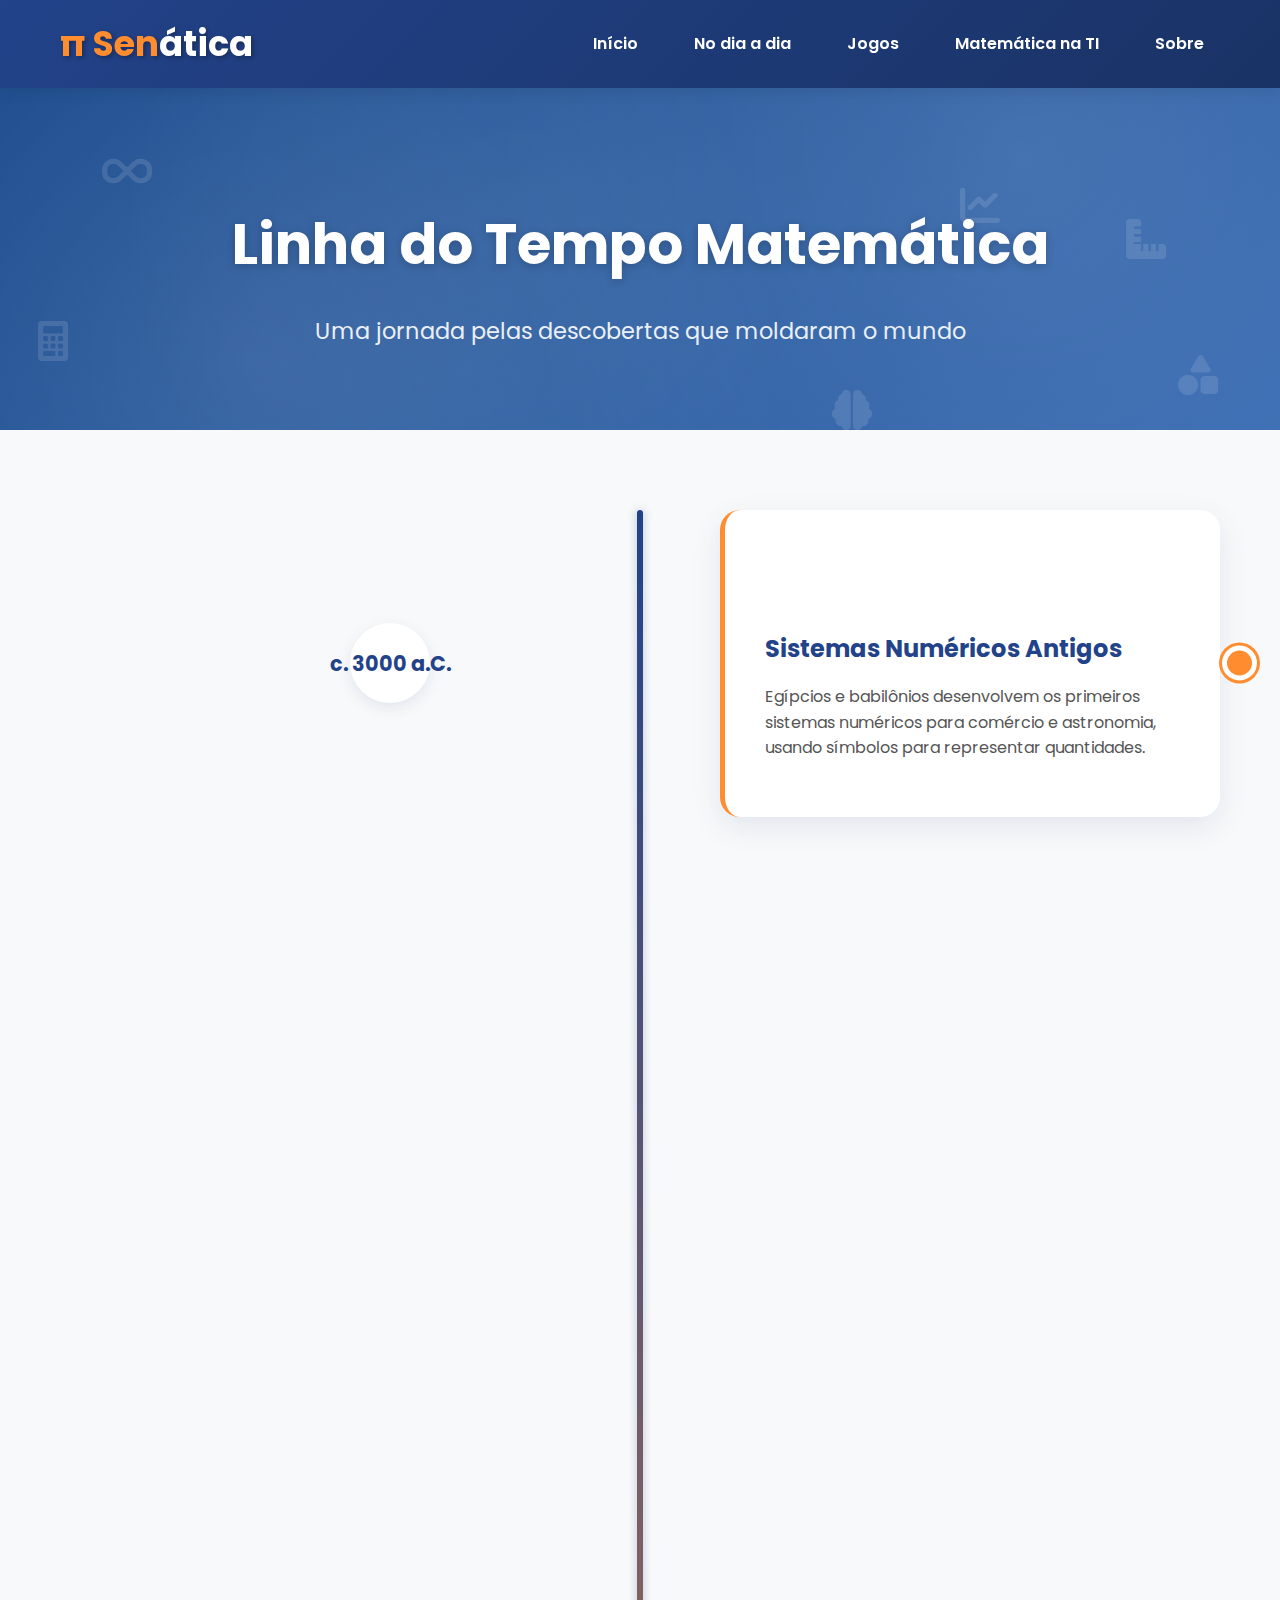
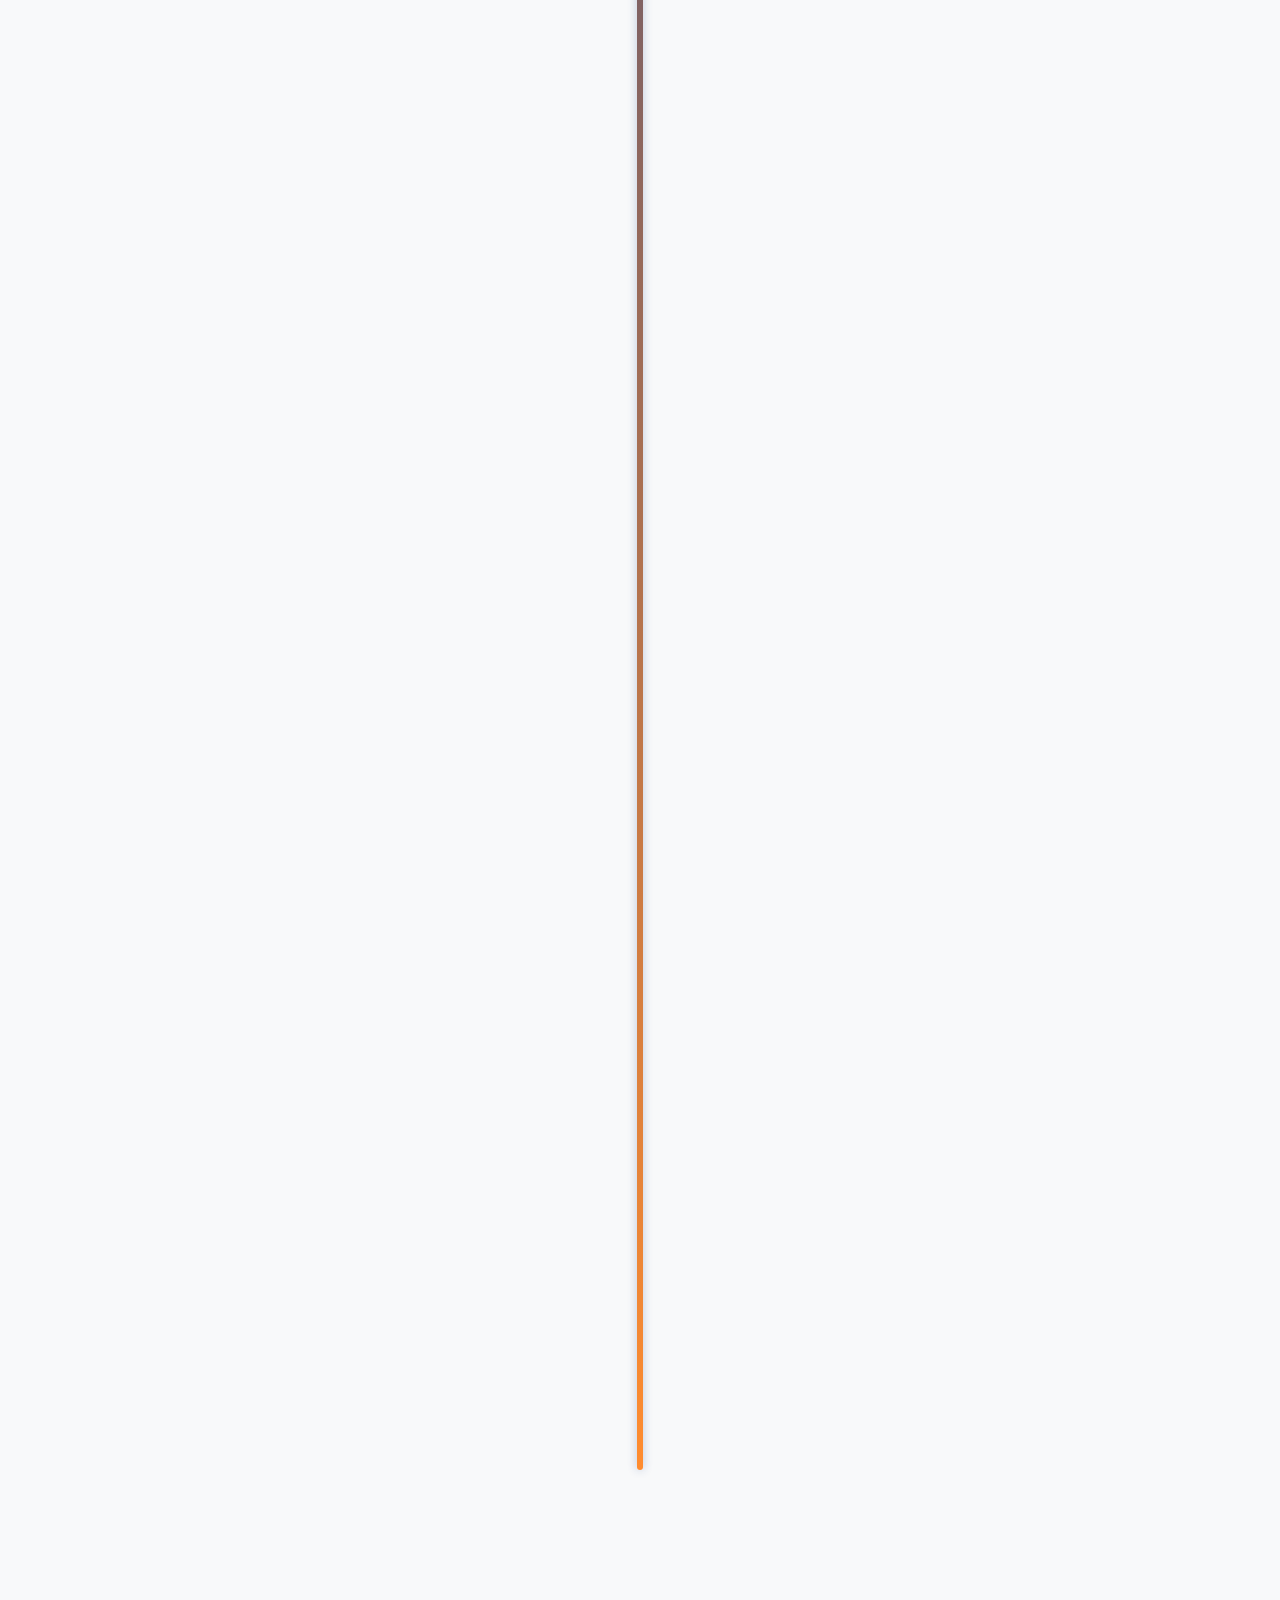
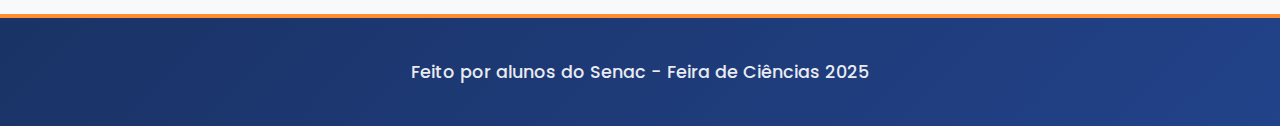
<file: paginas/linhaTempo.html>
<!DOCTYPE html>
<html lang="pt-BR">
<head>
    <meta charset="UTF-8">
    <meta name="viewport" content="width=device-width, initial-scale=1.0">
    <title>Linha do Tempo - π Senática</title>
    <link rel="stylesheet" href="../styles.css">
    <link href="https://fonts.googleapis.com/css2?family=Poppins:wght@400;600;700&display=swap" rel="stylesheet">
    <link rel="stylesheet" href="https://cdnjs.cloudflare.com/ajax/libs/font-awesome/6.0.0-beta3/css/all.min.css">
    <style>
        /* ===== ESTILOS PARA PAGE HERO ===== */
        .page-hero {
            background: linear-gradient(135deg, #1a4a8d 0%, #2a5ca0 50%, #3a6cb3 100%);
            color: white;
            padding: 7rem 0 5rem;
            text-align: center;
            position: relative;
            overflow: hidden;
        }

        .page-hero::before {
            content: "";
            position: absolute;
            top: 0;
            left: 0;
            right: 0;
            bottom: 0;
            background: 
                radial-gradient(circle at 20% 80%, rgba(255, 255, 255, 0.1) 0%, transparent 50%),
                radial-gradient(circle at 80% 20%, rgba(255, 255, 255, 0.1) 0%, transparent 50%),
                radial-gradient(circle at 40% 40%, rgba(255, 255, 255, 0.05) 0%, transparent 50%);
            z-index: 1;
        }

        .page-hero .container {
            position: relative;
            z-index: 2;
        }

        .page-hero h1 {
            font-size: 3.5rem;
            font-weight: 700;
            margin-bottom: 1.5rem;
            text-shadow: 0 2px 10px rgba(0, 0, 0, 0.2);
            animation: fadeInUp 0.8s ease-out;
        }

        .page-hero p {
            font-size: 1.4rem;
            max-width: 700px;
            margin: 0 auto;
            opacity: 0.9;
            line-height: 1.6;
            animation: fadeInUp 0.8s ease-out 0.2s both;
        }

        .hero-timeline-icons {
            position: absolute;
            top: 0;
            left: 0;
            width: 100%;
            height: 100%;
            pointer-events: none;
            z-index: 1;
        }

        .timeline-icon-hero {
            position: absolute;
            color: rgba(255, 255, 255, 0.15);
            font-size: 2.5rem;
            animation: float 8s ease-in-out infinite;
        }

        .timeline-icon-hero:nth-child(1) { top: 15%; left: 8%; animation-delay: 0s; }
        .timeline-icon-hero:nth-child(2) { top: 65%; left: 3%; animation-delay: 1.5s; }
        .timeline-icon-hero:nth-child(3) { top: 35%; left: 88%; animation-delay: 3s; }
        .timeline-icon-hero:nth-child(4) { top: 75%; left: 92%; animation-delay: 4.5s; }
        .timeline-icon-hero:nth-child(5) { top: 25%; left: 75%; animation-delay: 6s; }
        .timeline-icon-hero:nth-child(6) { top: 85%; left: 65%; animation-delay: 7.5s; }

        @keyframes fadeInUp {
            from {
                opacity: 0;
                transform: translateY(30px);
            }
            to {
                opacity: 1;
                transform: translateY(0);
            }
        }

        @keyframes float {
            0%, 100% {
                transform: translateY(0) rotate(0deg);
            }
            50% {
                transform: translateY(-25px) rotate(5deg);
            }
        }

        /* ===== ESTILOS PARA LINHA DO TEMPO ===== */
        .timeline-section {
            padding: 5rem 0;
            background: var(--body-background);
        }

        .timeline {
            position: relative;
            max-width: 1200px;
            margin: 0 auto;
        }

        .timeline::before {
            content: '';
            position: absolute;
            left: 50%;
            transform: translateX(-50%);
            width: 6px;
            height: 100%;
            background: linear-gradient(to bottom, var(--primary-blue), var(--accent-orange));
            border-radius: 3px;
            box-shadow: 0 0 10px rgba(34, 66, 137, 0.3);
        }

        .timeline-item {
            display: flex;
            justify-content: center;
            align-items: center;
            margin-bottom: 4rem;
            position: relative;
            opacity: 0;
            transform: translateY(30px);
            transition: all 0.6s ease;
        }

        .timeline-item.visible {
            opacity: 1;
            transform: translateY(0);
        }

        .timeline-item:nth-child(odd) {
            flex-direction: row;
        }

        .timeline-item:nth-child(even) {
            flex-direction: row-reverse;
        }

        .timeline-date {
            flex: 1;
            text-align: center;
            font-weight: 700;
            font-size: 1.3rem;
            color: var(--primary-blue);
            padding: 0 2rem;
            position: relative;
            z-index: 2;
        }

        .timeline-date::before {
            content: '';
            position: absolute;
            top: 50%;
            left: 50%;
            transform: translate(-50%, -50%);
            width: 80px;
            height: 80px;
            background: var(--background-white);
            border-radius: 50%;
            box-shadow: 0 5px 15px rgba(34, 66, 137, 0.1);
            z-index: -1;
        }

        .timeline-content {
            flex: 2;
            background: var(--background-white);
            padding: 2.5rem;
            border-radius: 20px;
            box-shadow: 0 10px 30px rgba(34, 66, 137, 0.1);
            position: relative;
            max-width: 500px;
            border-left: 5px solid var(--accent-orange);
            transition: all 0.3s ease;
        }

        .timeline-content:hover {
            transform: translateY(-5px);
            box-shadow: 0 15px 40px rgba(34, 66, 137, 0.15);
        }

        .timeline-content::before {
            content: '';
            position: absolute;
            top: 50%;
            width: 25px;
            height: 25px;
            background: var(--accent-orange);
            border-radius: 50%;
            transform: translateY(-50%);
            border: 5px solid var(--background-white);
            box-shadow: 0 0 0 3px var(--accent-orange);
        }

        .timeline-item:nth-child(odd) .timeline-content::before {
            right: -37px;
        }

        .timeline-item:nth-child(even) .timeline-content::before {
            left: -37px;
        }

        .timeline-content h2 {
            color: var(--primary-blue);
            margin-bottom: 1rem;
            font-size: 1.5rem;
        }

        .timeline-content p {
            color: var(--text-light-gray);
            line-height: 1.6;
            margin-bottom: 1rem;
        }

        .timeline-icon {
            font-size: 2.5rem;
            color: var(--accent-orange);
            margin-bottom: 1rem;
            text-align: center;
        }

        /* ===== MELHORIAS DE RESPONSIVIDADE ===== */
        @media (max-width: 1024px) {
            .timeline-content {
                max-width: 450px;
                padding: 2rem;
            }
            
            .timeline-date {
                font-size: 1.2rem;
            }
            
            .timeline-date::before {
                width: 70px;
                height: 70px;
            }
        }

        @media (max-width: 768px) {
            .page-hero {
                padding: 5rem 0 3rem;
            }
            
            .page-hero h1 {
                font-size: 2.5rem;
            }
            
            .page-hero p {
                font-size: 1.2rem;
                padding: 0 1rem;
            }
            
            .timeline-icon-hero {
                font-size: 2rem;
            }
            
            .timeline-section {
                padding: 3rem 0;
            }
            
            .timeline::before {
                left: 30px;
            }

            .timeline-item {
                flex-direction: row !important;
                align-items: flex-start;
                margin-bottom: 3rem;
            }

            .timeline-date {
                flex: 0 0 100px;
                text-align: left;
                padding: 0;
                font-size: 1.1rem;
                margin-right: 1rem;
            }
            
            .timeline-date::before {
                width: 60px;
                height: 60px;
                left: 0;
                transform: translate(0, -50%);
            }

            .timeline-content {
                flex: 1;
                margin-left: 2rem;
                max-width: none;
            }

            .timeline-content::before {
                left: -37px !important;
                right: auto !important;
            }
            
            .timeline-icon {
                font-size: 2rem;
            }
        }

        @media (max-width: 480px) {
            .page-hero {
                padding: 4rem 0 2.5rem;
            }
            
            .page-hero h1 {
                font-size: 2rem;
            }
            
            .page-hero p {
                font-size: 1rem;
            }
            
            .timeline-icon-hero {
                display: none;
            }
            
            .timeline-section {
                padding: 2rem 0;
            }
            
            .timeline::before {
                left: 20px;
                width: 4px;
            }
            
            .timeline-item {
                margin-bottom: 2rem;
            }
            
            .timeline-date {
                flex: 0 0 80px;
                font-size: 1rem;
            }
            
            .timeline-date::before {
                width: 50px;
                height: 50px;
            }
            
            .timeline-content {
                padding: 1.5rem;
                margin-left: 1.5rem;
                border-left-width: 4px;
            }
            
            .timeline-content::before {
                width: 20px;
                height: 20px;
                left: -30px !important;
                border-width: 4px;
            }
            
            .timeline-content h2 {
                font-size: 1.3rem;
            }
            
            .timeline-content p {
                font-size: 0.95rem;
            }
            
            .timeline-icon {
                font-size: 1.8rem;
            }
        }

        @media (max-width: 360px) {
            .timeline-date {
                flex: 0 0 70px;
                font-size: 0.9rem;
            }
            
            .timeline-date::before {
                width: 45px;
                height: 45px;
            }
            
            .timeline-content {
                padding: 1.2rem;
                margin-left: 1.2rem;
            }
            
            .timeline-content h2 {
                font-size: 1.2rem;
            }
            
            .timeline-content p {
                font-size: 0.9rem;
            }
        }
    </style>
</head>
<body>
    <header class="main-header">
        <div class="container header-content">
            <h1 class="logo">
                <a href="../index.html" style="text-decoration: none; color: inherit;">
                    <span class="logo-pi">π Sen</span>ática
                </a>
            </h1>
            <nav class="main-nav">
                <ul>
                    <li><a href="../index.html">Início</a></li>
                    <li><a href="dia-a-dia.html">No dia a dia</a></li>
                    <li><a href="../jogos/jogos.html">Jogos</a></li>
                    <li><a href="matematica-ti.html">Matemática na TI</a></li>
                    <li><a href="sobre.html">Sobre</a></li>
                </ul>
            </nav>
        </div>
    </header>

    <main>
        <section class="page-hero">
            <div class="hero-timeline-icons">
                <div class="timeline-icon-hero"><i class="fas fa-infinity"></i></div>
                <div class="timeline-icon-hero"><i class="fas fa-calculator"></i></div>
                <div class="timeline-icon-hero"><i class="fas fa-ruler-combined"></i></div>
                <div class="timeline-icon-hero"><i class="fas fa-shapes"></i></div>
                <div class="timeline-icon-hero"><i class="fas fa-chart-line"></i></div>
                <div class="timeline-icon-hero"><i class="fas fa-brain"></i></div>
            </div>
            <div class="container">
                <h1>Linha do Tempo Matemática</h1>
                <p>Uma jornada pelas descobertas que moldaram o mundo</p>
            </div>
        </section>

        <section class="timeline-section">
            <div class="container">
                <div class="timeline">
                    <!-- Item 1 -->
                    <div class="timeline-item">
                        <div class="timeline-date">c. 3000 a.C.</div>
                        <div class="timeline-content">
                            <div class="timeline-icon">
                                <i class="fas fa-hierarchy"></i>
                            </div>
                            <h2>Sistemas Numéricos Antigos</h2>
                            <p>Egípcios e babilônios desenvolvem os primeiros sistemas numéricos para comércio e astronomia, usando símbolos para representar quantidades.</p>
                        </div>
                    </div>

                    <!-- Item 2 -->
                    <div class="timeline-item">
                        <div class="timeline-date">c. 600 a.C.</div>
                        <div class="timeline-content">
                            <div class="timeline-icon">
                                <i class="fas fa-school"></i>
                            </div>
                            <h2>Escola Pitagórica</h2>
                            <p>Pitágoras e seus seguidores estabelecem fundamentos da matemática como disciplina teórica, desenvolvendo teoremas e relações numéricas.</p>
                        </div>
                    </div>

                    <!-- Item 3 -->
                    <div class="timeline-item">
                        <div class="timeline-date">c. 300 a.C.</div>
                        <div class="timeline-content">
                            <div class="timeline-icon">
                                <i class="fas fa-ruler-combined"></i>
                            </div>
                            <h2>Os Elementos de Euclides</h2>
                            <p>Euclides compila o conhecimento matemático grego em "Os Elementos", estabelecendo a base da geometria por mais de 2000 anos.</p>
                        </div>
                    </div>

                    <!-- Item 4 -->
                    <div class="timeline-item">
                        <div class="timeline-date">c. 250 d.C.</div>
                        <div class="timeline-content">
                            <div class="timeline-icon">
                                <i class="fas fa-dice"></i>
                            </div>
                            <h2>O Número Zero</h2>
                            <p>Civilizações mesoamericanas e indianas desenvolvem o conceito do zero como número, revolucionando a aritmética e notação posicional.</p>
                        </div>
                    </div>

                    <!-- Item 5 -->
                    <div class="timeline-item">
                        <div class="timeline-date">século XVII</div>
                        <div class="timeline-content">
                            <div class="timeline-icon">
                                <i class="fas fa-infinity"></i>
                            </div>
                            <h2>Descoberta do Cálculo</h2>
                            <p>Newton e Leibniz desenvolvem independentemente o cálculo diferencial e integral, fundamentais para física e engenharia modernas.</p>
                        </div>
                    </div>

                    <!-- Item 6 -->
                    <div class="timeline-item">
                        <div class="timeline-date">século XIX</div>
                        <div class="timeline-content">
                            <div class="timeline-icon">
                                <i class="fas fa-shapes"></i>
                            </div>
                            <h2>Revoluções na Geometria</h2>
                            <p>Descoberta de geometrias não-euclidianas por Gauss, Bolyai e Lobachevsky, expandindo os conceitos de espaço e dimensão.</p>
                        </div>
                    </div>

                    <!-- Item 7 -->
                    <div class="timeline-item">
                        <div class="timeline-date">século XX</div>
                        <div class="timeline-content">
                            <div class="timeline-icon">
                                <i class="fas fa-laptop-code"></i>
                            </div>
                            <h2>Teoria da Computação</h2>
                            <p>Alan Turing e outros estabelecem os fundamentos matemáticos da ciência da computação e inteligência artificial.</p>
                        </div>
                    </div>
                </div>
            </div>
        </section>
    </main>

    <footer class="main-footer">
        <div class="container footer-text">
            <p>Feito por alunos do Senac - Feira de Ciências 2025</p>
        </div>
    </footer>

    <script>
        // Animação de entrada para os itens da linha do tempo
        document.addEventListener('DOMContentLoaded', function() {
            const timelineItems = document.querySelectorAll('.timeline-item');
            
            const observer = new IntersectionObserver((entries) => {
                entries.forEach(entry => {
                    if (entry.isIntersecting) {
                        entry.target.classList.add('visible');
                    }
                });
            }, {
                threshold: 0.1,
                rootMargin: '0px 0px -50px 0px'
            });
            
            timelineItems.forEach(item => {
                observer.observe(item);
            });
        });
    </script>
</body>
</html>
</file>
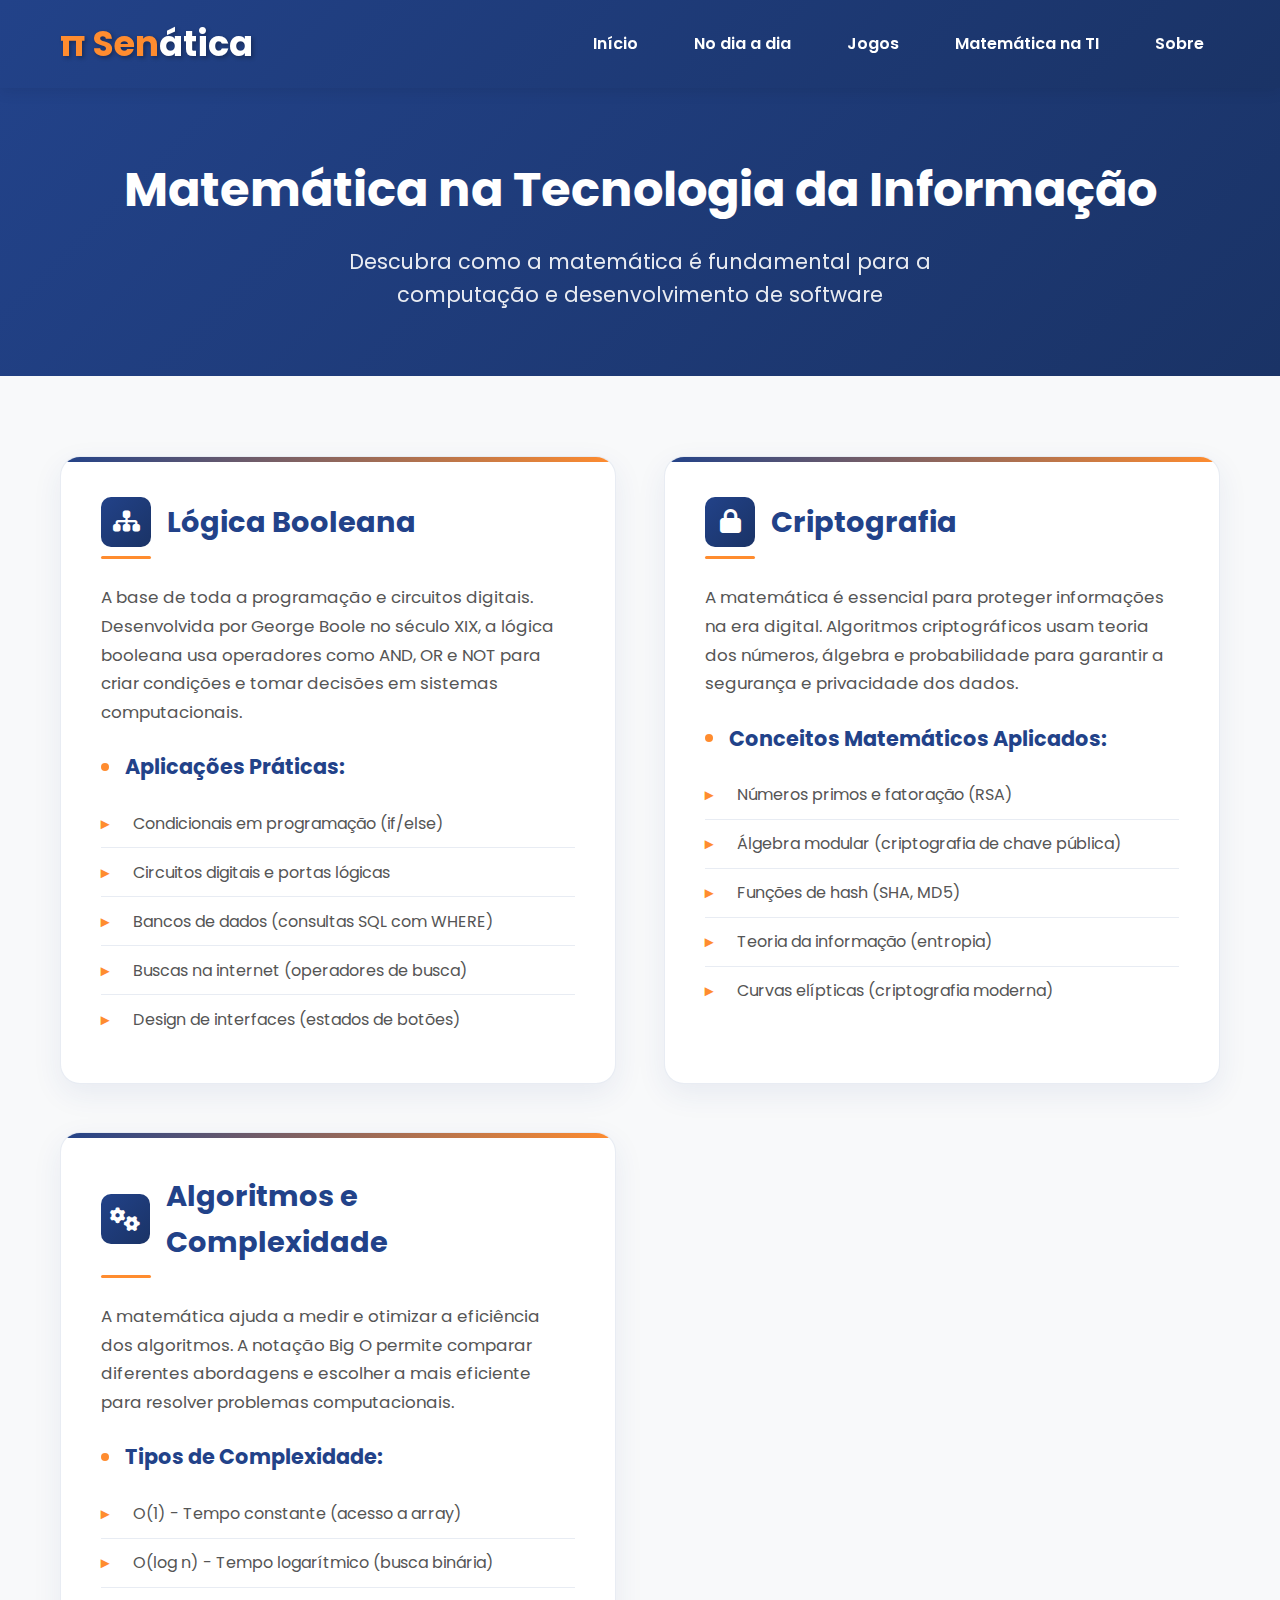
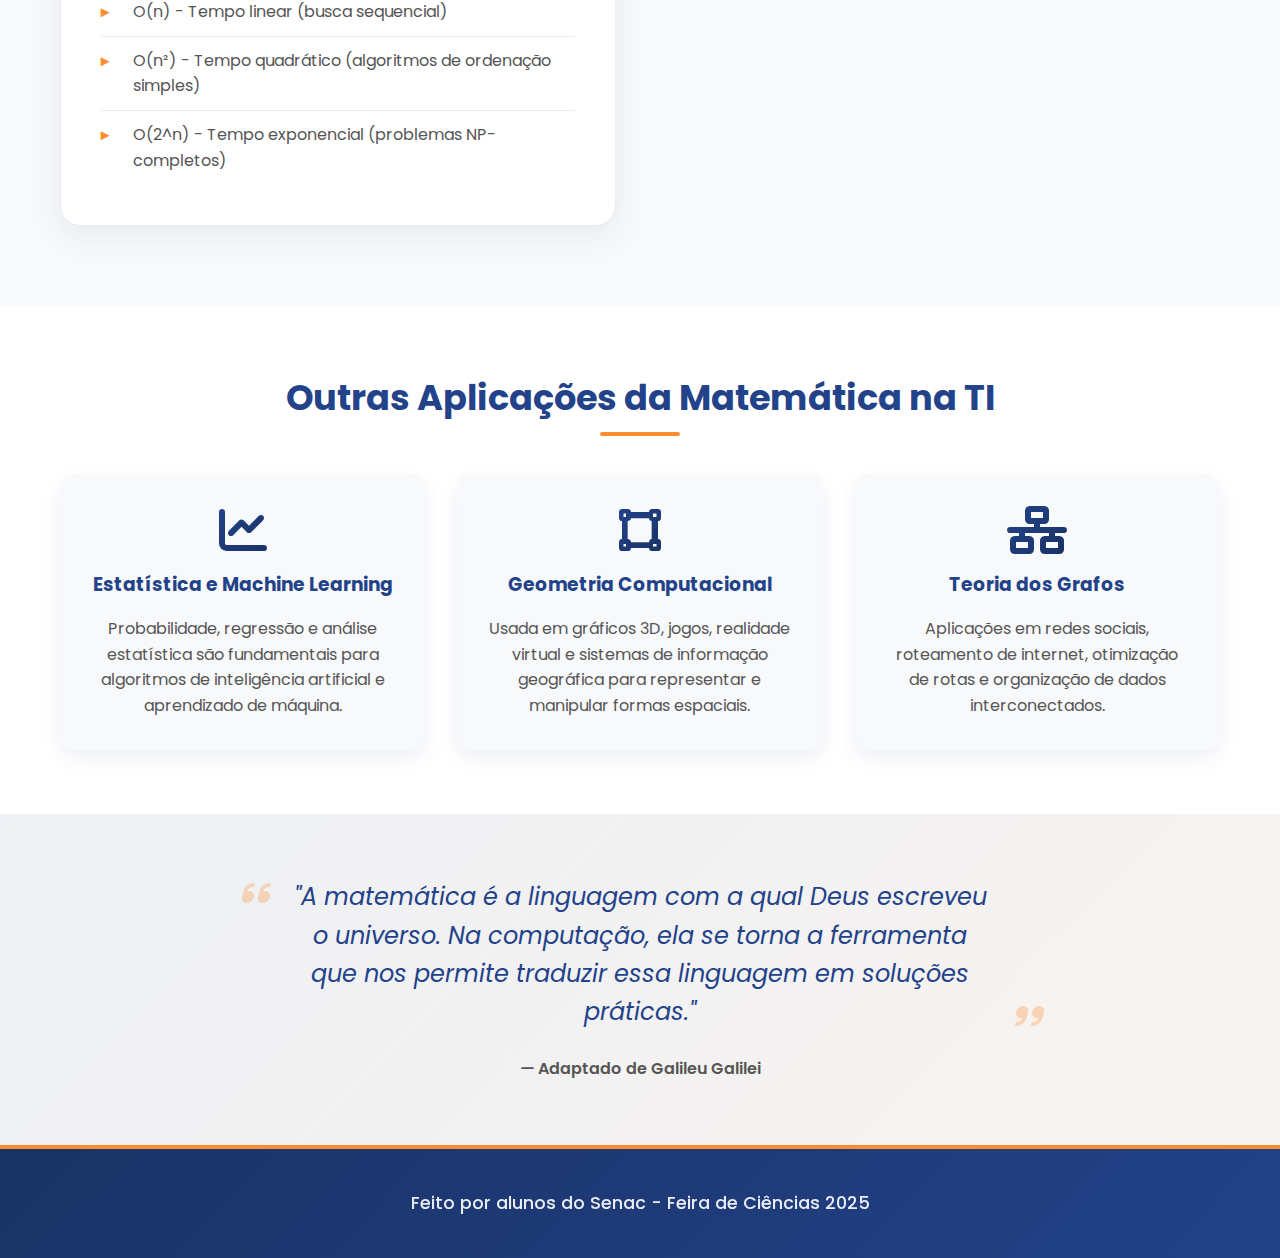
<file: paginas/matematica-ti.html>
<!DOCTYPE html>
<html lang="pt-BR">

<head>
    <meta charset="UTF-8">
    <meta name="viewport" content="width=device-width, initial-scale=1.0">
    <title>Matemática na TI - π Senática</title>
    <link rel="stylesheet" href="../styles.css">
    <link href="https://fonts.googleapis.com/css2?family=Poppins:wght@400;600;700&display=swap" rel="stylesheet">
    <link rel="stylesheet" href="https://cdnjs.cloudflare.com/ajax/libs/font-awesome/6.0.0-beta3/css/all.min.css">
    <style>
        /* ===== ESTILOS ESPECÍFICOS PARA PÁGINA MATEMÁTICA NA TI ===== */

        /* Hero Section Específica */
        .page-hero {
            background: linear-gradient(135deg, var(--primary-blue), var(--footer-blue));
            color: var(--background-white);
            padding: 4rem 0;
            text-align: center;
            position: relative;
            overflow: hidden;
        }

        .page-hero::before {
            content: '';
            position: absolute;
            top: 0;
            left: 0;
            width: 100%;
            height: 100%;
            background:
                radial-gradient(circle at 20% 80%, rgba(255, 140, 47, 0.1) 0%, transparent 50%),
                radial-gradient(circle at 80% 20%, rgba(255, 255, 255, 0.1) 0%, transparent 50%),
                /*url('data:image/svg+xml,<svg xmlns="http://www.w3.org/2000/svg" viewBox="0 0 100 100" width="100" height="100" opacity="0.05"><path d="M50,5 L60,40 L95,40 L65,60 L75,95 L50,75 L25,95 L35,60 L5,40 L40,40 Z" fill="white"/></svg>') repeat;*/
        }

        .page-hero h1 {
            font-size: 3rem;
            font-weight: 700;
            margin-bottom: 1rem;
            position: relative;
            z-index: 1;
        }

        .page-hero p {
            font-size: 1.3rem;
            opacity: 0.9;
            max-width: 600px;
            margin: 0 auto;
            position: relative;
            z-index: 1;
        }

        /* Seção de Conteúdo Principal - Layout Específico */
        .content-section {
            padding: 5rem 0;
            background: var(--body-background);
        }

        .content-grid {
            display: grid;
            grid-template-columns: repeat(auto-fit, minmax(400px, 1fr));
            gap: 3rem;
        }

        .content-card {
            background: var(--background-white);
            border-radius: 20px;
            padding: 2.5rem;
            box-shadow: 0 10px 30px rgba(34, 66, 137, 0.08);
            transition: all 0.4s ease;
            position: relative;
            overflow: hidden;
            border: 1px solid rgba(34, 66, 137, 0.1);
        }

        .content-card::before {
            content: '';
            position: absolute;
            top: 0;
            left: 0;
            width: 100%;
            height: 5px;
            background: linear-gradient(90deg, var(--primary-blue), var(--accent-orange));
        }

        .content-card:hover {
            transform: translateY(-10px);
            box-shadow: 0 20px 40px rgba(34, 66, 137, 0.15);
        }

        /* Cabeçalhos dos Cards com Ícones */
        .content-card h2 {
            font-size: 1.8rem;
            color: var(--primary-blue);
            margin-bottom: 1.5rem;
            position: relative;
            padding-bottom: 0.8rem;
            display: flex;
            align-items: center;
            gap: 1rem;
        }

        .content-card h2::after {
            content: '';
            position: absolute;
            bottom: 0;
            left: 0;
            width: 50px;
            height: 3px;
            background: var(--accent-orange);
            border-radius: 3px;
        }

        .content-card h2::before {
            font-family: 'Font Awesome 6 Free';
            font-weight: 900;
            font-size: 1.5rem;
            width: 50px;
            height: 50px;
            display: flex;
            align-items: center;
            justify-content: center;
            background: linear-gradient(135deg, var(--primary-blue), var(--footer-blue));
            color: white;
            border-radius: 10px;
        }

        /* Ícones específicos para cada card */
        .content-card:nth-child(1) h2::before {
            content: '\f0e8';
            /* Ícone de fluxo */
        }

        .content-card:nth-child(2) h2::before {
            content: '\f023';
            /* Ícone de cadeado */
        }

        .content-card:nth-child(3) h2::before {
            content: '\f085';
            /* Ícone de engrenagem */
        }

        .content-card p {
            color: var(--text-light-gray);
            line-height: 1.7;
            font-size: 1.05rem;
            margin-bottom: 1.5rem;
        }

        .content-card h3 {
            color: var(--primary-blue);
            margin: 1.5rem 0 1rem 0;
            font-size: 1.3rem;
            position: relative;
            padding-left: 1.5rem;
        }

        .content-card h3::before {
            content: '';
            position: absolute;
            left: 0;
            top: 50%;
            transform: translateY(-50%);
            width: 8px;
            height: 8px;
            background: var(--accent-orange);
            border-radius: 50%;
        }

        .content-card ul {
            list-style: none;
            padding: 0;
        }

        .content-card li {
            padding: 0.7rem 0;
            color: var(--text-light-gray);
            position: relative;
            padding-left: 2rem;
            line-height: 1.6;
            border-bottom: 1px solid rgba(34, 66, 137, 0.1);
        }

        .content-card li:last-child {
            border-bottom: none;
        }

        .content-card li::before {
            content: '▸';
            position: absolute;
            left: 0;
            color: var(--accent-orange);
            font-weight: bold;
        }

        /* Seção de Exemplos Interativos */
        .examples-section {
            padding: 4rem 0;
            background: var(--background-white);
        }

        .examples-section h2 {
            text-align: center;
            font-size: 2.2rem;
            color: var(--primary-blue);
            margin-bottom: 3rem;
            position: relative;
        }

        .examples-section h2::after {
            content: '';
            position: absolute;
            bottom: -10px;
            left: 50%;
            transform: translateX(-50%);
            width: 80px;
            height: 4px;
            background: var(--accent-orange);
            border-radius: 2px;
        }

        .examples-grid {
            display: grid;
            grid-template-columns: repeat(auto-fit, minmax(300px, 1fr));
            gap: 2rem;
        }

        .example-card {
            background: var(--body-background);
            border-radius: 15px;
            padding: 2rem;
            text-align: center;
            box-shadow: 0 8px 20px rgba(34, 66, 137, 0.08);
            transition: all 0.3s ease;
        }

        .example-card:hover {
            transform: translateY(-5px);
            box-shadow: 0 12px 25px rgba(34, 66, 137, 0.12);
        }

        .example-card .icon {
            font-size: 3rem;
            margin-bottom: 1rem;
            background: linear-gradient(135deg, var(--primary-blue), var(--footer-blue));
            -webkit-background-clip: text;
            -webkit-text-fill-color: transparent;
            background-clip: text;
        }

        .example-card h3 {
            color: var(--primary-blue);
            margin-bottom: 1rem;
        }

        .example-card p {
            color: var(--text-light-gray);
            line-height: 1.6;
        }

        /* Seção de Citação */
        .quote-section {
            padding: 4rem 0;
            background: linear-gradient(135deg, rgba(34, 66, 137, 0.05), rgba(255, 140, 47, 0.05));
            text-align: center;
        }

        .quote-section blockquote {
            font-size: 1.5rem;
            color: var(--primary-blue);
            max-width: 800px;
            margin: 0 auto;
            font-style: italic;
            line-height: 1.6;
            position: relative;
            padding: 0 3rem;
        }

        .quote-section blockquote::before,
        .quote-section blockquote::after {
            font-family: 'Font Awesome 6 Free';
            font-weight: 900;
            font-size: 2rem;
            color: var(--accent-orange);
            opacity: 0.3;
            position: absolute;
        }

        .quote-section blockquote::before {
            content: '\f10d';
            left: 0;
            top: -10px;
        }

        .quote-section blockquote::after {
            content: '\f10e';
            right: 0;
            bottom: -10px;
        }

        .quote-section p {
            margin-top: 1.5rem;
            color: var(--text-light-gray);
            font-weight: 600;
        }

        /* Responsividade */
        @media (max-width: 768px) {
            .page-hero {
                padding: 3rem 0;
            }

            .page-hero h1 {
                font-size: 2.3rem;
            }

            .page-hero p {
                font-size: 1.1rem;
            }

            .content-grid {
                grid-template-columns: 1fr;
                gap: 2rem;
            }

            .content-card {
                padding: 2rem;
            }

            .content-card h2 {
                font-size: 1.6rem;
            }

            .quote-section blockquote {
                font-size: 1.3rem;
                padding: 0 2rem;
            }

            .examples-section h2 {
                font-size: 1.8rem;
            }
        }

        @media (max-width: 480px) {
            .page-hero h1 {
                font-size: 2rem;
            }

            .content-card {
                padding: 1.5rem;
            }

            .content-card h2 {
                font-size: 1.4rem;
                flex-direction: column;
                align-items: flex-start;
                gap: 0.5rem;
            }

            .content-card h2::before {
                width: 40px;
                height: 40px;
                font-size: 1.2rem;
            }

            .quote-section blockquote {
                font-size: 1.2rem;
                padding: 0 1.5rem;
            }

            .examples-grid {
                grid-template-columns: 1fr;
            }
        }
    </style>
</head>

<body>
    <header class="main-header">
        <div class="container header-content">
            <h1 class="logo">
                <a href="../index.html" style="text-decoration: none; color: inherit;">
                    <span class="logo-pi">π Sen</span>ática
                </a>
            </h1>
            <nav class="main-nav">
                <ul>
                    <li><a href="../index.html">Início</a></li>
                    <li><a href="dia-a-dia.html">No dia a dia</a></li>
                    <li><a href="../jogos/jogos.html">Jogos</a></li>
                    <li><a href="matematica-ti.html" class="active">Matemática na TI</a></li>
                    <li><a href="sobre.html">Sobre</a></li>
                </ul>
            </nav>
        </div>
    </header>

    <main>
        <section class="page-hero">
            <div class="container">
                <h1>Matemática na Tecnologia da Informação</h1>
                <p>Descubra como a matemática é fundamental para a computação e desenvolvimento de software</p>
            </div>
        </section>

        <section class="content-section">
            <div class="container">
                <div class="content-grid">
                    <div class="content-card">
                        <h2>Lógica Booleana</h2>
                        <p>A base de toda a programação e circuitos digitais. Desenvolvida por George Boole no século
                            XIX, a lógica booleana usa operadores como AND, OR e NOT para criar condições e tomar
                            decisões em sistemas computacionais.</p>

                        <h3>Aplicações Práticas:</h3>
                        <ul>
                            <li>Condicionais em programação (if/else)</li>
                            <li>Circuitos digitais e portas lógicas</li>
                            <li>Bancos de dados (consultas SQL com WHERE)</li>
                            <li>Buscas na internet (operadores de busca)</li>
                            <li>Design de interfaces (estados de botões)</li>
                        </ul>
                    </div>

                    <div class="content-card">
                        <h2>Criptografia</h2>
                        <p>A matemática é essencial para proteger informações na era digital. Algoritmos criptográficos
                            usam teoria dos números, álgebra e probabilidade para garantir a segurança e privacidade dos
                            dados.</p>

                        <h3>Conceitos Matemáticos Aplicados:</h3>
                        <ul>
                            <li>Números primos e fatoração (RSA)</li>
                            <li>Álgebra modular (criptografia de chave pública)</li>
                            <li>Funções de hash (SHA, MD5)</li>
                            <li>Teoria da informação (entropia)</li>
                            <li>Curvas elípticas (criptografia moderna)</li>
                        </ul>
                    </div>

                    <div class="content-card">
                        <h2>Algoritmos e Complexidade</h2>
                        <p>A matemática ajuda a medir e otimizar a eficiência dos algoritmos. A notação Big O permite
                            comparar diferentes abordagens e escolher a mais eficiente para resolver problemas
                            computacionais.</p>

                        <h3>Tipos de Complexidade:</h3>
                        <ul>
                            <li>O(1) - Tempo constante (acesso a array)</li>
                            <li>O(log n) - Tempo logarítmico (busca binária)</li>
                            <li>O(n) - Tempo linear (busca sequencial)</li>
                            <li>O(n²) - Tempo quadrático (algoritmos de ordenação simples)</li>
                            <li>O(2^n) - Tempo exponencial (problemas NP-completos)</li>
                        </ul>
                    </div>
                </div>
            </div>
        </section>

        <section class="examples-section">
            <div class="container">
                <h2>Outras Aplicações da Matemática na TI</h2>
                <div class="examples-grid">
                    <div class="example-card">
                        <i class="fas fa-chart-line icon"></i>
                        <h3>Estatística e Machine Learning</h3>
                        <p>Probabilidade, regressão e análise estatística são fundamentais para algoritmos de
                            inteligência artificial e aprendizado de máquina.</p>
                    </div>
                    <div class="example-card">
                        <i class="fas fa-vector-square icon"></i>
                        <h3>Geometria Computacional</h3>
                        <p>Usada em gráficos 3D, jogos, realidade virtual e sistemas de informação geográfica para
                            representar e manipular formas espaciais.</p>
                    </div>
                    <div class="example-card">
                        <i class="fas fa-network-wired icon"></i>
                        <h3>Teoria dos Grafos</h3>
                        <p>Aplicações em redes sociais, roteamento de internet, otimização de rotas e organização de
                            dados interconectados.</p>
                    </div>
                </div>
            </div>
        </section>

        <section class="quote-section">
            <div class="container">
                <blockquote>
                    "A matemática é a linguagem com a qual Deus escreveu o universo. Na computação, ela se torna a
                    ferramenta que nos permite traduzir essa linguagem em soluções práticas."
                </blockquote>
                <p>— Adaptado de Galileu Galilei</p>
            </div>
        </section>
    </main>

    <footer class="main-footer">
        <div class="container footer-text">
            <p>Feito por alunos do Senac - Feira de Ciências 2025</p>
        </div>
    </footer>
</body>

</html>
</file>
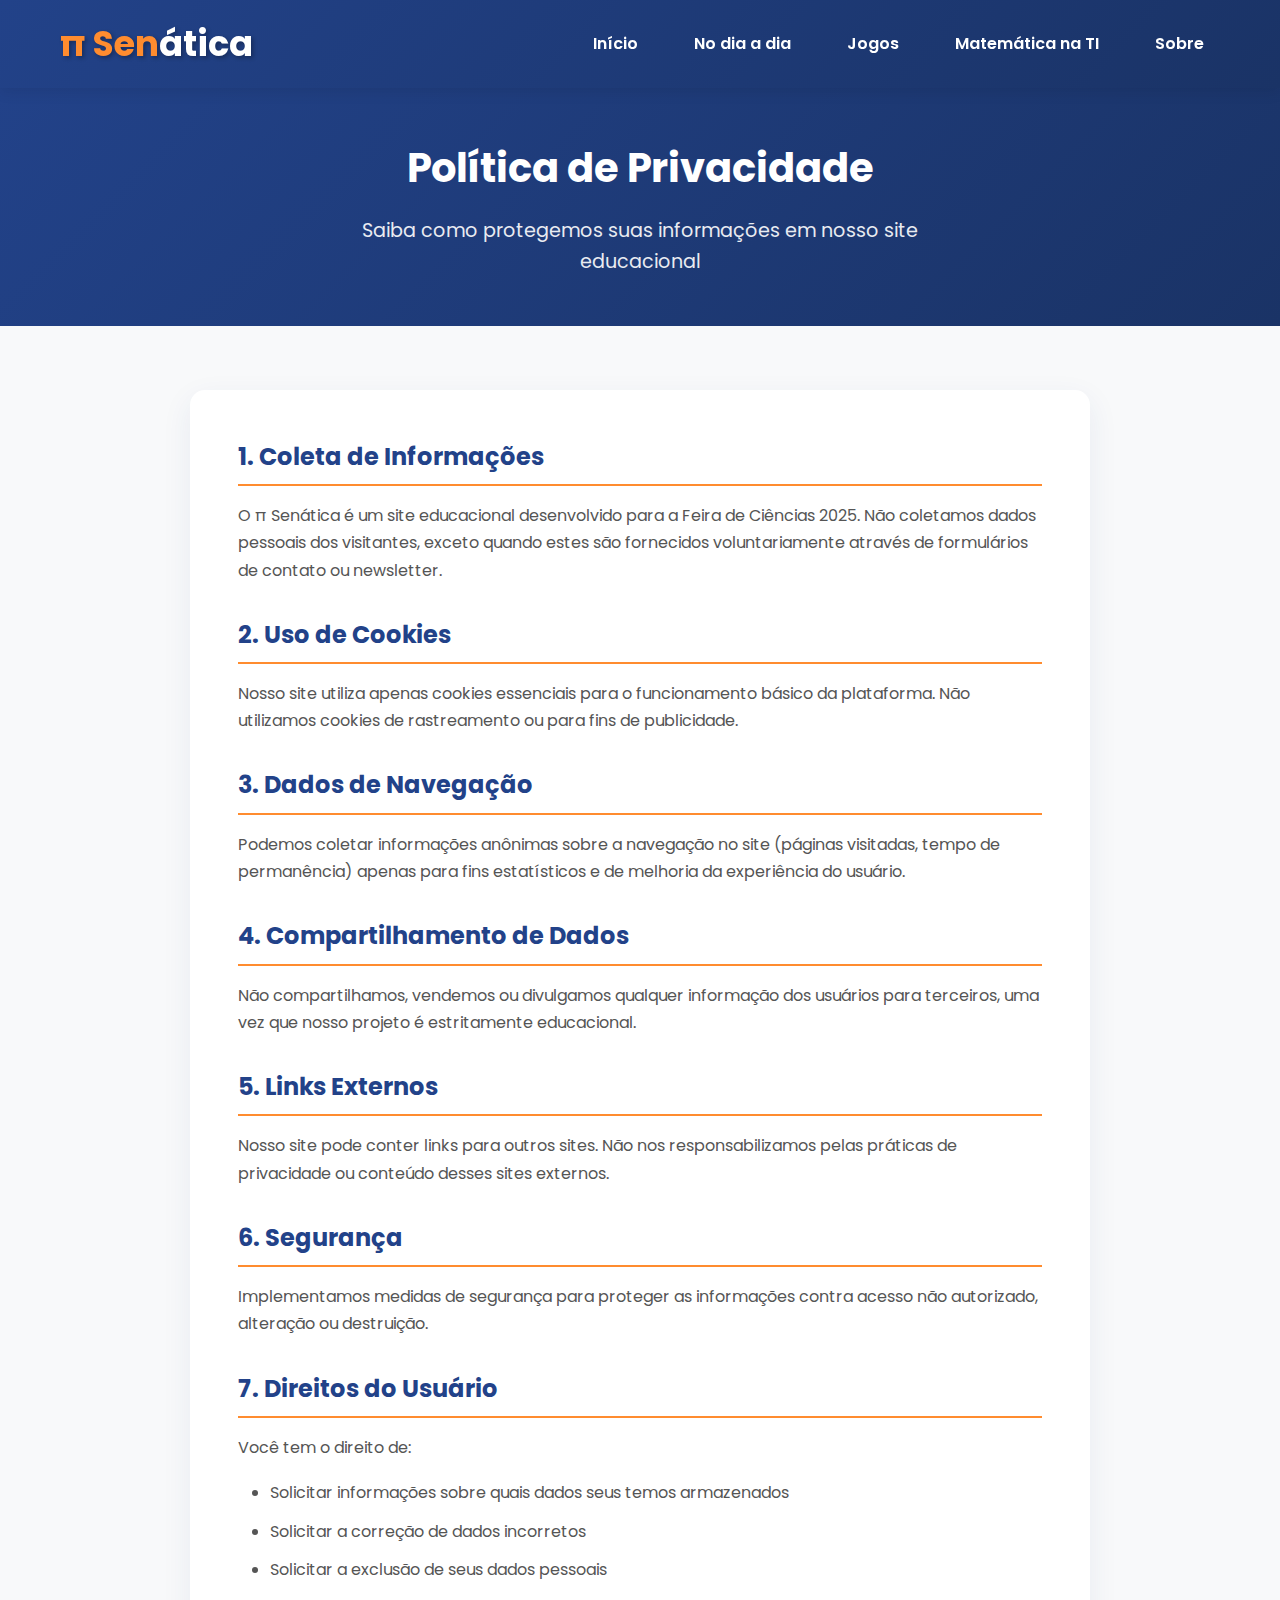
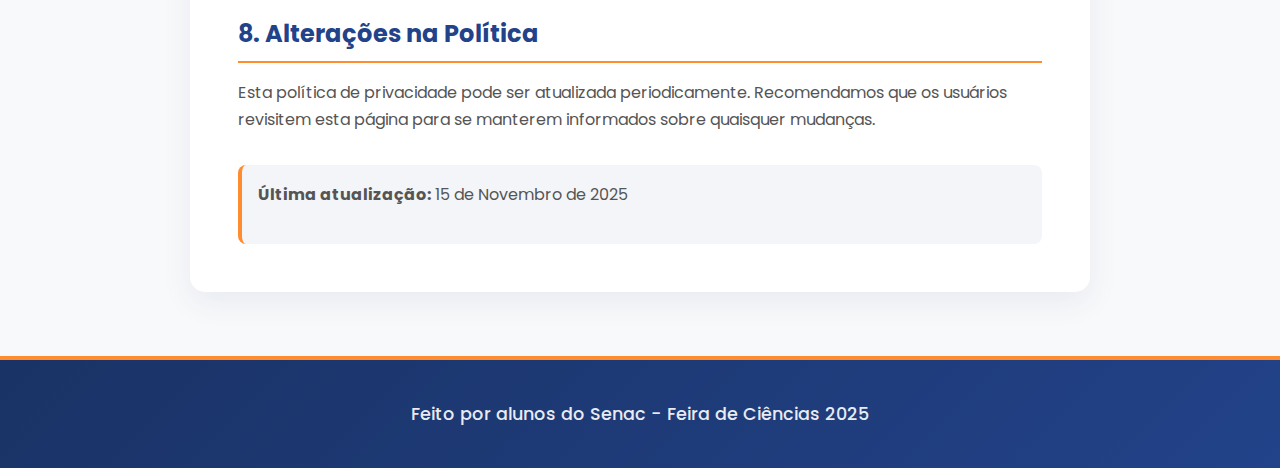
<file: paginas/politica-privacidade.html>
<!DOCTYPE html>
<html lang="pt-BR">
<head>
    <meta charset="UTF-8">
    <meta name="viewport" content="width=device-width, initial-scale=1.0">
    <title>Política de Privacidade - π Senática</title>
    <link href="https://fonts.googleapis.com/css2?family=Poppins:wght@400;600;700&display=swap" rel="stylesheet">
    <link rel="stylesheet" href="https://cdnjs.cloudflare.com/ajax/libs/font-awesome/6.0.0-beta3/css/all.min.css">
    <style>
        /* ===== VARIÁVEIS CSS PRINCIPAIS ===== */
        :root {
            --primary-blue: #224289;
            --accent-orange: #FF8C2F;
            --footer-blue: #1A3366;
            --background-white: #FFFFFF;
            --body-background: #F8F9FA;
            --text-light-gray: #555555;
            --font-primary: 'Poppins', sans-serif;
        }

        /* ===== ESTILOS GERAIS ===== */
        * {
            margin: 0;
            padding: 0;
            box-sizing: border-box;
        }

        body {
            font-family: var(--font-primary);
            background-color: var(--body-background);
            color: var(--text-light-gray);
            line-height: 1.6;
        }

        .container {
            max-width: 1200px;
            margin: 0 auto;
            padding: 0 20px;
        }

        /* ===== HEADER ===== */
        .main-header {
            background: linear-gradient(135deg, var(--primary-blue), var(--footer-blue));
            padding: 1rem 0;
            box-shadow: 0 2px 15px rgba(0,0,0,0.1);
            position: sticky;
            top: 0;
            z-index: 999;
        }

        .header-content {
            display: flex;
            justify-content: space-between;
            align-items: center;
        }

        .logo {
            font-size: 2.2rem;
            font-weight: 700;
            color: var(--background-white);
            text-shadow: 2px 2px 4px rgba(0,0,0,0.3);
        }

        .logo-pi {
            color: var(--accent-orange);
            font-weight: 700;
        }

        .main-nav ul {
            display: flex;
            list-style: none;
            gap: 1.5rem;
        }

        .main-nav a {
            color: var(--background-white);
            text-decoration: none;
            font-weight: 600;
            transition: all 0.3s ease;
            padding: 0.5rem 1rem;
            border-radius: 8px;
            font-size: 1rem;
        }

        .main-nav a:hover,
        .main-nav a:focus {
            color: var(--accent-orange);
            background: rgba(255,255,255,0.1);
            transform: translateY(-2px);
            outline: 2px solid var(--accent-orange);
        }

        .main-nav a.active {
            background: rgba(255,255,255,0.2);
            color: var(--accent-orange);
        }

        /* ===== CONTEÚDO DA PÁGINA ===== */
        .page-hero {
            background: linear-gradient(135deg, var(--primary-blue), var(--footer-blue));
            color: var(--background-white);
            padding: 3rem 0;
            text-align: center;
        }

        .page-hero h1 {
            font-size: 2.5rem;
            font-weight: 700;
            margin-bottom: 1rem;
        }

        .page-hero p {
            font-size: 1.2rem;
            opacity: 0.9;
            max-width: 600px;
            margin: 0 auto;
        }

        .content-section {
            padding: 4rem 0;
            background: var(--body-background);
        }

        .policy-content {
            background: var(--background-white);
            border-radius: 15px;
            padding: 3rem;
            box-shadow: 0 10px 30px rgba(34, 66, 137, 0.08);
            max-width: 900px;
            margin: 0 auto;
        }

        .policy-content h2 {
            color: var(--primary-blue);
            margin: 2rem 0 1rem;
            font-size: 1.5rem;
            border-bottom: 2px solid var(--accent-orange);
            padding-bottom: 0.5rem;
        }

        .policy-content h2:first-child {
            margin-top: 0;
        }

        .policy-content p {
            margin-bottom: 1.2rem;
            line-height: 1.7;
        }

        .policy-content ul {
            margin: 1rem 0 1rem 2rem;
        }

        .policy-content li {
            margin-bottom: 0.8rem;
            line-height: 1.6;
        }

        .last-updated {
            background: rgba(34, 66, 137, 0.05);
            padding: 1rem;
            border-radius: 8px;
            margin-top: 2rem;
            border-left: 4px solid var(--accent-orange);
        }

        /* ===== FOOTER ===== */
        .main-footer {
            background: linear-gradient(135deg, var(--footer-blue), var(--primary-blue));
            color: var(--background-white);
            padding: 2.5rem 0;
            text-align: center;
            border-top: 4px solid var(--accent-orange);
        }

        .footer-text {
            font-size: 1.1rem;
            opacity: 0.9;
            font-weight: 500;
        }

        /* ===== RESPONSIVIDADE ===== */
        @media (max-width: 768px) {
            .header-content {
                flex-direction: column;
                gap: 1.5rem;
            }
            
            .main-nav ul {
                flex-wrap: wrap;
                justify-content: center;
                gap: 1rem;
            }
            
            .page-hero h1 {
                font-size: 2rem;
            }
            
            .policy-content {
                padding: 2rem;
            }
        }

        @media (max-width: 480px) {
            .page-hero h1 {
                font-size: 1.8rem;
            }
            
            .policy-content {
                padding: 1.5rem;
            }
        }
    </style>
</head>
<body>
    <header class="main-header">
        <div class="container header-content">
            <h1 class="logo">
                <a href="../index.html" style="text-decoration: none; color: inherit;">
                    <span class="logo-pi">π Sen</span>ática
                </a>
            </h1>
            <nav class="main-nav">
                <ul>
                    <li><a href="../index.html">Início</a></li>
                    <li><a href="paginas/dia-a-dia.html">No dia a dia</a></li>
                    <li><a href="jogos/jogos.html">Jogos</a></li>
                    <li><a href="paginas/matematica-ti.html">Matemática na TI</a></li>
                    <li><a href="paginas/sobre.html">Sobre</a></li>
                </ul>
            </nav>
        </div>
    </header>

    <main>
        <section class="page-hero">
            <div class="container">
                <h1>Política de Privacidade</h1>
                <p>Saiba como protegemos suas informações em nosso site educacional</p>
            </div>
        </section>

        <section class="content-section">
            <div class="container">
                <div class="policy-content">
                    <h2>1. Coleta de Informações</h2>
                    <p>O π Senática é um site educacional desenvolvido para a Feira de Ciências 2025. Não coletamos dados pessoais dos visitantes, exceto quando estes são fornecidos voluntariamente através de formulários de contato ou newsletter.</p>

                    <h2>2. Uso de Cookies</h2>
                    <p>Nosso site utiliza apenas cookies essenciais para o funcionamento básico da plataforma. Não utilizamos cookies de rastreamento ou para fins de publicidade.</p>

                    <h2>3. Dados de Navegação</h2>
                    <p>Podemos coletar informações anônimas sobre a navegação no site (páginas visitadas, tempo de permanência) apenas para fins estatísticos e de melhoria da experiência do usuário.</p>

                    <h2>4. Compartilhamento de Dados</h2>
                    <p>Não compartilhamos, vendemos ou divulgamos qualquer informação dos usuários para terceiros, uma vez que nosso projeto é estritamente educacional.</p>

                    <h2>5. Links Externos</h2>
                    <p>Nosso site pode conter links para outros sites. Não nos responsabilizamos pelas práticas de privacidade ou conteúdo desses sites externos.</p>

                    <h2>6. Segurança</h2>
                    <p>Implementamos medidas de segurança para proteger as informações contra acesso não autorizado, alteração ou destruição.</p>

                    <h2>7. Direitos do Usuário</h2>
                    <p>Você tem o direito de:</p>
                    <ul>
                        <li>Solicitar informações sobre quais dados seus temos armazenados</li>
                        <li>Solicitar a correção de dados incorretos</li>
                        <li>Solicitar a exclusão de seus dados pessoais</li>
                    </ul>

                    <h2>8. Alterações na Política</h2>
                    <p>Esta política de privacidade pode ser atualizada periodicamente. Recomendamos que os usuários revisitem esta página para se manterem informados sobre quaisquer mudanças.</p>

                    <div class="last-updated">
                        <p><strong>Última atualização:</strong> 15 de Novembro de 2025</p>
                    </div>
                </div>
            </div>
        </section>
    </main>

    <footer class="main-footer">
        <div class="container footer-text">
            <p>Feito por alunos do Senac - Feira de Ciências 2025</p>
        </div>
    </footer>
</body>
</html>
</file>
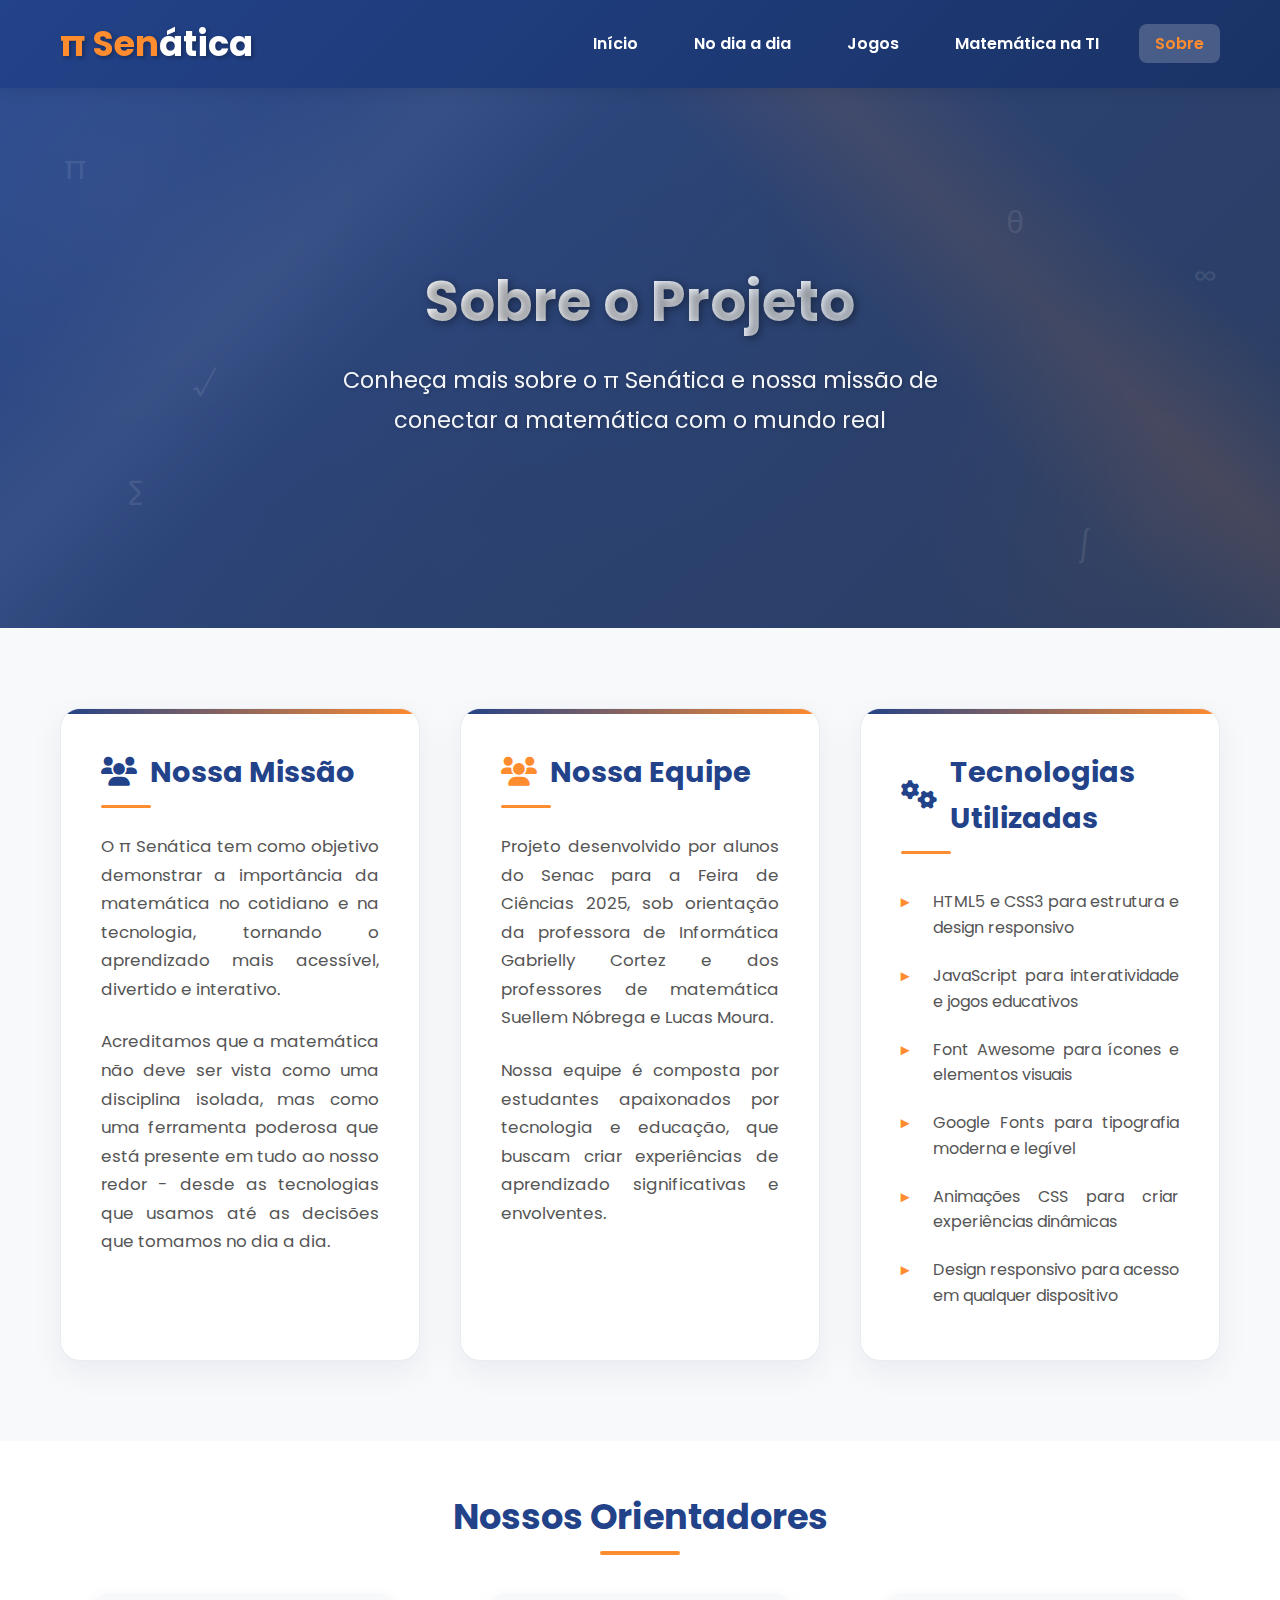
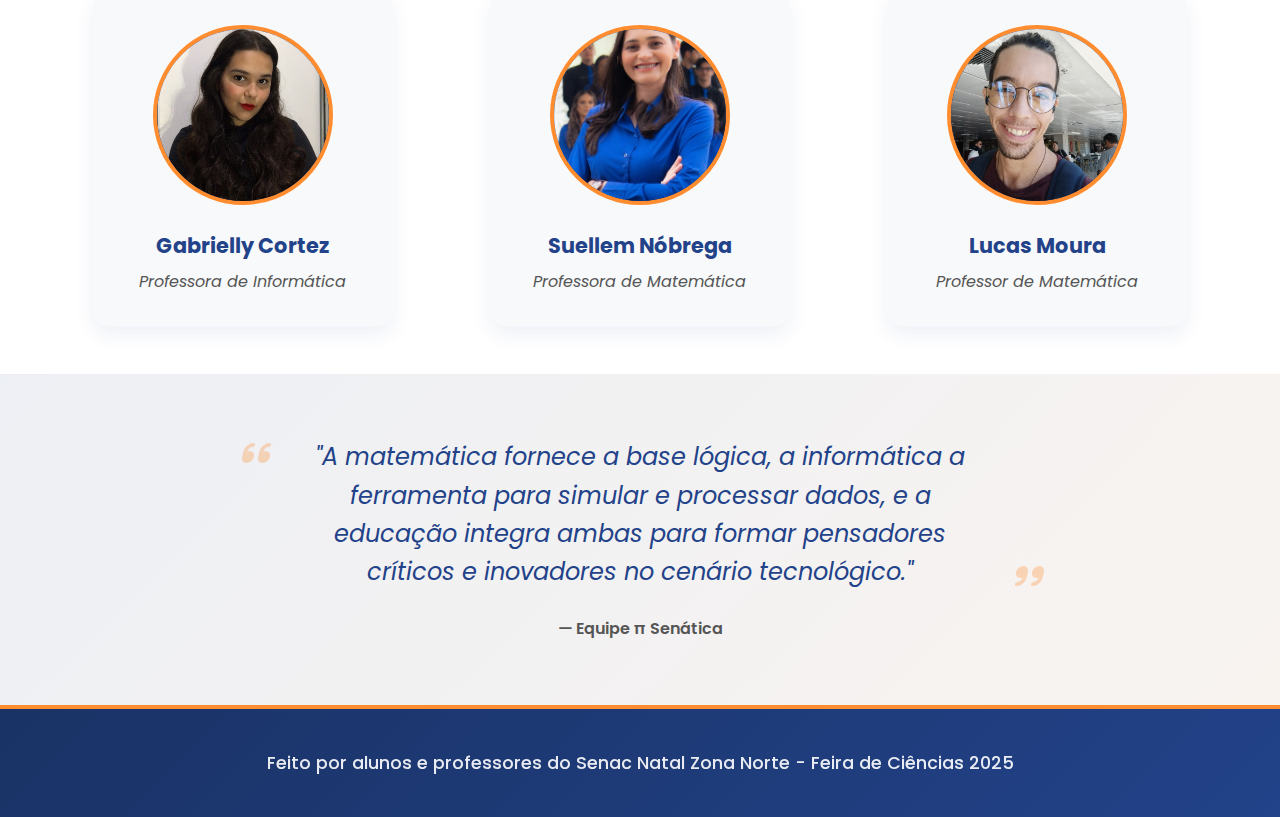
<file: paginas/sobre.html>
<!DOCTYPE html>
<html lang="pt-BR">

<head>
    <meta charset="UTF-8">
    <meta name="viewport" content="width=device-width, initial-scale=1.0">
    <title>Sobre - π Senática</title>
    <link href="https://fonts.googleapis.com/css2?family=Poppins:wght@400;600;700&display=swap" rel="stylesheet">
    <link rel="stylesheet" href="https://cdnjs.cloudflare.com/ajax/libs/font-awesome/6.0.0-beta3/css/all.min.css">
    <style>
        /* ===== VARIÁVEIS CSS PRINCIPAIS ===== */
        :root {
            /* Cores padrão */
            --primary-blue: #224289;
            --accent-orange: #FF8C2F;
            --footer-blue: #1A3366;
            --background-white: #FFFFFF;
            --body-background: #F8F9FA;
            --text-light-gray: #555555;
            --font-primary: 'Poppins', sans-serif;
            
            /* Tamanhos de fonte */
            --font-size-base: 16px;
            --font-size-large: 1.25rem;
            --font-size-xlarge: 1.5rem;
            --line-height-normal: 1.6;
            --line-height-loose: 1.8;
        }

        /* ===== ESTILOS GERAIS ===== */
        * {
            margin: 0;
            padding: 0;
            box-sizing: border-box;
        }

        body {
            font-family: var(--font-primary);
            background-color: var(--body-background);
            color: var(--text-light-gray);
            line-height: var(--line-height-normal);
            font-size: var(--font-size-base);
        }

        .container {
            max-width: 1200px;
            margin: 0 auto;
            padding: 0 20px;
        }

        /* ===== HEADER ===== */
        .main-header {
            background: linear-gradient(135deg, var(--primary-blue), var(--footer-blue));
            padding: 1rem 0;
            box-shadow: 0 2px 15px rgba(0,0,0,0.1);
            position: sticky;
            top: 0;
            z-index: 999;
        }

        .header-content {
            display: flex;
            justify-content: space-between;
            align-items: center;
        }

        .logo {
            font-size: 2.2rem;
            font-weight: 700;
            color: var(--background-white);
            text-shadow: 2px 2px 4px rgba(0,0,0,0.3);
        }

        .logo-pi {
            color: var(--accent-orange);
            font-weight: 700;
        }

        .main-nav ul {
            display: flex;
            list-style: none;
            gap: 1.5rem;
        }

        .main-nav a {
            color: var(--background-white);
            text-decoration: none;
            font-weight: 600;
            transition: all 0.3s ease;
            padding: 0.5rem 1rem;
            border-radius: 8px;
            font-size: 1rem;
        }

        .main-nav a:hover,
        .main-nav a:focus {
            color: var(--accent-orange);
            background: rgba(255,255,255,0.1);
            transform: translateY(-2px);
            outline: 2px solid var(--accent-orange);
        }

        .main-nav a.active {
            background: rgba(255,255,255,0.2);
            color: var(--accent-orange);
        }

        /* ===== HERO SECTION ATUALIZADA ===== */
        .page-hero {
            background: 
                linear-gradient(135deg, 
                    rgba(34, 66, 137, 0.95) 0%, 
                    rgba(26, 51, 102, 0.92) 50%, 
                    rgba(20, 40, 80, 0.9) 100%),
                url('data:image/svg+xml,<svg xmlns="http://www.w3.org/2000/svg" viewBox="0 0 100 100" width="100" height="100" opacity="0.1"><path d="M30,30 Q50,10 70,30 T90,50 T70,70 T50,90 T30,70 T10,50 T30,30 Z" fill="white"/></svg>') repeat,
                radial-gradient(circle at 20% 80%, rgba(255, 140, 47, 0.15) 0%, transparent 50%),
                radial-gradient(circle at 80% 20%, rgba(255, 255, 255, 0.1) 0%, transparent 50%);
            color: var(--background-white);
            padding: 6rem 0 4rem;
            position: relative;
            overflow: hidden;
            min-height: 60vh;
            display: flex;
            align-items: center;
        }

        .page-hero::before {
            content: '';
            position: absolute;
            top: 0;
            left: 0;
            width: 100%;
            height: 100%;
            background: 
                linear-gradient(45deg, transparent 65%, rgba(255, 140, 47, 0.1) 75%, transparent 85%),
                linear-gradient(-45deg, transparent 65%, rgba(255, 255, 255, 0.05) 75%, transparent 85%);
            animation: shine 8s ease-in-out infinite;
            z-index: 1;
        }

        .page-hero::after {
            content: '';
            position: absolute;
            top: 0;
            left: 0;
            width: 100%;
            height: 100%;
            background: 
                radial-gradient(circle at 10% 20%, rgba(255, 255, 255, 0.03) 0%, transparent 20%),
                radial-gradient(circle at 90% 80%, rgba(255, 140, 47, 0.05) 0%, transparent 20%),
                radial-gradient(circle at 50% 50%, rgba(34, 66, 137, 0.1) 0%, transparent 30%);
            z-index: 1;
        }

        .page-hero .container {
            position: relative;
            z-index: 2;
            text-align: center;
        }

        .page-hero h1 {
            font-size: 3.5rem;
            font-weight: 700;
            margin-bottom: 1.5rem;
            line-height: 1.2;
            text-shadow: 2px 2px 8px rgba(0, 0, 0, 0.4);
            background: linear-gradient(135deg, #ffffff 0%, #e6f0ff 100%);
            -webkit-background-clip: text;
            -webkit-text-fill-color: transparent;
            background-clip: text;
            animation: fadeInUp 0.8s ease-out;
        }

        .page-hero p {
            font-size: 1.4rem;
            margin-bottom: 2.5rem;
            opacity: 0.95;
            line-height: var(--line-height-loose);
            text-shadow: 1px 1px 4px rgba(0, 0, 0, 0.3);
            animation: fadeInUp 0.8s ease-out 0.2s both;
            max-width: 600px;
            margin-left: auto;
            margin-right: auto;
        }

        .floating-elements {
            position: absolute;
            top: 0;
            left: 0;
            width: 100%;
            height: 100%;
            pointer-events: none;
        }

        .floating-element {
            position: absolute;
            color: rgba(255, 255, 255, 0.1);
            font-size: 2rem;
            animation: floatRandom 15s ease-in-out infinite;
        }

        .floating-element:nth-child(1) { top: 10%; left: 5%; animation-delay: 0s; }
        .floating-element:nth-child(2) { top: 70%; left: 10%; animation-delay: 2s; }
        .floating-element:nth-child(3) { top: 30%; right: 5%; animation-delay: 4s; }
        .floating-element:nth-child(4) { top: 80%; right: 15%; animation-delay: 6s; }
        .floating-element:nth-child(5) { top: 50%; left: 15%; animation-delay: 8s; }
        .floating-element:nth-child(6) { top: 20%; right: 20%; animation-delay: 10s; }

        @keyframes floatRandom {
            0%, 100% {
                transform: translate(0, 0) rotate(0deg) scale(1);
            }
            25% {
                transform: translate(20px, -15px) rotate(5deg) scale(1.1);
            }
            50% {
                transform: translate(-15px, 10px) rotate(-3deg) scale(0.9);
            }
            75% {
                transform: translate(10px, 20px) rotate(2deg) scale(1.05);
            }
        }

        @keyframes shine {
            0%, 100% {
                opacity: 0;
            }
            50% {
                opacity: 1;
            }
        }

        @keyframes fadeInUp {
            from {
                opacity: 0;
                transform: translateY(30px);
            }
            to {
                opacity: 1;
                transform: translateY(0);
            }
        }

        /* ===== ESTILOS ESPECÍFICOS PARA PÁGINA SOBRE ===== */

        /* Seção de Conteúdo Principal */
        .content-section {
            padding: 5rem 0;
            background: var(--body-background);
        }

        .content-grid {
            display: grid;
            grid-template-columns: repeat(auto-fit, minmax(350px, 1fr));
            gap: 2.5rem;
        }

        .content-card {
            background: var(--background-white);
            border-radius: 20px;
            padding: 2.5rem;
            box-shadow: 0 10px 30px rgba(34, 66, 137, 0.08);
            transition: all 0.4s ease;
            position: relative;
            overflow: hidden;
            border: 1px solid rgba(34, 66, 137, 0.1);
            text-align: justify;
        }

        .content-card::before {
            content: '';
            position: absolute;
            top: 0;
            left: 0;
            width: 100%;
            height: 5px;
            background: linear-gradient(90deg, var(--primary-blue), var(--accent-orange));
        }

        .content-card:hover {
            transform: translateY(-10px);
            box-shadow: 0 20px 40px rgba(34, 66, 137, 0.15);
        }

        .content-card h2 {
            font-size: 1.8rem;
            color: var(--primary-blue);
            margin-bottom: 1.5rem;
            position: relative;
            padding-bottom: 0.8rem;
            display: flex;
            align-items: center;
            gap: 0.8rem;
        }

        .content-card h2::after {
            content: '';
            position: absolute;
            bottom: 0;
            left: 0;
            width: 50px;
            height: 3px;
            background: var(--accent-orange);
            border-radius: 3px;
        }

        .content-card h2::before {
            font-family: 'Font Awesome 6 Free';
            font-weight: 900;
        }

        .content-card:nth-child(1) h2::before {
            content: '\f0c0';
            color: var(--primary-blue);
        }

        .content-card:nth-child(2) h2::before {
            content: '\f0c0';
            color: var(--accent-orange);
        }

        .content-card:nth-child(3) h2::before {
            content: '\f085';
            color: var(--primary-blue);
        }

        .content-card p {
            color: var(--text-light-gray);
            line-height: 1.7;
            font-size: 1.05rem;
            margin-bottom: 1.5rem;
        }

        .content-card ul {
            list-style: none;
            padding: 0;
        }

        .content-card li {
            padding: 0.7rem 0;
            color: var(--text-light-gray);
            position: relative;
            padding-left: 2rem;
            line-height: 1.6;
        }

        .content-card li::before {
            content: '▸';
            position: absolute;
            left: 0;
            color: var(--accent-orange);
            font-weight: bold;
        }

        /* Seção de Equipe Expandida - CORRIGIDA */
        .team-section {
            padding: 3rem 0;
            background: var(--background-white);
        }

        .team-section h2 {
            text-align: center;
            font-size: 2.2rem;
            color: var(--primary-blue);
            margin-bottom: 3rem;
            position: relative;
        }

        .team-section h2::after {
            content: '';
            position: absolute;
            bottom: -10px;
            left: 50%;
            transform: translateX(-50%);
            width: 80px;
            height: 4px;
            background: var(--accent-orange);
            border-radius: 2px;
        }

        .team-grid {
            display: grid;
            grid-template-columns: repeat(auto-fit, minmax(280px, 1fr));
            gap: 2rem;
            justify-items: center;
        }

        .team-card {
            background: var(--body-background);
            border-radius: 15px;
            padding: 2rem;
            text-align: center;
            box-shadow: 0 8px 20px rgba(34, 66, 137, 0.08);
            transition: all 0.3s ease;
            display: flex;
            flex-direction: column;
            align-items: center;
            max-width: 300px;
            width: 100%;
        }

        .team-card:hover {
            transform: translateY(-5px);
            box-shadow: 0 12px 25px rgba(34, 66, 137, 0.12);
        }

        /* CORREÇÃO DAS IMAGENS - PROPORÇÃO CORRETA */
        .team-image-container {
            width: 180px;
            height: 180px;
            border-radius: 50%;
            overflow: hidden;
            border: 4px solid var(--accent-orange);
            margin-bottom: 1.5rem;
            display: flex;
            align-items: center;
            justify-content: center;
            background: linear-gradient(135deg, var(--primary-blue), var(--footer-blue));
        }

        .team-image {
            width: 100%;
            height: 100%;
            object-fit: cover;
            transition: transform 0.3s ease;
        }

        .team-card:hover .team-image {
            transform: scale(1.05);
        }

        .team-card h3 {
            color: var(--primary-blue);
            margin-bottom: 0.5rem;
            font-size: 1.3rem;
        }

        .team-card p {
            color: var(--text-light-gray);
            font-style: italic;
            line-height: 1.5;
        }

        /* Seção de Citação */
        .quote-section {
            padding: 4rem 0;
            background: linear-gradient(135deg, rgba(34, 66, 137, 0.05), rgba(255, 140, 47, 0.05));
            text-align: center;
        }

        .quote-section blockquote {
            font-size: 1.5rem;
            color: var(--primary-blue);
            max-width: 800px;
            margin: 0 auto;
            font-style: italic;
            line-height: 1.6;
            position: relative;
            padding: 0 3rem;
        }

        .quote-section blockquote::before,
        .quote-section blockquote::after {
            font-family: 'Font Awesome 6 Free';
            font-weight: 900;
            font-size: 2rem;
            color: var(--accent-orange);
            opacity: 0.3;
            position: absolute;
        }

        .quote-section blockquote::before {
            content: '\f10d';
            left: 0;
            top: -10px;
        }

        .quote-section blockquote::after {
            content: '\f10e';
            right: 0;
            bottom: -10px;
        }

        .quote-section p {
            margin-top: 1.5rem;
            color: var(--text-light-gray);
            font-weight: 600;
        }

        /* FOOTER */
        .main-footer {
            background: linear-gradient(135deg, var(--footer-blue), var(--primary-blue));
            color: var(--background-white);
            padding: 2.5rem 0;
            text-align: center;
            border-top: 4px solid var(--accent-orange);
        }

        .footer-text {
            font-size: 1.1rem;
            opacity: 0.9;
            font-weight: 500;
            color: var(--background-white);
        }

        /* Responsividade */
        @media (max-width: 1024px) {
            .page-hero h1 {
                font-size: 3rem;
            }
            
            .page-hero p {
                font-size: 1.2rem;
            }
        }

        @media (max-width: 768px) {
            .page-hero {
                padding: 4rem 0 3rem;
                min-height: 50vh;
            }

            .page-hero h1 {
                font-size: 2.5rem;
            }

            .page-hero p {
                font-size: 1.1rem;
            }

            .floating-element {
                font-size: 1.5rem;
            }

            .content-grid {
                grid-template-columns: 1fr;
                gap: 2rem;
            }

            .content-card {
                padding: 2rem;
            }

            .quote-section blockquote {
                font-size: 1.3rem;
                padding: 0 2rem;
            }

            .team-section h2 {
                font-size: 1.8rem;
            }

            .team-image-container {
                width: 150px;
                height: 150px;
            }
        }

        @media (max-width: 480px) {
            .page-hero {
                padding: 3rem 0 2rem;
            }

            .page-hero h1 {
                font-size: 2rem;
            }

            .page-hero p {
                font-size: 1rem;
            }

            .floating-element {
                display: none;
            }

            .content-card {
                padding: 1.5rem;
            }

            .content-card h2 {
                font-size: 1.5rem;
            }

            .quote-section blockquote {
                font-size: 1.2rem;
                padding: 0 1.5rem;
            }

            .team-image-container {
                width: 130px;
                height: 130px;
            }
            
            .header-content {
                flex-direction: column;
                gap: 1.5rem;
            }
            
            .main-nav ul {
                flex-wrap: wrap;
                justify-content: center;
                gap: 1rem;
            }
        }
    </style>
</head>

<body>
    <header class="main-header">
        <div class="container header-content">
            <h1 class="logo">
                <a href="../index.html" style="text-decoration: none; color: inherit;">
                    <span class="logo-pi">π Sen</span>ática
                </a>
            </h1>
            <nav class="main-nav">
                <ul>
                    <li><a href="../index.html">Início</a></li>
                    <li><a href="dia-a-dia.html">No dia a dia</a></li>
                    <li><a href="../jogos/jogos.html">Jogos</a></li>
                    <li><a href="matematica-ti.html">Matemática na TI</a></li>
                    <li><a href="sobre.html" class="active">Sobre</a></li>
                </ul>
            </nav>
        </div>
    </header>

    <main>
        <section class="page-hero">
            <div class="floating-elements">
                <div class="floating-element">π</div>
                <div class="floating-element">∑</div>
                <div class="floating-element">∞</div>
                <div class="floating-element">∫</div>
                <div class="floating-element">√</div>
                <div class="floating-element">θ</div>
            </div>
            <div class="container">
                <h1>Sobre o Projeto</h1>
                <p>Conheça mais sobre o π Senática e nossa missão de conectar a matemática com o mundo real</p>
            </div>
        </section>

        <section class="content-section">
            <div class="container">
                <div class="content-grid">
                    <div class="content-card">
                        <h2>Nossa Missão</h2>
                        <p>O π Senática tem como objetivo demonstrar a importância da matemática no cotidiano e na
                            tecnologia, tornando o aprendizado mais acessível, divertido e interativo.</p>
                        <p>Acreditamos que a matemática não deve ser vista como uma disciplina isolada, mas como uma
                            ferramenta poderosa que está presente em tudo ao nosso redor - desde as tecnologias que
                            usamos até as decisões que tomamos no dia a dia.</p>
                    </div>

                    <div class="content-card">
                        <h2>Nossa Equipe</h2>
                        <p>Projeto desenvolvido por alunos do Senac para a Feira de Ciências 2025, sob orientação da
                            professora de Informática Gabrielly Cortez e dos professores de matemática Suellem Nóbrega e Lucas Moura.
                        </p>
                        <p>Nossa equipe é composta por estudantes apaixonados por tecnologia e educação, que buscam
                            criar experiências de aprendizado significativas e envolventes.</p>
                    </div>

                    <div class="content-card">
                        <h2>Tecnologias Utilizadas</h2>
                        <ul>
                            <li>HTML5 e CSS3 para estrutura e design responsivo</li>
                            <li>JavaScript para interatividade e jogos educativos</li>
                            <li>Font Awesome para ícones e elementos visuais</li>
                            <li>Google Fonts para tipografia moderna e legível</li>
                            <li>Animações CSS para criar experiências dinâmicas</li>
                            <li>Design responsivo para acesso em qualquer dispositivo</li>
                        </ul>
                    </div>
                </div>
            </div>
        </section>

        <section class="team-section">
            <div class="container">
                <h2>Nossos Orientadores</h2>
                <div class="team-grid">
                    <div class="team-card">
                        <div class="team-image-container">
                            <img src="../img/Gaby.JPG" alt="Gabrielly Cortez" class="team-image">
                        </div>
                        <h3>Gabrielly Cortez</h3>
                        <p>Professora de Informática</p>
                    </div>
                    <div class="team-card">
                        <div class="team-image-container">
                            <img src="../img/Suellem.jpeg" alt="Suellem Nóbrega" class="team-image">
                        </div>
                        <h3>Suellem Nóbrega</h3>
                        <p>Professora de Matemática</p>
                    </div>
                    <div class="team-card">
                        <div class="team-image-container">
                            <img src="../img/Lucas.jpeg" alt="Lucas Moura" class="team-image">
                        </div>
                        <h3>Lucas Moura</h3>
                        <p>Professor de Matemática</p>
                    </div>
                </div>
            </div>
        </section>

        <section class="quote-section">
            <div class="container">
                <blockquote>
                    "A matemática fornece a base lógica, a informática a ferramenta para simular e processar dados, e a educação integra ambas para formar pensadores críticos e inovadores no cenário tecnológico."
                </blockquote>
                <p>— Equipe π Senática</p>
            </div>
        </section>
    </main>

    <footer class="main-footer">
        <div class="container footer-text">
            <p>Feito por alunos e professores do Senac Natal Zona Norte - Feira de Ciências 2025</p>
        </div>
    </footer>
</body>

</html>
</file>
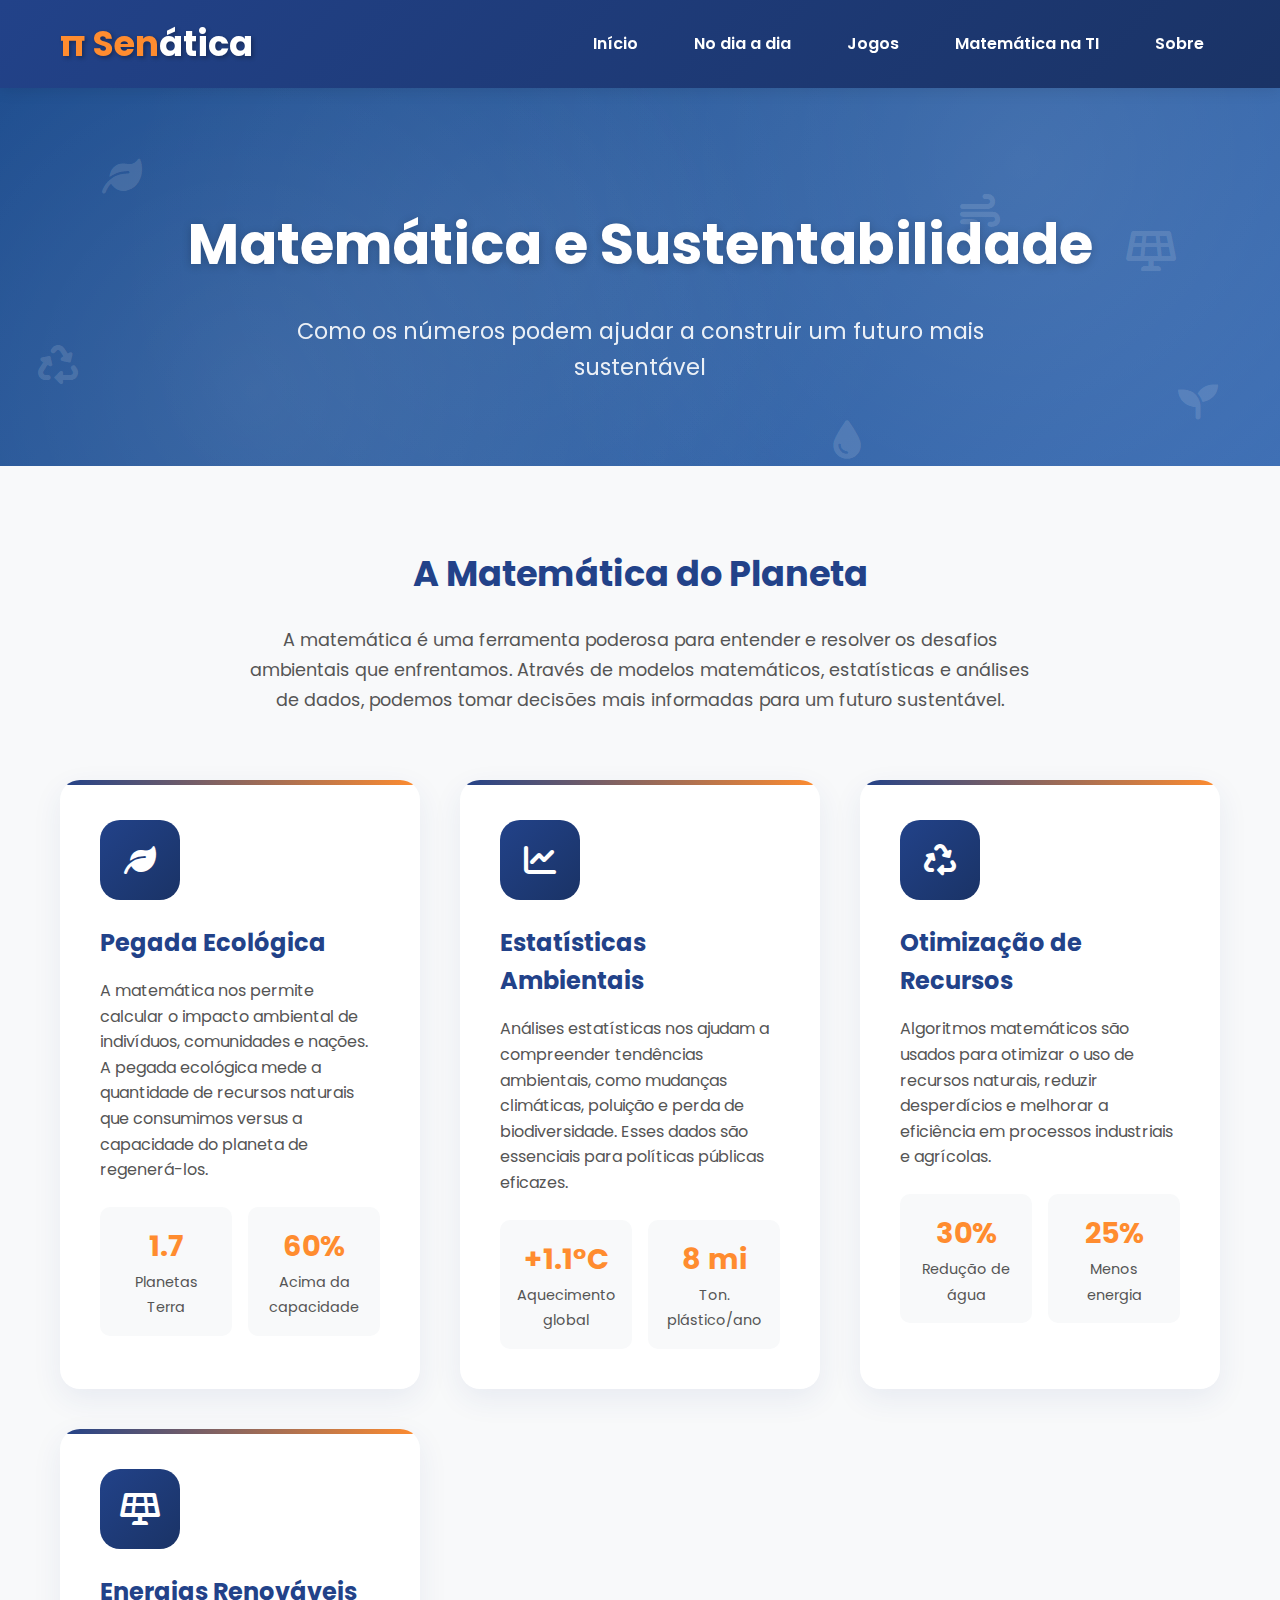
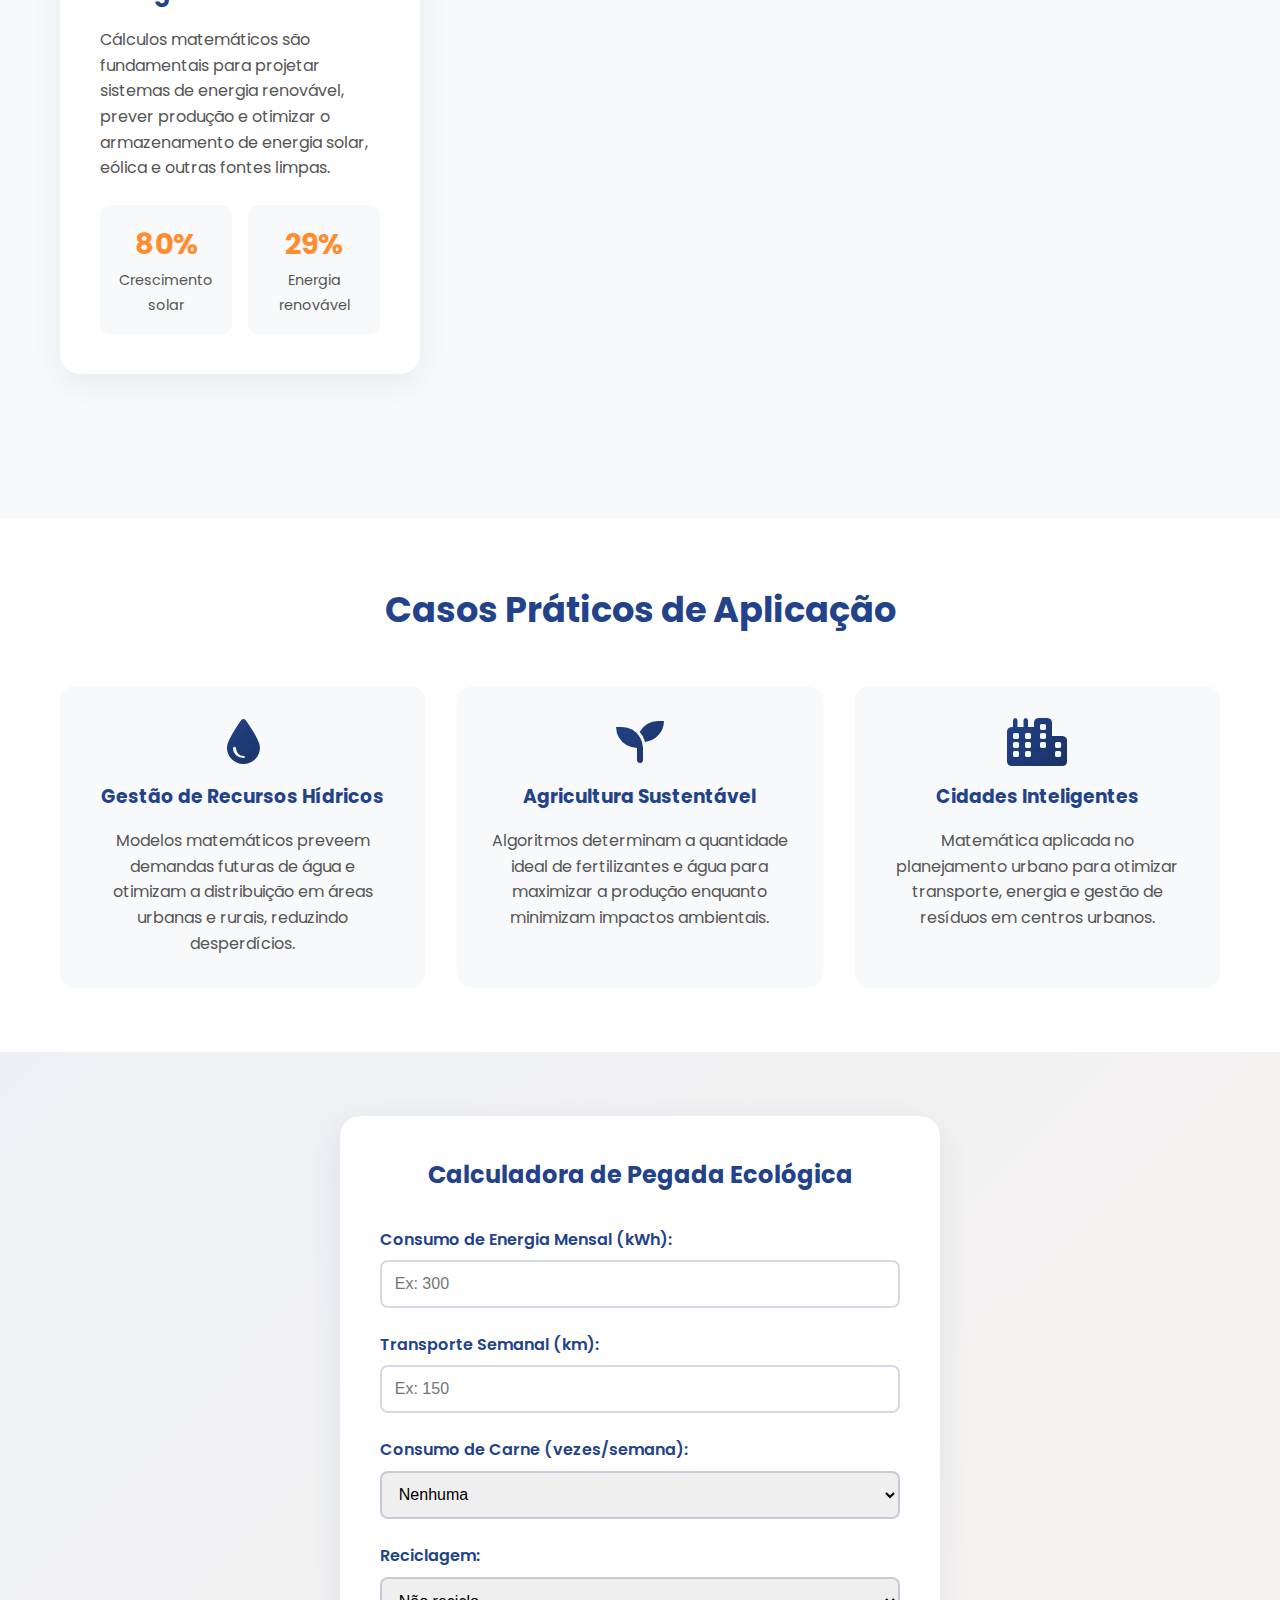
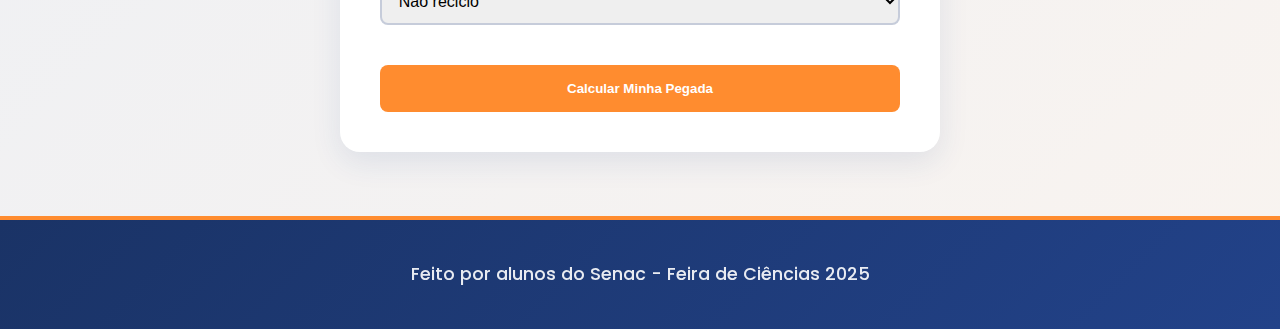
<file: paginas/sustentabilidade.html>
<!DOCTYPE html>
<html lang="pt-BR">
<head>
    <meta charset="UTF-8">
    <meta name="viewport" content="width=device-width, initial-scale=1.0">
    <title>Matemática e Sustentabilidade - π Senática</title>
    <link rel="stylesheet" href="../styles.css">
    <link href="https://fonts.googleapis.com/css2?family=Poppins:wght@400;600;700&display=swap" rel="stylesheet">
    <link rel="stylesheet" href="https://cdnjs.cloudflare.com/ajax/libs/font-awesome/6.0.0-beta3/css/all.min.css">
    <style>
        /* ===== ESTILOS PARA PAGE HERO ===== */
        .page-hero {
            background: linear-gradient(135deg, #1a4a8d 0%, #2a5ca0 50%, #3a6cb3 100%);
            color: white;
            padding: 7rem 0 5rem;
            text-align: center;
            position: relative;
            overflow: hidden;
        }

        .page-hero::before {
            content: "";
            position: absolute;
            top: 0;
            left: 0;
            right: 0;
            bottom: 0;
            background: 
                radial-gradient(circle at 20% 80%, rgba(255, 255, 255, 0.1) 0%, transparent 50%),
                radial-gradient(circle at 80% 20%, rgba(255, 255, 255, 0.1) 0%, transparent 50%),
                radial-gradient(circle at 40% 40%, rgba(255, 255, 255, 0.05) 0%, transparent 50%);
            z-index: 1;
        }

        .page-hero .container {
            position: relative;
            z-index: 2;
        }

        .page-hero h1 {
            font-size: 3.5rem;
            font-weight: 700;
            margin-bottom: 1.5rem;
            text-shadow: 0 2px 10px rgba(0, 0, 0, 0.2);
            animation: fadeInUp 0.8s ease-out;
        }

        .page-hero p {
            font-size: 1.4rem;
            max-width: 700px;
            margin: 0 auto;
            opacity: 0.9;
            line-height: 1.6;
            animation: fadeInUp 0.8s ease-out 0.2s both;
        }

        .hero-sustainability-icons {
            position: absolute;
            top: 0;
            left: 0;
            width: 100%;
            height: 100%;
            pointer-events: none;
            z-index: 1;
        }

        .sustainability-icon-hero {
            position: absolute;
            color: rgba(255, 255, 255, 0.15);
            font-size: 2.5rem;
            animation: float 8s ease-in-out infinite;
        }

        .sustainability-icon-hero:nth-child(1) { top: 15%; left: 8%; animation-delay: 0s; }
        .sustainability-icon-hero:nth-child(2) { top: 65%; left: 3%; animation-delay: 1.5s; }
        .sustainability-icon-hero:nth-child(3) { top: 35%; left: 88%; animation-delay: 3s; }
        .sustainability-icon-hero:nth-child(4) { top: 75%; left: 92%; animation-delay: 4.5s; }
        .sustainability-icon-hero:nth-child(5) { top: 25%; left: 75%; animation-delay: 6s; }
        .sustainability-icon-hero:nth-child(6) { top: 85%; left: 65%; animation-delay: 7.5s; }

        @keyframes fadeInUp {
            from {
                opacity: 0;
                transform: translateY(30px);
            }
            to {
                opacity: 1;
                transform: translateY(0);
            }
        }

        @keyframes float {
            0%, 100% {
                transform: translateY(0) rotate(0deg);
            }
            50% {
                transform: translateY(-25px) rotate(5deg);
            }
        }

        /* ===== ESTILOS PARA MATEMÁTICA E SUSTENTABILIDADE ===== */
        .sustainability-section {
            padding: 5rem 0;
            background: var(--body-background);
        }

        .sustainability-intro {
            text-align: center;
            max-width: 800px;
            margin: 0 auto 4rem;
        }

        .sustainability-intro h2 {
            color: var(--primary-blue);
            font-size: 2.2rem;
            margin-bottom: 1.5rem;
        }

        .sustainability-intro p {
            color: var(--text-light-gray);
            line-height: 1.7;
            font-size: 1.1rem;
        }

        .sustainability-grid {
            display: grid;
            grid-template-columns: repeat(auto-fit, minmax(350px, 1fr));
            gap: 2.5rem;
            margin-bottom: 4rem;
        }

        .sustainability-card {
            background: var(--background-white);
            border-radius: 20px;
            padding: 2.5rem;
            box-shadow: 0 10px 30px rgba(34, 66, 137, 0.08);
            transition: all 0.4s ease;
            position: relative;
            overflow: hidden;
        }

        .sustainability-card::before {
            content: '';
            position: absolute;
            top: 0;
            left: 0;
            width: 100%;
            height: 5px;
            background: linear-gradient(90deg, var(--primary-blue), var(--accent-orange));
        }

        .sustainability-card:hover {
            transform: translateY(-10px);
            box-shadow: 0 20px 40px rgba(34, 66, 137, 0.15);
        }

        .sustainability-icon {
            width: 80px;
            height: 80px;
            border-radius: 20px;
            background: linear-gradient(135deg, var(--primary-blue), var(--footer-blue));
            display: flex;
            align-items: center;
            justify-content: center;
            margin-bottom: 1.5rem;
            color: white;
            font-size: 2rem;
        }

        .sustainability-card h3 {
            color: var(--primary-blue);
            margin-bottom: 1rem;
            font-size: 1.5rem;
        }

        .sustainability-card p {
            color: var(--text-light-gray);
            line-height: 1.6;
            margin-bottom: 1.5rem;
        }

        .sustainability-stats {
            display: flex;
            gap: 1rem;
            margin-top: 1.5rem;
        }

        .stat {
            flex: 1;
            text-align: center;
            padding: 1rem;
            background: var(--body-background);
            border-radius: 10px;
        }

        .stat-number {
            display: block;
            font-size: 1.8rem;
            font-weight: 700;
            color: var(--accent-orange);
        }

        .stat-label {
            font-size: 0.9rem;
            color: var(--text-light-gray);
        }

        /* Seção de Casos Práticos */
        .case-studies {
            padding: 4rem 0;
            background: var(--background-white);
        }

        .case-studies h2 {
            text-align: center;
            color: var(--primary-blue);
            font-size: 2.2rem;
            margin-bottom: 3rem;
        }

        .case-grid {
            display: grid;
            grid-template-columns: repeat(auto-fit, minmax(300px, 1fr));
            gap: 2rem;
        }

        .case-card {
            background: var(--body-background);
            border-radius: 15px;
            padding: 2rem;
            text-align: center;
            transition: all 0.3s ease;
        }

        .case-card:hover {
            transform: translateY(-5px);
            box-shadow: 0 10px 25px rgba(34, 66, 137, 0.1);
        }

        .case-card .icon {
            font-size: 3rem;
            margin-bottom: 1rem;
            background: linear-gradient(135deg, var(--primary-blue), var(--footer-blue));
            -webkit-background-clip: text;
            -webkit-text-fill-color: transparent;
            background-clip: text;
        }

        .case-card h3 {
            color: var(--primary-blue);
            margin-bottom: 1rem;
        }

        .case-card p {
            color: var(--text-light-gray);
            line-height: 1.6;
        }

        /* Seção de Calculadora de Pegada Ecológica */
        .footprint-calculator {
            padding: 4rem 0;
            background: linear-gradient(135deg, rgba(34, 66, 137, 0.05), rgba(255, 140, 47, 0.05));
        }

        .calculator-container {
            max-width: 600px;
            margin: 0 auto;
            background: var(--background-white);
            padding: 2.5rem;
            border-radius: 20px;
            box-shadow: 0 10px 30px rgba(34, 66, 137, 0.1);
        }

        .calculator-container h2 {
            color: var(--primary-blue);
            text-align: center;
            margin-bottom: 2rem;
        }

        .calculator-form {
            display: flex;
            flex-direction: column;
            gap: 1.5rem;
        }

        .input-group {
            display: flex;
            flex-direction: column;
            gap: 0.5rem;
        }

        .input-group label {
            font-weight: 600;
            color: var(--primary-blue);
        }

        .input-group input,
        .input-group select {
            padding: 0.8rem;
            border: 2px solid rgba(34, 66, 137, 0.2);
            border-radius: 8px;
            font-size: 1rem;
            transition: border-color 0.3s ease;
        }

        .input-group input:focus,
        .input-group select:focus {
            outline: none;
            border-color: var(--accent-orange);
        }

        .calculator-btn {
            background: var(--accent-orange);
            color: white;
            border: none;
            padding: 1rem 1.5rem;
            border-radius: 8px;
            font-weight: 600;
            cursor: pointer;
            transition: all 0.3s ease;
            margin-top: 1rem;
        }

        .calculator-btn:hover {
            background: #e67e22;
            transform: translateY(-2px);
        }

        .calculator-result {
            margin-top: 2rem;
            padding: 1.5rem;
            background: var(--body-background);
            border-radius: 10px;
            border-left: 4px solid var(--accent-orange);
        }

        .calculator-result h3 {
            color: var(--primary-blue);
            margin-bottom: 0.5rem;
        }

        .calculator-result p {
            color: var(--text-light-gray);
            margin: 0;
        }

        /* Seção de Ação */
        .action-section {
            padding: 4rem 0;
            background: var(--primary-blue);
            color: white;
            text-align: center;
        }

        .action-section h2 {
            margin-bottom: 1.5rem;
            font-size: 2.2rem;
        }

        .action-section p {
            max-width: 600px;
            margin: 0 auto 2rem;
            line-height: 1.6;
        }

        .action-buttons {
            display: flex;
            gap: 1rem;
            justify-content: center;
            flex-wrap: wrap;
        }

        .action-btn {
            background: var(--accent-orange);
            color: white;
            padding: 1rem 2rem;
            border-radius: 50px;
            text-decoration: none;
            font-weight: 600;
            transition: all 0.3s ease;
        }

        .action-btn:hover {
            background: #e67e22;
            transform: translateY(-2px);
        }

        .action-btn.secondary {
            background: transparent;
            border: 2px solid white;
        }

        .action-btn.secondary:hover {
            background: white;
            color: var(--primary-blue);
        }

        /* ===== MELHORIAS DE RESPONSIVIDADE ===== */
        @media (max-width: 768px) {
            .page-hero {
                padding: 5rem 0 3rem;
            }
            
            .page-hero h1 {
                font-size: 2.5rem;
            }
            
            .page-hero p {
                font-size: 1.2rem;
                padding: 0 1rem;
            }
            
            .sustainability-icon-hero {
                font-size: 2rem;
            }
            
            .sustainability-grid {
                grid-template-columns: 1fr;
                gap: 2rem;
            }
            
            .sustainability-card {
                padding: 2rem;
            }
            
            .sustainability-stats {
                flex-direction: column;
            }
            
            .case-grid {
                grid-template-columns: 1fr;
            }
            
            .calculator-container {
                padding: 2rem;
                margin: 0 1rem;
            }
            
            .action-buttons {
                flex-direction: column;
                align-items: center;
            }
            
            .action-btn {
                width: 100%;
                max-width: 300px;
                text-align: center;
            }
        }

        @media (max-width: 480px) {
            .page-hero {
                padding: 4rem 0 2.5rem;
            }
            
            .page-hero h1 {
                font-size: 2rem;
            }
            
            .page-hero p {
                font-size: 1rem;
            }
            
            .sustainability-icon-hero {
                display: none; /* Oculta ícones em telas muito pequenas */
            }
            
            .sustainability-section {
                padding: 3rem 0;
            }
            
            .sustainability-intro h2 {
                font-size: 1.8rem;
            }
            
            .sustainability-intro p {
                font-size: 1rem;
            }
            
            .sustainability-card {
                padding: 1.5rem;
            }
            
            .sustainability-icon {
                width: 60px;
                height: 60px;
                font-size: 1.5rem;
            }
            
            .sustainability-card h3 {
                font-size: 1.3rem;
            }
            
            .sustainability-card p {
                font-size: 0.95rem;
            }
            
            .stat-number {
                font-size: 1.5rem;
            }
            
            .case-studies h2 {
                font-size: 1.8rem;
            }
            
            .case-card {
                padding: 1.5rem;
            }
            
            .case-card .icon {
                font-size: 2.5rem;
            }
            
            .calculator-container {
                padding: 1.5rem;
            }
            
            .action-section h2 {
                font-size: 1.8rem;
            }
            
            .action-section p {
                font-size: 0.95rem;
            }
        }
    </style>
</head>
<body>
    <header class="main-header">
        <div class="container header-content">
            <h1 class="logo">
                <a href="../index.html" style="text-decoration: none; color: inherit;">
                    <span class="logo-pi">π Sen</span>ática
                </a>
            </h1>
            <nav class="main-nav">
                <ul>
                    <li><a href="../index.html">Início</a></li>
                    <li><a href="dia-a-dia.html">No dia a dia</a></li>
                    <li><a href="../jogos/jogos.html">Jogos</a></li>
                    <li><a href="matematica-ti.html">Matemática na TI</a></li>
                    <li><a href="sobre.html">Sobre</a></li>
                </ul>
            </nav>
        </div>
    </header>

    <main>
        <section class="page-hero">
            <div class="hero-sustainability-icons">
                <div class="sustainability-icon-hero"><i class="fas fa-leaf"></i></div>
                <div class="sustainability-icon-hero"><i class="fas fa-recycle"></i></div>
                <div class="sustainability-icon-hero"><i class="fas fa-solar-panel"></i></div>
                <div class="sustainability-icon-hero"><i class="fas fa-seedling"></i></div>
                <div class="sustainability-icon-hero"><i class="fas fa-wind"></i></div>
                <div class="sustainability-icon-hero"><i class="fas fa-tint"></i></div>
            </div>
            <div class="container">
                <h1>Matemática e Sustentabilidade</h1>
                <p>Como os números podem ajudar a construir um futuro mais sustentável</p>
            </div>
        </section>

        <section class="sustainability-section">
            <div class="container">
                <div class="sustainability-intro">
                    <h2>A Matemática do Planeta</h2>
                    <p>A matemática é uma ferramenta poderosa para entender e resolver os desafios ambientais que enfrentamos. Através de modelos matemáticos, estatísticas e análises de dados, podemos tomar decisões mais informadas para um futuro sustentável.</p>
                </div>

                <div class="sustainability-grid">
                    <!-- Card 1 -->
                    <div class="sustainability-card">
                        <div class="sustainability-icon">
                            <i class="fas fa-leaf"></i>
                        </div>
                        <h3>Pegada Ecológica</h3>
                        <p>A matemática nos permite calcular o impacto ambiental de indivíduos, comunidades e nações. A pegada ecológica mede a quantidade de recursos naturais que consumimos versus a capacidade do planeta de regenerá-los.</p>
                        
                        <div class="sustainability-stats">
                            <div class="stat">
                                <span class="stat-number">1.7</span>
                                <span class="stat-label">Planetas Terra</span>
                            </div>
                            <div class="stat">
                                <span class="stat-number">60%</span>
                                <span class="stat-label">Acima da capacidade</span>
                            </div>
                        </div>
                    </div>

                    <!-- Card 2 -->
                    <div class="sustainability-card">
                        <div class="sustainability-icon">
                            <i class="fas fa-chart-line"></i>
                        </div>
                        <h3>Estatísticas Ambientais</h3>
                        <p>Análises estatísticas nos ajudam a compreender tendências ambientais, como mudanças climáticas, poluição e perda de biodiversidade. Esses dados são essenciais para políticas públicas eficazes.</p>
                        
                        <div class="sustainability-stats">
                            <div class="stat">
                                <span class="stat-number">+1.1°C</span>
                                <span class="stat-label">Aquecimento global</span>
                            </div>
                            <div class="stat">
                                <span class="stat-number">8 mi</span>
                                <span class="stat-label">Ton. plástico/ano</span>
                            </div>
                        </div>
                    </div>

                    <!-- Card 3 -->
                    <div class="sustainability-card">
                        <div class="sustainability-icon">
                            <i class="fas fa-recycle"></i>
                        </div>
                        <h3>Otimização de Recursos</h3>
                        <p>Algoritmos matemáticos são usados para otimizar o uso de recursos naturais, reduzir desperdícios e melhorar a eficiência em processos industriais e agrícolas.</p>
                        
                        <div class="sustainability-stats">
                            <div class="stat">
                                <span class="stat-number">30%</span>
                                <span class="stat-label">Redução de água</span>
                            </div>
                            <div class="stat">
                                <span class="stat-number">25%</span>
                                <span class="stat-label">Menos energia</span>
                            </div>
                        </div>
                    </div>

                    <!-- Card 4 -->
                    <div class="sustainability-card">
                        <div class="sustainability-icon">
                            <i class="fas fa-solar-panel"></i>
                        </div>
                        <h3>Energias Renováveis</h3>
                        <p>Cálculos matemáticos são fundamentais para projetar sistemas de energia renovável, prever produção e otimizar o armazenamento de energia solar, eólica e outras fontes limpas.</p>
                        
                        <div class="sustainability-stats">
                            <div class="stat">
                                <span class="stat-number">80%</span>
                                <span class="stat-label">Crescimento solar</span>
                            </div>
                            <div class="stat">
                                <span class="stat-number">29%</span>
                                <span class="stat-label">Energia renovável</span>
                            </div>
                        </div>
                    </div>
                </div>
            </div>
        </section>

        <section class="case-studies">
            <div class="container">
                <h2>Casos Práticos de Aplicação</h2>
                <div class="case-grid">
                    <div class="case-card">
                        <i class="fas fa-tint icon"></i>
                        <h3>Gestão de Recursos Hídricos</h3>
                        <p>Modelos matemáticos preveem demandas futuras de água e otimizam a distribuição em áreas urbanas e rurais, reduzindo desperdícios.</p>
                    </div>
                    <div class="case-card">
                        <i class="fas fa-seedling icon"></i>
                        <h3>Agricultura Sustentável</h3>
                        <p>Algoritmos determinam a quantidade ideal de fertilizantes e água para maximizar a produção enquanto minimizam impactos ambientais.</p>
                    </div>
                    <div class="case-card">
                        <i class="fas fa-city icon"></i>
                        <h3>Cidades Inteligentes</h3>
                        <p>Matemática aplicada no planejamento urbano para otimizar transporte, energia e gestão de resíduos em centros urbanos.</p>
                    </div>
                </div>
            </div>
        </section>

        <section class="footprint-calculator">
            <div class="container">
                <div class="calculator-container">
                    <h2>Calculadora de Pegada Ecológica</h2>
                    <div class="calculator-form">
                        <div class="input-group">
                            <label>Consumo de Energia Mensal (kWh):</label>
                            <input type="number" id="energy" placeholder="Ex: 300">
                        </div>
                        <div class="input-group">
                            <label>Transporte Semanal (km):</label>
                            <input type="number" id="transport" placeholder="Ex: 150">
                        </div>
                        <div class="input-group">
                            <label>Consumo de Carne (vezes/semana):</label>
                            <select id="meat">
                                <option value="0">Nenhuma</option>
                                <option value="1">1-2 vezes</option>
                                <option value="2">3-4 vezes</option>
                                <option value="3">5+ vezes</option>
                            </select>
                        </div>
                        <div class="input-group">
                            <label>Reciclagem:</label>
                            <select id="recycling">
                                <option value="0">Não reciclo</option>
                                <option value="1">Reciclo parcialmente</option>
                                <option value="2">Reciclo a maioria</option>
                            </select>
                        </div>
                        <button class="calculator-btn" onclick="calculateFootprint()">Calcular Minha Pegada</button>
                        
                        <div class="calculator-result" id="result" style="display: none;">
                            <h3>Resultado da Sua Pegada Ecológica</h3>
                            <p id="result-text"></p>
                        </div>
                    </div>
                </div>
            </div>
        </section>

    </main>

    <footer class="main-footer">
        <div class="container footer-text">
            <p>Feito por alunos do Senac - Feira de Ciências 2025</p>
        </div>
    </footer>

    <script>
        // Calculadora de Pegada Ecológica
        function calculateFootprint() {
            const energy = parseFloat(document.getElementById('energy').value) || 0;
            const transport = parseFloat(document.getElementById('transport').value) || 0;
            const meat = parseInt(document.getElementById('meat').value);
            const recycling = parseInt(document.getElementById('recycling').value);
            
            // Cálculo simplificado da pegada ecológica
            let footprint = 0;
            
            // Energia (0.5 pontos por 100 kWh)
            footprint += (energy / 100) * 0.5;
            
            // Transporte (0.3 pontos por 100 km)
            footprint += (transport / 100) * 0.3;
            
            // Consumo de carne
            footprint += meat * 0.4;
            
            // Reciclagem (reduz a pegada)
            footprint -= recycling * 0.2;
            
            // Garantir que a pegada não seja negativa
            footprint = Math.max(0.5, footprint);
            
            // Classificar a pegada
            let classification, message, color;
            
            if (footprint < 1.5) {
                classification = "Baixa";
                message = "Parabéns! Sua pegada ecológica está abaixo da média. Continue com suas práticas sustentáveis!";
                color = "#2ecc71";
            } else if (footprint < 2.5) {
                classification = "Média";
                message = "Sua pegada está na média. Há espaço para melhorias, especialmente no consumo de energia e transporte.";
                color = "#f39c12";
            } else {
                classification = "Alta";
                message = "Sua pegada ecológica está acima do ideal. Considere reduzir consumo de energia, usar transporte sustentável e diminuir o consumo de carne.";
                color = "#e74c3c";
            }
            
            // Exibir resultado
            const resultElement = document.getElementById('result');
            const resultText = document.getElementById('result-text');
            
            resultText.innerHTML = `
                <strong>Classificação: ${classification}</strong><br>
                Pontuação: ${footprint.toFixed(2)}<br><br>
                ${message}
            `;
            
            resultElement.style.display = 'block';
            resultElement.style.borderLeftColor = color;
        }
    </script>
</body>
</html>
</file>
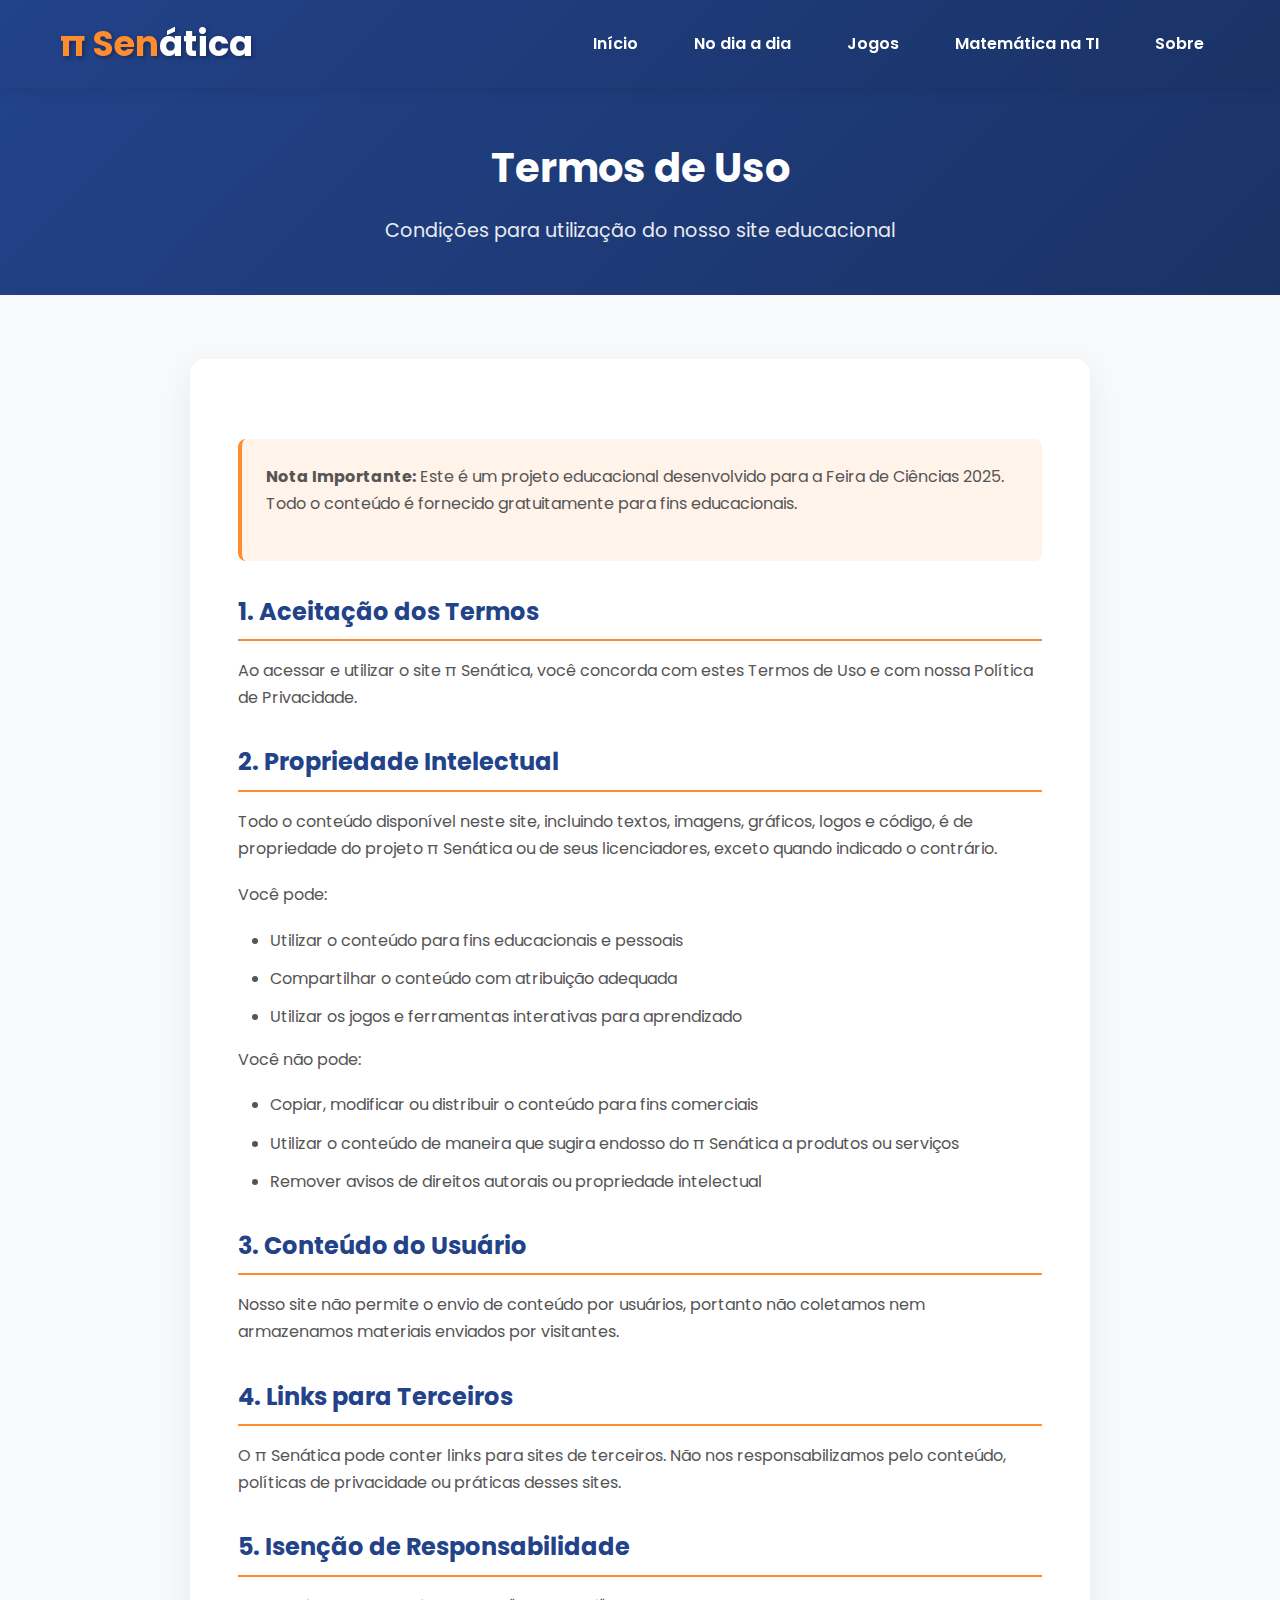
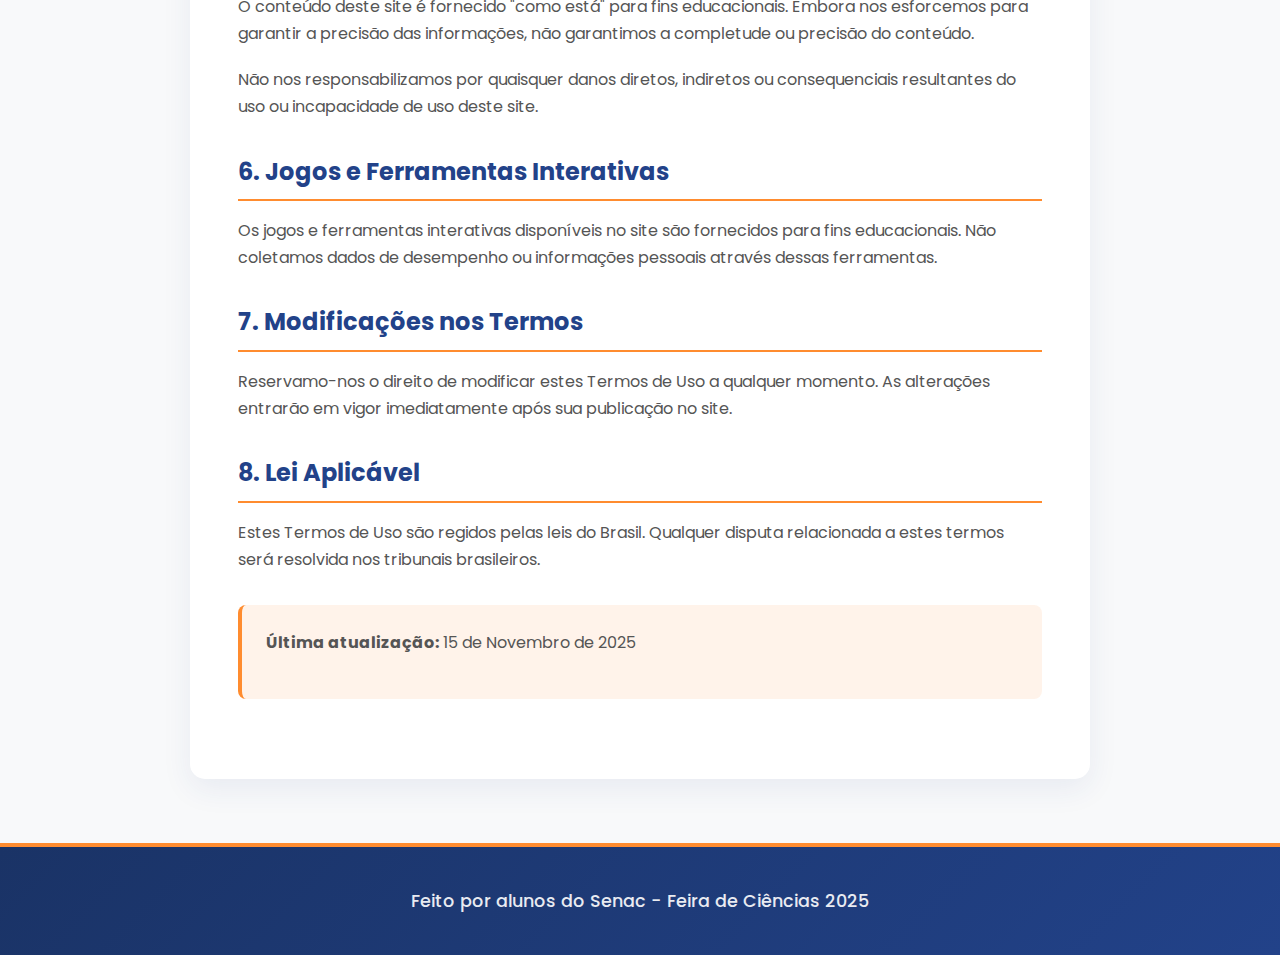
<file: paginas/termo-uso.html>
<!DOCTYPE html>
<html lang="pt-BR">
<head>
    <meta charset="UTF-8">
    <meta name="viewport" content="width=device-width, initial-scale=1.0">
    <title>Termos de Uso - π Senática</title>
    <link href="https://fonts.googleapis.com/css2?family=Poppins:wght@400;600;700&display=swap" rel="stylesheet">
    <link rel="stylesheet" href="https://cdnjs.cloudflare.com/ajax/libs/font-awesome/6.0.0-beta3/css/all.min.css">
    <style>
        /* ===== VARIÁVEIS CSS PRINCIPAIS ===== */
        :root {
            --primary-blue: #224289;
            --accent-orange: #FF8C2F;
            --footer-blue: #1A3366;
            --background-white: #FFFFFF;
            --body-background: #F8F9FA;
            --text-light-gray: #555555;
            --font-primary: 'Poppins', sans-serif;
        }

        /* ===== ESTILOS GERAIS ===== */
        * {
            margin: 0;
            padding: 0;
            box-sizing: border-box;
        }

        body {
            font-family: var(--font-primary);
            background-color: var(--body-background);
            color: var(--text-light-gray);
            line-height: 1.6;
        }

        .container {
            max-width: 1200px;
            margin: 0 auto;
            padding: 0 20px;
        }

        /* ===== HEADER ===== */
        .main-header {
            background: linear-gradient(135deg, var(--primary-blue), var(--footer-blue));
            padding: 1rem 0;
            box-shadow: 0 2px 15px rgba(0,0,0,0.1);
            position: sticky;
            top: 0;
            z-index: 999;
        }

        .header-content {
            display: flex;
            justify-content: space-between;
            align-items: center;
        }

        .logo {
            font-size: 2.2rem;
            font-weight: 700;
            color: var(--background-white);
            text-shadow: 2px 2px 4px rgba(0,0,0,0.3);
        }

        .logo-pi {
            color: var(--accent-orange);
            font-weight: 700;
        }

        .main-nav ul {
            display: flex;
            list-style: none;
            gap: 1.5rem;
        }

        .main-nav a {
            color: var(--background-white);
            text-decoration: none;
            font-weight: 600;
            transition: all 0.3s ease;
            padding: 0.5rem 1rem;
            border-radius: 8px;
            font-size: 1rem;
        }

        .main-nav a:hover,
        .main-nav a:focus {
            color: var(--accent-orange);
            background: rgba(255,255,255,0.1);
            transform: translateY(-2px);
            outline: 2px solid var(--accent-orange);
        }

        .main-nav a.active {
            background: rgba(255,255,255,0.2);
            color: var(--accent-orange);
        }

        /* ===== CONTEÚDO DA PÁGINA ===== */
        .page-hero {
            background: linear-gradient(135deg, var(--primary-blue), var(--footer-blue));
            color: var(--background-white);
            padding: 3rem 0;
            text-align: center;
        }

        .page-hero h1 {
            font-size: 2.5rem;
            font-weight: 700;
            margin-bottom: 1rem;
        }

        .page-hero p {
            font-size: 1.2rem;
            opacity: 0.9;
            max-width: 600px;
            margin: 0 auto;
        }

        .content-section {
            padding: 4rem 0;
            background: var(--body-background);
        }

        .terms-content {
            background: var(--background-white);
            border-radius: 15px;
            padding: 3rem;
            box-shadow: 0 10px 30px rgba(34, 66, 137, 0.08);
            max-width: 900px;
            margin: 0 auto;
        }

        .terms-content h2 {
            color: var(--primary-blue);
            margin: 2rem 0 1rem;
            font-size: 1.5rem;
            border-bottom: 2px solid var(--accent-orange);
            padding-bottom: 0.5rem;
        }

        .terms-content h2:first-child {
            margin-top: 0;
        }

        .terms-content p {
            margin-bottom: 1.2rem;
            line-height: 1.7;
        }

        .terms-content ul {
            margin: 1rem 0 1rem 2rem;
        }

        .terms-content li {
            margin-bottom: 0.8rem;
            line-height: 1.6;
        }

        .important-note {
            background: rgba(255, 140, 47, 0.1);
            padding: 1.5rem;
            border-radius: 8px;
            margin: 2rem 0;
            border-left: 4px solid var(--accent-orange);
        }

        /* ===== FOOTER ===== */
        .main-footer {
            background: linear-gradient(135deg, var(--footer-blue), var(--primary-blue));
            color: var(--background-white);
            padding: 2.5rem 0;
            text-align: center;
            border-top: 4px solid var(--accent-orange);
        }

        .footer-text {
            font-size: 1.1rem;
            opacity: 0.9;
            font-weight: 500;
        }

        /* ===== RESPONSIVIDADE ===== */
        @media (max-width: 768px) {
            .header-content {
                flex-direction: column;
                gap: 1.5rem;
            }
            
            .main-nav ul {
                flex-wrap: wrap;
                justify-content: center;
                gap: 1rem;
            }
            
            .page-hero h1 {
                font-size: 2rem;
            }
            
            .terms-content {
                padding: 2rem;
            }
        }

        @media (max-width: 480px) {
            .page-hero h1 {
                font-size: 1.8rem;
            }
            
            .terms-content {
                padding: 1.5rem;
            }
        }
    </style>
</head>
<body>
    <header class="main-header">
        <div class="container header-content">
            <h1 class="logo">
                <a href="../index.html" style="text-decoration: none; color: inherit;">
                    <span class="logo-pi">π Sen</span>ática
                </a>
            </h1>
            <nav class="main-nav">
                <ul>
                    <li><a href="../index.html">Início</a></li>
                    <li><a href="paginas/dia-a-dia.html">No dia a dia</a></li>
                    <li><a href="jogos/jogos.html">Jogos</a></li>
                    <li><a href="paginas/matematica-ti.html">Matemática na TI</a></li>
                    <li><a href="paginas/sobre.html">Sobre</a></li>
                </ul>
            </nav>
        </div>
    </header>

    <main>
        <section class="page-hero">
            <div class="container">
                <h1>Termos de Uso</h1>
                <p>Condições para utilização do nosso site educacional</p>
            </div>
        </section>

        <section class="content-section">
            <div class="container">
                <div class="terms-content">
                    <div class="important-note">
                        <p><strong>Nota Importante:</strong> Este é um projeto educacional desenvolvido para a Feira de Ciências 2025. Todo o conteúdo é fornecido gratuitamente para fins educacionais.</p>
                    </div>

                    <h2>1. Aceitação dos Termos</h2>
                    <p>Ao acessar e utilizar o site π Senática, você concorda com estes Termos de Uso e com nossa Política de Privacidade.</p>

                    <h2>2. Propriedade Intelectual</h2>
                    <p>Todo o conteúdo disponível neste site, incluindo textos, imagens, gráficos, logos e código, é de propriedade do projeto π Senática ou de seus licenciadores, exceto quando indicado o contrário.</p>
                    <p>Você pode:</p>
                    <ul>
                        <li>Utilizar o conteúdo para fins educacionais e pessoais</li>
                        <li>Compartilhar o conteúdo com atribuição adequada</li>
                        <li>Utilizar os jogos e ferramentas interativas para aprendizado</li>
                    </ul>
                    <p>Você não pode:</p>
                    <ul>
                        <li>Copiar, modificar ou distribuir o conteúdo para fins comerciais</li>
                        <li>Utilizar o conteúdo de maneira que sugira endosso do π Senática a produtos ou serviços</li>
                        <li>Remover avisos de direitos autorais ou propriedade intelectual</li>
                    </ul>

                    <h2>3. Conteúdo do Usuário</h2>
                    <p>Nosso site não permite o envio de conteúdo por usuários, portanto não coletamos nem armazenamos materiais enviados por visitantes.</p>

                    <h2>4. Links para Terceiros</h2>
                    <p>O π Senática pode conter links para sites de terceiros. Não nos responsabilizamos pelo conteúdo, políticas de privacidade ou práticas desses sites.</p>

                    <h2>5. Isenção de Responsabilidade</h2>
                    <p>O conteúdo deste site é fornecido "como está" para fins educacionais. Embora nos esforcemos para garantir a precisão das informações, não garantimos a completude ou precisão do conteúdo.</p>
                    <p>Não nos responsabilizamos por quaisquer danos diretos, indiretos ou consequenciais resultantes do uso ou incapacidade de uso deste site.</p>

                    <h2>6. Jogos e Ferramentas Interativas</h2>
                    <p>Os jogos e ferramentas interativas disponíveis no site são fornecidos para fins educacionais. Não coletamos dados de desempenho ou informações pessoais através dessas ferramentas.</p>

                    <h2>7. Modificações nos Termos</h2>
                    <p>Reservamo-nos o direito de modificar estes Termos de Uso a qualquer momento. As alterações entrarão em vigor imediatamente após sua publicação no site.</p>

                    <h2>8. Lei Aplicável</h2>
                    <p>Estes Termos de Uso são regidos pelas leis do Brasil. Qualquer disputa relacionada a estes termos será resolvida nos tribunais brasileiros.</p>


                    <div class="important-note">
                        <p><strong>Última atualização:</strong> 15 de Novembro de 2025</p>
                    </div>
                </div>
            </div>
        </section>
    </main>

    <footer class="main-footer">
        <div class="container footer-text">
            <p>Feito por alunos do Senac - Feira de Ciências 2025</p>
        </div>
    </footer>
</body>
</html>
</file>
<file: styles.css>
/* Reset e configurações globais */
:root {
    --primary-blue: #224289;
    --accent-orange: #FF8C2F;
    --footer-blue: #1A3366;
    --background-white: #FFFFFF;
    --body-background: #F8F9FA;
    --text-light-gray: #555555;
    --font-primary: 'Poppins', sans-serif;
}

* {
    margin: 0;
    padding: 0;
    box-sizing: border-box;
}

body {
    font-family: var(--font-primary);
    line-height: 1.6;
    color: var(--text-light-gray);
    background: var(--body-background);
    min-height: 100vh;
}

.container {
    max-width: 1200px;
    margin: 0 auto;
    padding: 0 20px;
}

/* Header - Cores oficiais */
.main-header {
    background: linear-gradient(135deg, var(--primary-blue), var(--footer-blue));
    padding: 1rem 0;
    box-shadow: 0 2px 15px rgba(0,0,0,0.1);
    position: sticky;
    top: 0;
    z-index: 1000;
}

.header-content {
    display: flex;
    justify-content: space-between;
    align-items: center;
}

.logo {
    font-size: 2.2rem;
    font-weight: 700;
    color: var(--background-white);
    text-shadow: 2px 2px 4px rgba(0,0,0,0.3);
}

.logo-pi {
    color: var(--accent-orange);
    font-weight: 700;
}

.main-nav ul {
    display: flex;
    list-style: none;
    gap: 1.5rem;
}

.main-nav a {
    color: var(--background-white);
    text-decoration: none;
    font-weight: 600;
    transition: all 0.3s ease;
    padding: 0.5rem 1rem;
    border-radius: 8px;
    font-size: 1rem;
}

.main-nav a:hover {
    color: var(--accent-orange);
    background: rgba(255,255,255,0.1);
    transform: translateY(-2px);
}

/* Hero Section - Cores oficiais */
.hero-section {
    background: linear-gradient(135deg, var(--primary-blue), var(--footer-blue));
    color: var(--background-white);
    padding: 5rem 0;
    position: relative;
    overflow: hidden;
}

.hero-content-wrapper {
    display: grid;
    grid-template-columns: 1fr 1fr;
    gap: 3rem;
    align-items: center;
}

.hero-text-content h1 {
    font-size: 2.8rem;
    font-weight: 700;
    margin-bottom: 1.5rem;
    line-height: 1.2;
    text-shadow: 2px 2px 4px rgba(0,0,0,0.3);
    color: var(--background-white);
}

.hero-text-content p {
    font-size: 1.3rem;
    margin-bottom: 2rem;
    opacity: 0.95;
    font-weight: 400;
    color: var(--background-white);
}

.btn-primary {
    display: inline-block;
    background: var(--accent-orange);
    color: var(--background-white);
    padding: 14px 35px;
    border-radius: 50px;
    text-decoration: none;
    font-weight: 700;
    transition: all 0.3s ease;
    border: none;
    cursor: pointer;
    font-size: 1.1rem;
    box-shadow: 0 4px 15px rgba(255, 140, 47, 0.3);
}

.btn-primary:hover {
    background: #e67e22;
    transform: translateY(-3px);
    box-shadow: 0 8px 25px rgba(255, 140, 47, 0.4);
}

.btn-game {
    display: inline-block;
    background: var(--accent-orange);
    color: var(--background-white);
    padding: 12px 30px;
    border-radius: 25px;
    text-decoration: none;
    font-weight: 600;
    transition: background-color 0.3s ease;
    border: none;
    cursor: pointer;
}

.btn-game:hover {
    background: #e67e22;
    color: var(--background-white);
}

/* Hero Graphics - Cores oficiais */
.hero-graphic-placeholder {
    position: relative;
    height: 300px;
    background: rgba(255,255,255,0.15);
    border-radius: 20px;
    backdrop-filter: blur(10px);
    border: 2px solid rgba(255,255,255,0.2);
}

.graphic-line {
    position: absolute;
    background: linear-gradient(90deg, transparent, rgba(255,255,255,0.6), transparent);
}

.top-left {
    top: 20%;
    left: 10%;
    width: 60%;
    height: 3px;
    transform: rotate(-45deg);
}

.top-right {
    top: 30%;
    right: 10%;
    width: 50%;
    height: 3px;
    transform: rotate(45deg);
}

.bottom-left {
    bottom: 20%;
    left: 15%;
    width: 55%;
    height: 3px;
    transform: rotate(45deg);
}

.bottom-right {
    bottom: 30%;
    right: 15%;
    width: 45%;
    height: 3px;
    transform: rotate(-45deg);
}

/* Features Section - Cards na mesma linha */
.features-section {
    padding: 4rem 0;
    background: var(--background-white);
}

.cards-grid {
    display: grid;
    grid-template-columns: repeat(4, 1fr); /* 4 colunas fixas para manter na mesma linha */
    gap: 2rem;
    margin-top: 2rem;
}

.card-link {
    text-decoration: none;
    color: inherit;
    transition: transform 0.3s ease;
}

.card-link:hover {
    transform: scale(1.05);
}

.card {
    background: var(--background-white);
    padding: 2.5rem 1rem;
    border-radius: 15px;
    text-align: center;
    box-shadow: 0 8px 25px rgba(34, 66, 137, 0.1);
    transition: all 0.3s ease;
    border: 1px solid #e9ecef;
    position: relative;
    overflow: hidden;
    height: 100%;
    display: flex;
    flex-direction: column;
    align-items: center;
    justify-content: center;
}

.card::before {
    content: '';
    position: absolute;
    top: 0;
    left: 0;
    width: 100%;
    height: 4px;
    background: linear-gradient(90deg, var(--primary-blue), var(--accent-orange));
}

.card:hover {
    transform: translateY(-8px);
    box-shadow: 0 15px 35px rgba(34, 66, 137, 0.15);
}

.card .icon {
    font-size: 3rem;
    margin-bottom: 1.2rem;
    background: linear-gradient(135deg, var(--primary-blue), var(--footer-blue));
    -webkit-background-clip: text;
    -webkit-text-fill-color: transparent;
    background-clip: text;
}

.card span {
    font-size: 1.3rem;
    font-weight: 700;
    color: var(--primary-blue);
    display: block;
}

/* Footer - Cores oficiais */
.main-footer {
    background: linear-gradient(135deg, var(--footer-blue), var(--primary-blue));
    color: var(--background-white);
    padding: 2.5rem 0;
    text-align: center;
    border-top: 4px solid var(--accent-orange);
}

.footer-text {
    font-size: 1.1rem;
    opacity: 0.9;
    font-weight: 500;
    color: var(--background-white);
}

/* Responsividade - Ajustes para manter os cards na mesma linha quando possível */
@media (max-width: 1200px) {
    .cards-grid {
        grid-template-columns: repeat(2, 1fr); /* 2 colunas em tablets */
        gap: 2rem;
    }
}

@media (max-width: 768px) {
    .header-content {
        flex-direction: column;
        gap: 1.5rem;
        text-align: center;
    }

    .main-nav ul {
        flex-wrap: wrap;
        justify-content: center;
        gap: 1rem;
    }

    .hero-content-wrapper {
        grid-template-columns: 1fr;
        text-align: center;
        gap: 2rem;
    }

    .hero-text-content h1 {
        font-size: 2.2rem;
    }

    .hero-text-content p {
        font-size: 1.1rem;
    }

    .hero-graphic-placeholder {
        height: 200px;
        margin: 0 auto;
        max-width: 400px;
    }

    .cards-grid {
        grid-template-columns: 1fr; /* 1 coluna em mobile */
        gap: 1.5rem;
    }
}

@media (max-width: 480px) {
    .logo {
        font-size: 1.8rem;
    }

    .main-nav ul {
        flex-direction: column;
        gap: 0.8rem;
    }

    .main-nav a {
        display: block;
        padding: 0.8rem;
    }

    .hero-text-content h1 {
        font-size: 1.9rem;
    }

    .btn-primary {
        padding: 12px 28px;
        font-size: 1rem;
    }

    .card {
        padding: 2rem 1rem;
    }

    .card .icon {
        font-size: 2.5rem;
    }

    .card span {
        font-size: 1.1rem;
    }
}

/* Efeitos especiais para matemática */
.graphic-line {
    animation: pulse 3s ease-in-out infinite alternate;
}

@keyframes pulse {
    0% {
        opacity: 0.3;
    }
    100% {
        opacity: 0.7;
    }
}

/* Melhorias de acessibilidade */
@media (prefers-reduced-motion: reduce) {
    .graphic-line {
        animation: none;
    }
    
    .card:hover,
    .btn-primary:hover,
    .main-nav a:hover {
        transform: none;
    }
}
</file>
